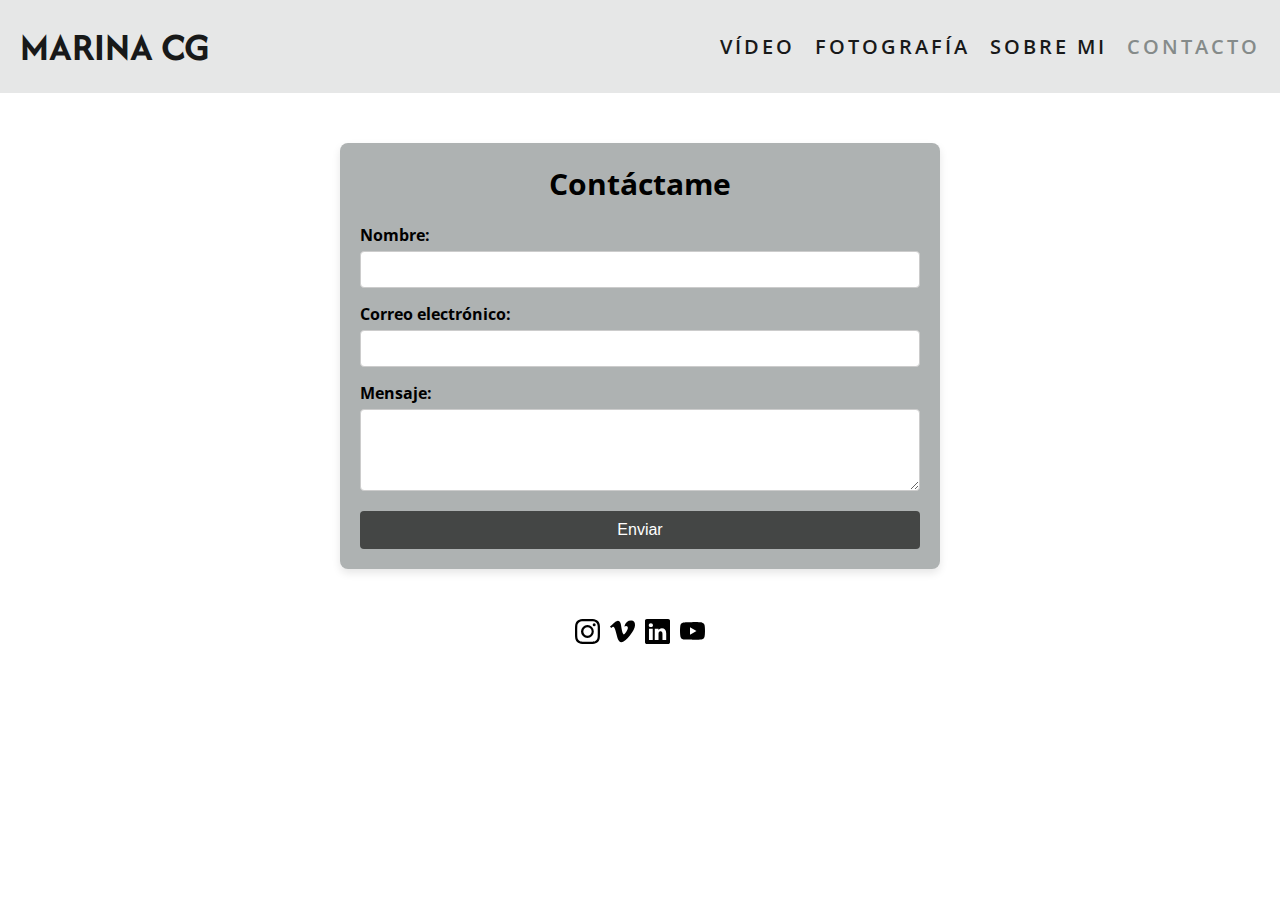
<file: contacto.html>
<!DOCTYPE html>
<html lang="en">

<head>
    <meta charset="UTF-8">
    <meta name="viewport" content="width=device-width, initial-scale=1.0">
    <title>Contacto</title>
    <link rel="stylesheet" href="css/contacto.css">
    <script src="js/contacto.js" defer></script>
    <link rel="preconnect" href="https://fonts.googleapis.com">
    <link rel="preconnect" href="https://fonts.gstatic.com" crossorigin>
    <link href="https://fonts.googleapis.com/css2?family=Open+Sans:ital,wght@0,300..800;1,300..800&display=swap"
        rel="stylesheet">
    <link rel="preconnect" href="https://fonts.googleapis.com">
    <link rel="preconnect" href="https://fonts.gstatic.com" crossorigin>
    <link href="https://fonts.googleapis.com/css2?family=Afacad+Flux:wght@100..1000&display=swap" rel="stylesheet">
</head>

<body>


    <header class="Header">
        <h1 class="Header-h1">
            <a href="index.html" title="Marina CG" class="Header-a">Marina CG</a>
        </h1>

        <button class="Header-button">
            <svg xmlns="http://www.w3.org/2000/svg" width="16" height="16" fill="currentColor" class="Header-svg"
                viewBox="0 0 16 16">
                <path fill-rule="evenodd"
                    d="M2.5 12a.5.5 0 0 1 .5-.5h10a.5.5 0 0 1 0 1H3a.5.5 0 0 1-.5-.5m0-4a.5.5 0 0 1 .5-.5h10a.5.5 0 0 1 0 1H3a.5.5 0 0 1-.5-.5m0-4a.5.5 0 0 1 .5-.5h10a.5.5 0 0 1 0 1H3a.5.5 0 0 1-.5-.5" />
            </svg>
        </button>

        <nav class="Header-nav Nav">
            <ul class="Nav-ul">
                <li class="Nav-li">
                    <a href="video.html" title="video" class="Nav-a ">Vídeo</a>
                </li>
                <li class="Nav-li">
                    <div class="Foto-div">
                        <a href="fotografia.html" title="fotografía" class="Nav-a  Foto">fotografía</a>
                        <svg xmlns="http://www.w3.org/2000/svg" width="16" height="16" fill="currentColor"
                            class="Foto-svg" viewBox="0 0 16 16">
                            <path
                                d="M7.247 11.14 2.451 5.658C1.885 5.013 2.345 4 3.204 4h9.592a1 1 0 0 1 .753 1.659l-4.796 5.48a1 1 0 0 1-1.506 0z" />
                        </svg>
                    </div>
                    <ul class="Foto-ul">
                        <li class="Foto-li">
                            <a href="gastronomia.html" title="Gastronomía" class="Foto-a">Gastronomía</a>
                        </li>
                        <li class="Foto-li">
                            <a href="espectaculos.html" title="Espectáculos" class="Foto-a">Espectáculos</a>
                        </li>
                        <li class="Foto-li">
                            <a href="urban.html" title="Urban" class="Foto-a">Urban</a>
                        </li>
                        <li class="Foto-li">
                            <a href="retrato.html" title="Retrato" class="Foto-a">Retrato</a>
                        </li>
                        <li class="Foto-li">
                            <a href="viajes.html" title="Viajes" class="Foto-a">Viajes</a>
                        </li>
                        <li class="Foto-li">
                            <a href="fotoFija.html" title="Foto fija" class="Foto-a">Foto fija</a>
                        </li>
                    </ul>
                </li>
                <li class="Nav-li">
                    <a href="sobreMi.html" title="Sobre mi" class="Nav-a">Sobre mi</a>
                </li>
                <li class="Nav-li">
                    <a href="contacto.html" title="Contacto" class="Nav-a Nav-a--color">Contacto</a>
                </li>
            </ul>
        </nav>
    </header>

    <main class="Main">

        <div class="Formulario">
            <h2 class="Formulario-h2">Contáctame</h2>
            <form action="" method="">
                <label class="Formulario-label" for="name">Nombre:</label>
                <input class="Formulario-input" type="text" id="name" name="name" required>

                <label class="Formulario-label" for="email">Correo electrónico:</label>
                <input class="Formulario-input" type="email" id="email" name="email" required>

                <label class="Formulario-label" for="message">Mensaje:</label>
                <textarea class="Formulario-textArea" id="message" name="message" rows="4" required></textarea>

                <button class="Formulario-btn" type="submit">Enviar</button>
            </form>
        </div>

    </main>

    <footer class="Footer">

        <div class="Footer-redes Redes">
            <a href="https://www.instagram.com/marinacg.visuals?utm_source=qr&igsh=ZmxsODBqcGFlZzQ=" target="_blank"
                rel="noopener noreferrer" title="Instagram" class="Redes-a">
                <svg xmlns="http://www.w3.org/2000/svg" width="16" height="16" fill="currentColor" class=""
                    viewBox="0 0 16 16">
                    <path
                        d="M8 0C5.829 0 5.556.01 4.703.048 3.85.088 3.269.222 2.76.42a3.9 3.9 0 0 0-1.417.923A3.9 3.9 0 0 0 .42 2.76C.222 3.268.087 3.85.048 4.7.01 5.555 0 5.827 0 8.001c0 2.172.01 2.444.048 3.297.04.852.174 1.433.372 1.942.205.526.478.972.923 1.417.444.445.89.719 1.416.923.51.198 1.09.333 1.942.372C5.555 15.99 5.827 16 8 16s2.444-.01 3.298-.048c.851-.04 1.434-.174 1.943-.372a3.9 3.9 0 0 0 1.416-.923c.445-.445.718-.891.923-1.417.197-.509.332-1.09.372-1.942C15.99 10.445 16 10.173 16 8s-.01-2.445-.048-3.299c-.04-.851-.175-1.433-.372-1.941a3.9 3.9 0 0 0-.923-1.417A3.9 3.9 0 0 0 13.24.42c-.51-.198-1.092-.333-1.943-.372C10.443.01 10.172 0 7.998 0zm-.717 1.442h.718c2.136 0 2.389.007 3.232.046.78.035 1.204.166 1.486.275.373.145.64.319.92.599s.453.546.598.92c.11.281.24.705.275 1.485.039.843.047 1.096.047 3.231s-.008 2.389-.047 3.232c-.035.78-.166 1.203-.275 1.485a2.5 2.5 0 0 1-.599.919c-.28.28-.546.453-.92.598-.28.11-.704.24-1.485.276-.843.038-1.096.047-3.232.047s-2.39-.009-3.233-.047c-.78-.036-1.203-.166-1.485-.276a2.5 2.5 0 0 1-.92-.598 2.5 2.5 0 0 1-.6-.92c-.109-.281-.24-.705-.275-1.485-.038-.843-.046-1.096-.046-3.233s.008-2.388.046-3.231c.036-.78.166-1.204.276-1.486.145-.373.319-.64.599-.92s.546-.453.92-.598c.282-.11.705-.24 1.485-.276.738-.034 1.024-.044 2.515-.045zm4.988 1.328a.96.96 0 1 0 0 1.92.96.96 0 0 0 0-1.92m-4.27 1.122a4.109 4.109 0 1 0 0 8.217 4.109 4.109 0 0 0 0-8.217m0 1.441a2.667 2.667 0 1 1 0 5.334 2.667 2.667 0 0 1 0-5.334" />
                </svg>
            </a>
            <a href="https://vimeo.com/user233237655" target="_blank" rel="noopener noreferrer" title="Vimeo"
                class="Redes-a">
                <svg xmlns="http://www.w3.org/2000/svg" width="16" height="16" fill="currentColor" class=""
                    viewBox="0 0 16 16">
                    <path
                        d="M15.992 4.204q-.106 2.334-3.262 6.393-3.263 4.243-5.522 4.243-1.4 0-2.367-2.583L3.55 7.523Q2.83 4.939 2.007 4.94q-.178.001-1.254.754L0 4.724a210 210 0 0 0 2.334-2.081q1.581-1.364 2.373-1.437 1.865-.185 2.298 2.553.466 2.952.646 3.666.54 2.447 1.186 2.445.5 0 1.508-1.587 1.006-1.587 1.077-2.415.144-1.37-1.077-1.37a3 3 0 0 0-1.185.261q1.183-3.86 4.508-3.756 2.466.075 2.324 3.2z" />
                </svg>
            </a>
            <a href="https://www.linkedin.com/in/marinacardonagallego/" target="_blank" rel="noopener noreferrer"
                title="Linkedin" class="Redes-a">
                <svg xmlns="http://www.w3.org/2000/svg" width="16" height="16" fill="currentColor" class=""
                    viewBox="0 0 16 16">
                    <path
                        d="M0 1.146C0 .513.526 0 1.175 0h13.65C15.474 0 16 .513 16 1.146v13.708c0 .633-.526 1.146-1.175 1.146H1.175C.526 16 0 15.487 0 14.854zm4.943 12.248V6.169H2.542v7.225zm-1.2-8.212c.837 0 1.358-.554 1.358-1.248-.015-.709-.52-1.248-1.342-1.248S2.4 3.226 2.4 3.934c0 .694.521 1.248 1.327 1.248zm4.908 8.212V9.359c0-.216.016-.432.08-.586.173-.431.568-.878 1.232-.878.869 0 1.216.662 1.216 1.634v3.865h2.401V9.25c0-2.22-1.184-3.252-2.764-3.252-1.274 0-1.845.7-2.165 1.193v.025h-.016l.016-.025V6.169h-2.4c.03.678 0 7.225 0 7.225z" />
                </svg>
            </a>
            <a href="https://www.youtube.com/@marinacardona1668" target="_blank" rel="noopener noreferrer"
                title="Youtube" class="Redes-a">
                <svg xmlns="http://www.w3.org/2000/svg" width="16" height="16" fill="currentColor" class="bi bi-youtube"
                    viewBox="0 0 16 16">
                    <path
                        d="M8.051 1.999h.089c.822.003 4.987.033 6.11.335a2.01 2.01 0 0 1 1.415 1.42c.101.38.172.883.22 1.402l.01.104.022.26.008.104c.065.914.073 1.77.074 1.957v.075c-.001.194-.01 1.108-.082 2.06l-.008.105-.009.104c-.05.572-.124 1.14-.235 1.558a2.01 2.01 0 0 1-1.415 1.42c-1.16.312-5.569.334-6.18.335h-.142c-.309 0-1.587-.006-2.927-.052l-.17-.006-.087-.004-.171-.007-.171-.007c-1.11-.049-2.167-.128-2.654-.26a2.01 2.01 0 0 1-1.415-1.419c-.111-.417-.185-.986-.235-1.558L.09 9.82l-.008-.104A31 31 0 0 1 0 7.68v-.123c.002-.215.01-.958.064-1.778l.007-.103.003-.052.008-.104.022-.26.01-.104c.048-.519.119-1.023.22-1.402a2.01 2.01 0 0 1 1.415-1.42c.487-.13 1.544-.21 2.654-.26l.17-.007.172-.006.086-.003.171-.007A100 100 0 0 1 7.858 2zM6.4 5.209v4.818l4.157-2.408z" />
                </svg>
            </a>

        </div>


    </footer>

</body>

</html>
</file>
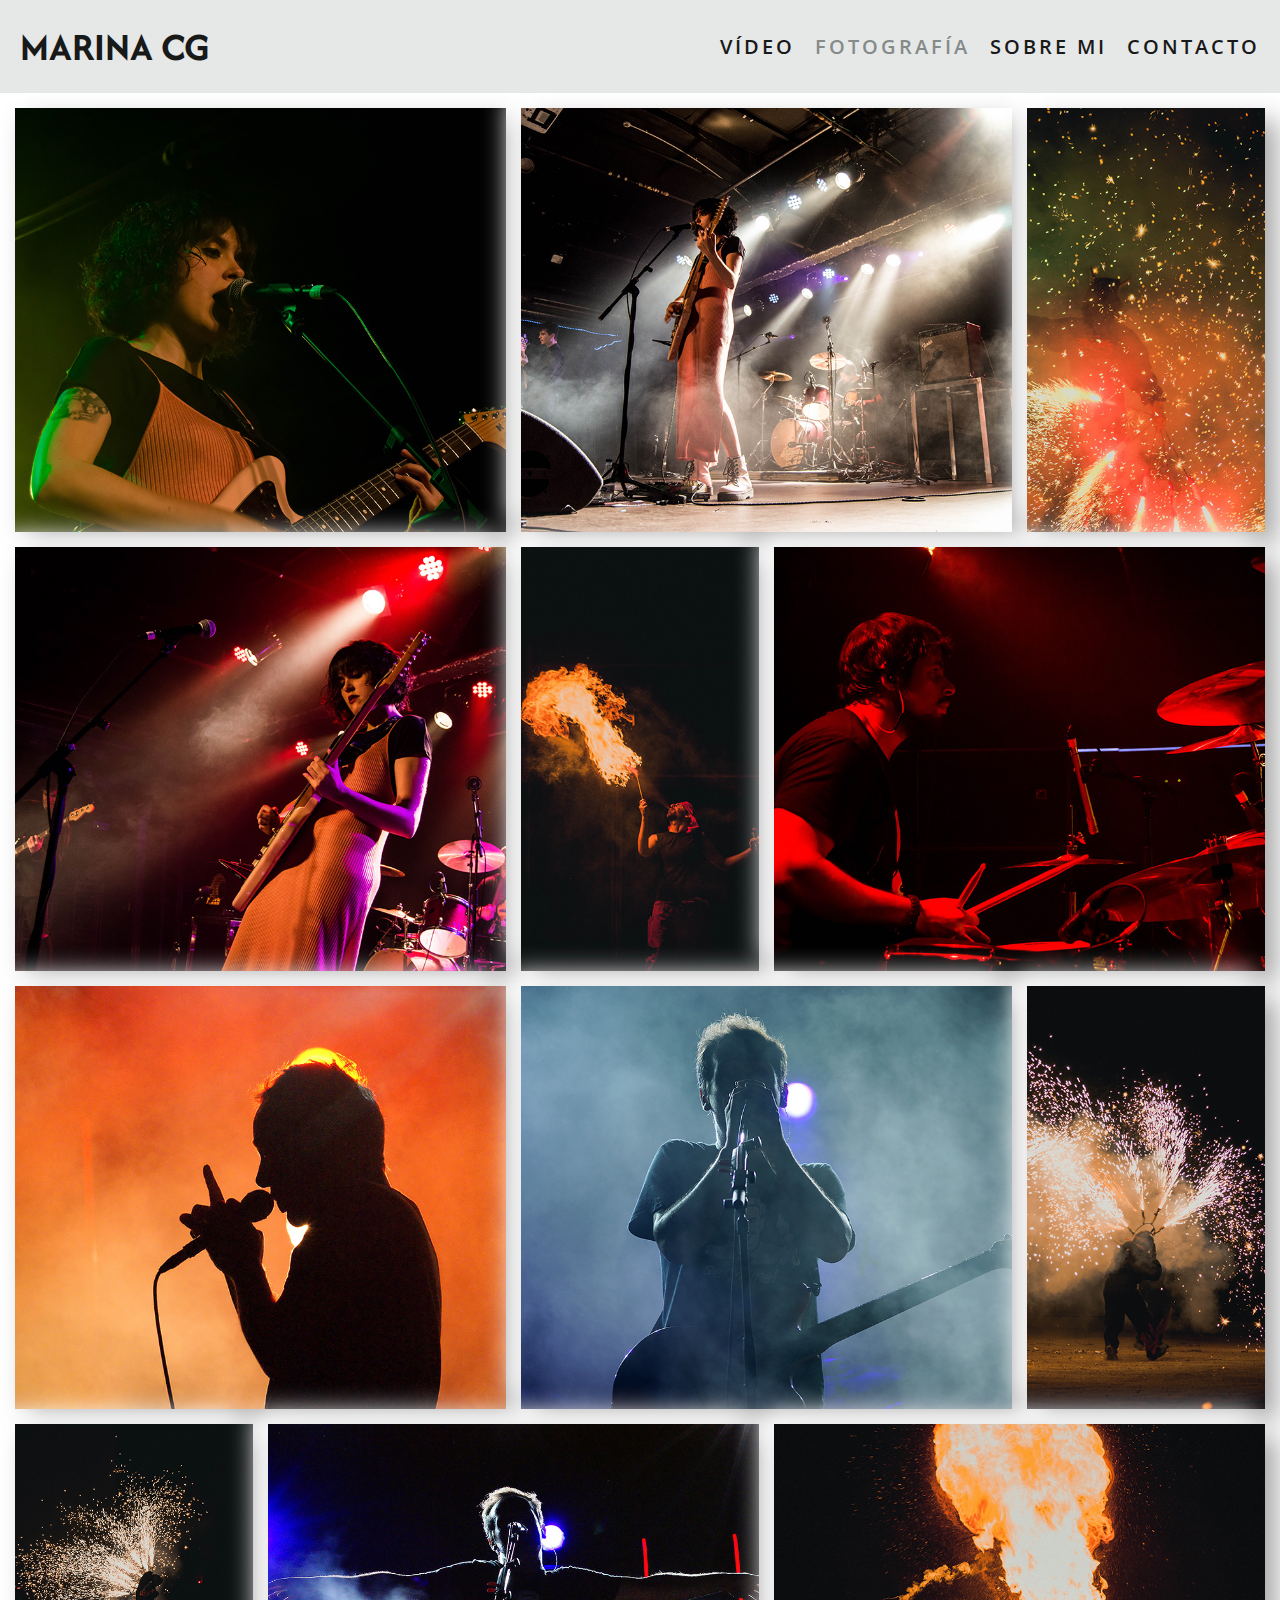
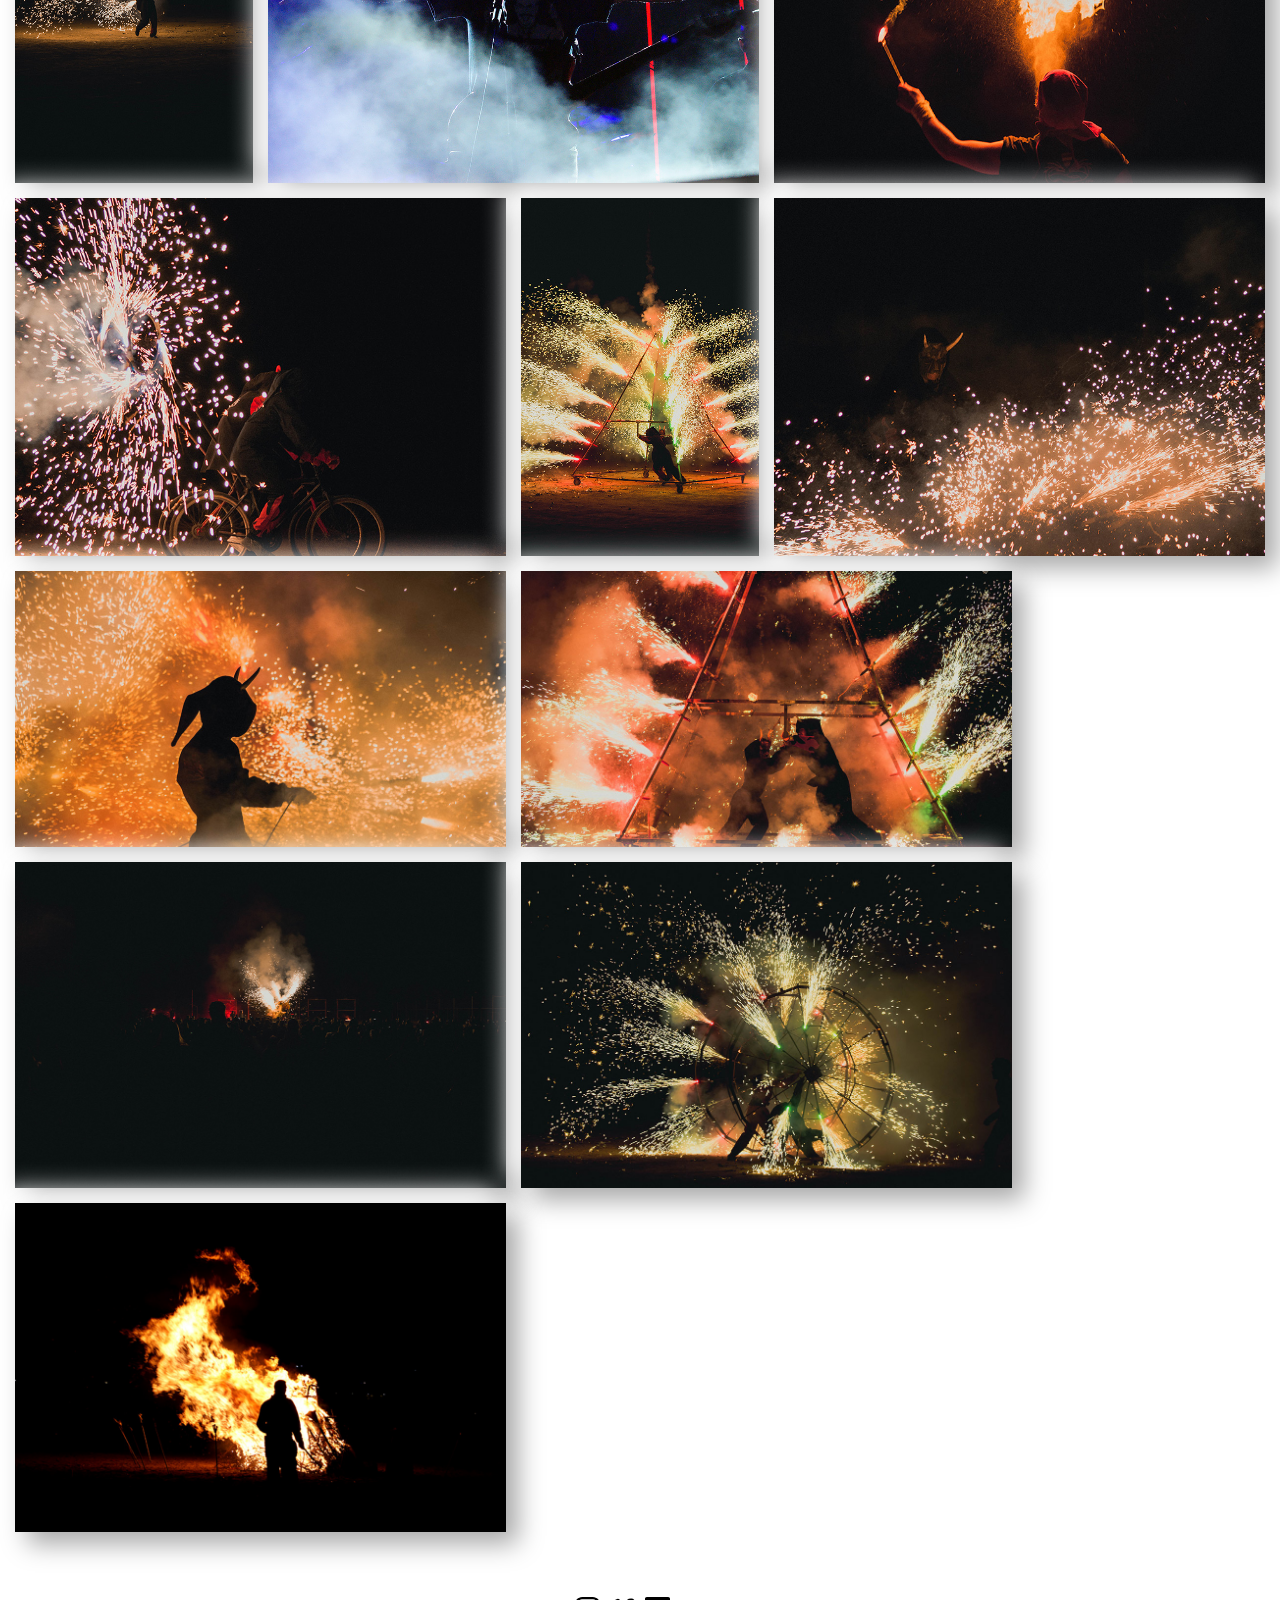
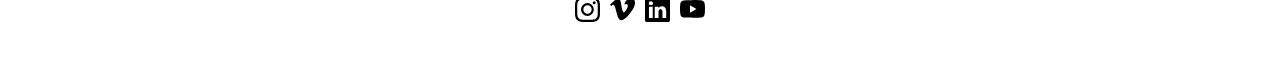
<file: espectaculos.html>
<!DOCTYPE html>
<html lang="en">

<head>
    <meta charset="UTF-8">
    <meta name="viewport" content="width=device-width, initial-scale=1.0">
    <title>Espectaculos</title>
    <link rel="stylesheet" href="css/espectaculos.css">
    <script src="js/espectaculos.js" defer></script>
    <link rel="preconnect" href="https://fonts.googleapis.com">
    <link rel="preconnect" href="https://fonts.gstatic.com" crossorigin>
    <link href="https://fonts.googleapis.com/css2?family=Open+Sans:ital,wght@0,300..800;1,300..800&display=swap"
        rel="stylesheet">
    <link rel="preconnect" href="https://fonts.googleapis.com">
    <link rel="preconnect" href="https://fonts.gstatic.com" crossorigin>
    <link href="https://fonts.googleapis.com/css2?family=Afacad+Flux:wght@100..1000&display=swap" rel="stylesheet">
</head>

<body>


    <header class="Header">
        <h1 class="Header-h1">
            <a href="index.html" title="Marina CG" class="Header-a">Marina CG</a>
        </h1>

        <button class="Header-button">
            <svg xmlns="http://www.w3.org/2000/svg" width="16" height="16" fill="currentColor" class="Header-svg"
                viewBox="0 0 16 16">
                <path fill-rule="evenodd"
                    d="M2.5 12a.5.5 0 0 1 .5-.5h10a.5.5 0 0 1 0 1H3a.5.5 0 0 1-.5-.5m0-4a.5.5 0 0 1 .5-.5h10a.5.5 0 0 1 0 1H3a.5.5 0 0 1-.5-.5m0-4a.5.5 0 0 1 .5-.5h10a.5.5 0 0 1 0 1H3a.5.5 0 0 1-.5-.5" />
            </svg>

        </button>

        <nav class="Header-nav Nav">
            <ul class="Nav-ul">
                <li class="Nav-li">
                    <a href="video.html" title="video" class="Nav-a">Vídeo</a>
                </li>
                <li class="Nav-li">
                    <div class="Foto-div">
                        <a href="fotografia.html" title="fotografía" class="Nav-a Nav-a--color Foto">fotografía</a>
                        <svg xmlns="http://www.w3.org/2000/svg" width="16" height="16" fill="currentColor"
                            class="Foto-svg" viewBox="0 0 16 16">
                            <path
                                d="M7.247 11.14 2.451 5.658C1.885 5.013 2.345 4 3.204 4h9.592a1 1 0 0 1 .753 1.659l-4.796 5.48a1 1 0 0 1-1.506 0z" />
                        </svg>
                    </div>
                    <ul class="Foto-ul">
                        <li class="Foto-li">
                            <a href="gastronomia.html" title="Gastronomía" class="Foto-a">Gastronomía</a>
                        </li>
                        <li class="Foto-li">
                            <a href="espectaculos.html" title="Espectáculos" class="Foto-a">Espectáculos</a>
                        </li>
                        <li class="Foto-li">
                            <a href="urban.html" title="Urban" class="Foto-a">Urban</a>
                        </li>
                        <li class="Foto-li">
                            <a href="retrato.html" title="Retrato" class="Foto-a">Retrato</a>
                        </li>
                        <li class="Foto-li">
                            <a href="viajes.html" title="Viajes" class="Foto-a">Viajes</a>
                        </li>
                        <li class="Foto-li">
                            <a href="fotoFija.html" title="Foto fija" class="Foto-a">Foto fija</a>
                        </li>
                    </ul>
                </li>
                <li class="Nav-li">
                    <a href="sobreMi.html" title="Sobre mi" class="Nav-a">Sobre mi</a>
                </li>
                <li class="Nav-li">
                    <a href="contacto.html" title="Contacto" class="Nav-a">Contacto</a>
                </li>
            </ul>
        </nav>
    </header>

    <main class="Main">
        <section class="Section">

            <img src="assets/espectaculos/DSC0015.jpg" alt="cantante primer plano" class="Section-imgY">
            <img src="assets/espectaculos/DSC0053.jpg" alt="cantante desde abajo" class="Section-imgY">
            <img src="assets/espectaculos/DSC02938v.jpg" alt="senyors del foc" class="Section-imgX">
            <img src="assets/espectaculos/DSC0165.jpg" alt="solo bajo" class="Section-imgY">
            <img src="assets/espectaculos/DSC02944v.jpg" alt="fuego" class="Section-imgX">
            <img src="assets/espectaculos/DSC0187.jpg" alt="bateria" class="Section-imgY">
            <img loading="lazy" src="assets/espectaculos/DSC00589copiaflickr.jpg" alt="cantante hombre"
                class="Section-imgY">
            <img loading="lazy" src="assets/espectaculos/DSC00639copia.jpg" alt="Santi" class="Section-imgY">
            <img loading="lazy" src="assets/espectaculos/DSC02969v.jpg" alt="fuego en la cabeza" class="Section-imgX">
            <img loading="lazy" src="assets/espectaculos/DSC0044v.jpg" alt="fuego en la espalda" class="Section-imgX">
            <img loading="lazy" src="assets/espectaculos/DSC00688copia.jpg" alt="santi brazos abiertos"
                class="Section-imgY">
            <img loading="lazy" src="assets/espectaculos/DSC02879.jpg" alt="escupir fuego" class="Section-imgY">
            <img loading="lazy" src="assets/espectaculos/DSC02881.jpg" alt="bicicleta en fuego" class="Section-imgY">
            <img loading="lazy" src="assets/espectaculos/DSC0057v.jpg" alt="piramide de fuego" class="Section-imgX">
            <img loading="lazy" src="assets/espectaculos/DSC02933.jpg" alt="diablo" class="Section-imgY">
            <img loading="lazy" src="assets/espectaculos/DSC02941.jpg" alt="diablo ardiendo" class="Section-imgY">
            <img loading="lazy" src="assets/espectaculos/DSC02963.jpg" alt="piramide en llamas" class="Section-imgY">
            <img loading="lazy" src="assets/espectaculos/DSC0028.jpg" alt="publico" class="Section-imgY">
            <img loading="lazy" src="assets/espectaculos/DSC0039.jpg" alt="rueda de fuego" class="Section-imgY">
            <img loading="lazy" src="assets/espectaculos/lifeburns.jpg" alt="fuego de San Juan" class="Section-imgY">

        </section>
    </main>

    <footer class="Footer">

        <div class="Footer-redes Redes">
            <a href="https://www.instagram.com/marinacg.visuals?utm_source=qr&igsh=ZmxsODBqcGFlZzQ=" target="_blank"
                rel="noopener noreferrer" title="Instagram" class="Redes-a">
                <svg xmlns="http://www.w3.org/2000/svg" width="16" height="16" fill="currentColor" class=""
                    viewBox="0 0 16 16">
                    <path
                        d="M8 0C5.829 0 5.556.01 4.703.048 3.85.088 3.269.222 2.76.42a3.9 3.9 0 0 0-1.417.923A3.9 3.9 0 0 0 .42 2.76C.222 3.268.087 3.85.048 4.7.01 5.555 0 5.827 0 8.001c0 2.172.01 2.444.048 3.297.04.852.174 1.433.372 1.942.205.526.478.972.923 1.417.444.445.89.719 1.416.923.51.198 1.09.333 1.942.372C5.555 15.99 5.827 16 8 16s2.444-.01 3.298-.048c.851-.04 1.434-.174 1.943-.372a3.9 3.9 0 0 0 1.416-.923c.445-.445.718-.891.923-1.417.197-.509.332-1.09.372-1.942C15.99 10.445 16 10.173 16 8s-.01-2.445-.048-3.299c-.04-.851-.175-1.433-.372-1.941a3.9 3.9 0 0 0-.923-1.417A3.9 3.9 0 0 0 13.24.42c-.51-.198-1.092-.333-1.943-.372C10.443.01 10.172 0 7.998 0zm-.717 1.442h.718c2.136 0 2.389.007 3.232.046.78.035 1.204.166 1.486.275.373.145.64.319.92.599s.453.546.598.92c.11.281.24.705.275 1.485.039.843.047 1.096.047 3.231s-.008 2.389-.047 3.232c-.035.78-.166 1.203-.275 1.485a2.5 2.5 0 0 1-.599.919c-.28.28-.546.453-.92.598-.28.11-.704.24-1.485.276-.843.038-1.096.047-3.232.047s-2.39-.009-3.233-.047c-.78-.036-1.203-.166-1.485-.276a2.5 2.5 0 0 1-.92-.598 2.5 2.5 0 0 1-.6-.92c-.109-.281-.24-.705-.275-1.485-.038-.843-.046-1.096-.046-3.233s.008-2.388.046-3.231c.036-.78.166-1.204.276-1.486.145-.373.319-.64.599-.92s.546-.453.92-.598c.282-.11.705-.24 1.485-.276.738-.034 1.024-.044 2.515-.045zm4.988 1.328a.96.96 0 1 0 0 1.92.96.96 0 0 0 0-1.92m-4.27 1.122a4.109 4.109 0 1 0 0 8.217 4.109 4.109 0 0 0 0-8.217m0 1.441a2.667 2.667 0 1 1 0 5.334 2.667 2.667 0 0 1 0-5.334" />
                </svg>
            </a>
            <a href="https://vimeo.com/user233237655" target="_blank" rel="noopener noreferrer" title="Vimeo"
                class="Redes-a">
                <svg xmlns="http://www.w3.org/2000/svg" width="16" height="16" fill="currentColor" class=""
                    viewBox="0 0 16 16">
                    <path
                        d="M15.992 4.204q-.106 2.334-3.262 6.393-3.263 4.243-5.522 4.243-1.4 0-2.367-2.583L3.55 7.523Q2.83 4.939 2.007 4.94q-.178.001-1.254.754L0 4.724a210 210 0 0 0 2.334-2.081q1.581-1.364 2.373-1.437 1.865-.185 2.298 2.553.466 2.952.646 3.666.54 2.447 1.186 2.445.5 0 1.508-1.587 1.006-1.587 1.077-2.415.144-1.37-1.077-1.37a3 3 0 0 0-1.185.261q1.183-3.86 4.508-3.756 2.466.075 2.324 3.2z" />
                </svg>
            </a>
            <a href="https://www.linkedin.com/in/marinacardonagallego/" target="_blank" rel="noopener noreferrer"
                title="Linkedin" class="Redes-a">
                <svg xmlns="http://www.w3.org/2000/svg" width="16" height="16" fill="currentColor" class=""
                    viewBox="0 0 16 16">
                    <path
                        d="M0 1.146C0 .513.526 0 1.175 0h13.65C15.474 0 16 .513 16 1.146v13.708c0 .633-.526 1.146-1.175 1.146H1.175C.526 16 0 15.487 0 14.854zm4.943 12.248V6.169H2.542v7.225zm-1.2-8.212c.837 0 1.358-.554 1.358-1.248-.015-.709-.52-1.248-1.342-1.248S2.4 3.226 2.4 3.934c0 .694.521 1.248 1.327 1.248zm4.908 8.212V9.359c0-.216.016-.432.08-.586.173-.431.568-.878 1.232-.878.869 0 1.216.662 1.216 1.634v3.865h2.401V9.25c0-2.22-1.184-3.252-2.764-3.252-1.274 0-1.845.7-2.165 1.193v.025h-.016l.016-.025V6.169h-2.4c.03.678 0 7.225 0 7.225z" />
                </svg>
            </a>
            <a href="https://www.youtube.com/@marinacardona1668" target="_blank" rel="noopener noreferrer"
                title="Youtube" class="Redes-a">
                <svg xmlns="http://www.w3.org/2000/svg" width="16" height="16" fill="currentColor" class="bi bi-youtube"
                    viewBox="0 0 16 16">
                    <path
                        d="M8.051 1.999h.089c.822.003 4.987.033 6.11.335a2.01 2.01 0 0 1 1.415 1.42c.101.38.172.883.22 1.402l.01.104.022.26.008.104c.065.914.073 1.77.074 1.957v.075c-.001.194-.01 1.108-.082 2.06l-.008.105-.009.104c-.05.572-.124 1.14-.235 1.558a2.01 2.01 0 0 1-1.415 1.42c-1.16.312-5.569.334-6.18.335h-.142c-.309 0-1.587-.006-2.927-.052l-.17-.006-.087-.004-.171-.007-.171-.007c-1.11-.049-2.167-.128-2.654-.26a2.01 2.01 0 0 1-1.415-1.419c-.111-.417-.185-.986-.235-1.558L.09 9.82l-.008-.104A31 31 0 0 1 0 7.68v-.123c.002-.215.01-.958.064-1.778l.007-.103.003-.052.008-.104.022-.26.01-.104c.048-.519.119-1.023.22-1.402a2.01 2.01 0 0 1 1.415-1.42c.487-.13 1.544-.21 2.654-.26l.17-.007.172-.006.086-.003.171-.007A100 100 0 0 1 7.858 2zM6.4 5.209v4.818l4.157-2.408z" />
                </svg>
            </a>

        </div>


    </footer>

    <div class="Lightbox-X">
        <button class="Lightbox-X-button">
            <svg xmlns="http://www.w3.org/2000/svg" fill="currentColor" class="Lightbox-X-svg" viewBox="0 0 16 16">
                <path
                    d="M2.146 2.854a.5.5 0 1 1 .708-.708L8 7.293l5.146-5.147a.5.5 0 0 1 .708.708L8.707 8l5.147 5.146a.5.5 0 0 1-.708.708L8 8.707l-5.146 5.147a.5.5 0 0 1-.708-.708L7.293 8z" />
            </svg>
        </button>
        <div class="Lightbox-X-div">
            <img class="Lightbox-X-img" alt="imagen lightbox">
        </div>

    </div>

    <div class="Lightbox-Y">
        <button class="Lightbox-Y-button">
            <svg xmlns="http://www.w3.org/2000/svg" fill="currentColor" class="Lightbox-Y-svg" viewBox="0 0 16 16">
                <path
                    d="M2.146 2.854a.5.5 0 1 1 .708-.708L8 7.293l5.146-5.147a.5.5 0 0 1 .708.708L8.707 8l5.147 5.146a.5.5 0 0 1-.708.708L8 8.707l-5.146 5.147a.5.5 0 0 1-.708-.708L7.293 8z" />
            </svg>
        </button>
        <div class="Lightbox-Y-div">
            <img class="Lightbox-Y-img" alt="imagen lightbox">
        </div>

    </div>





</body>

</html>
</file>
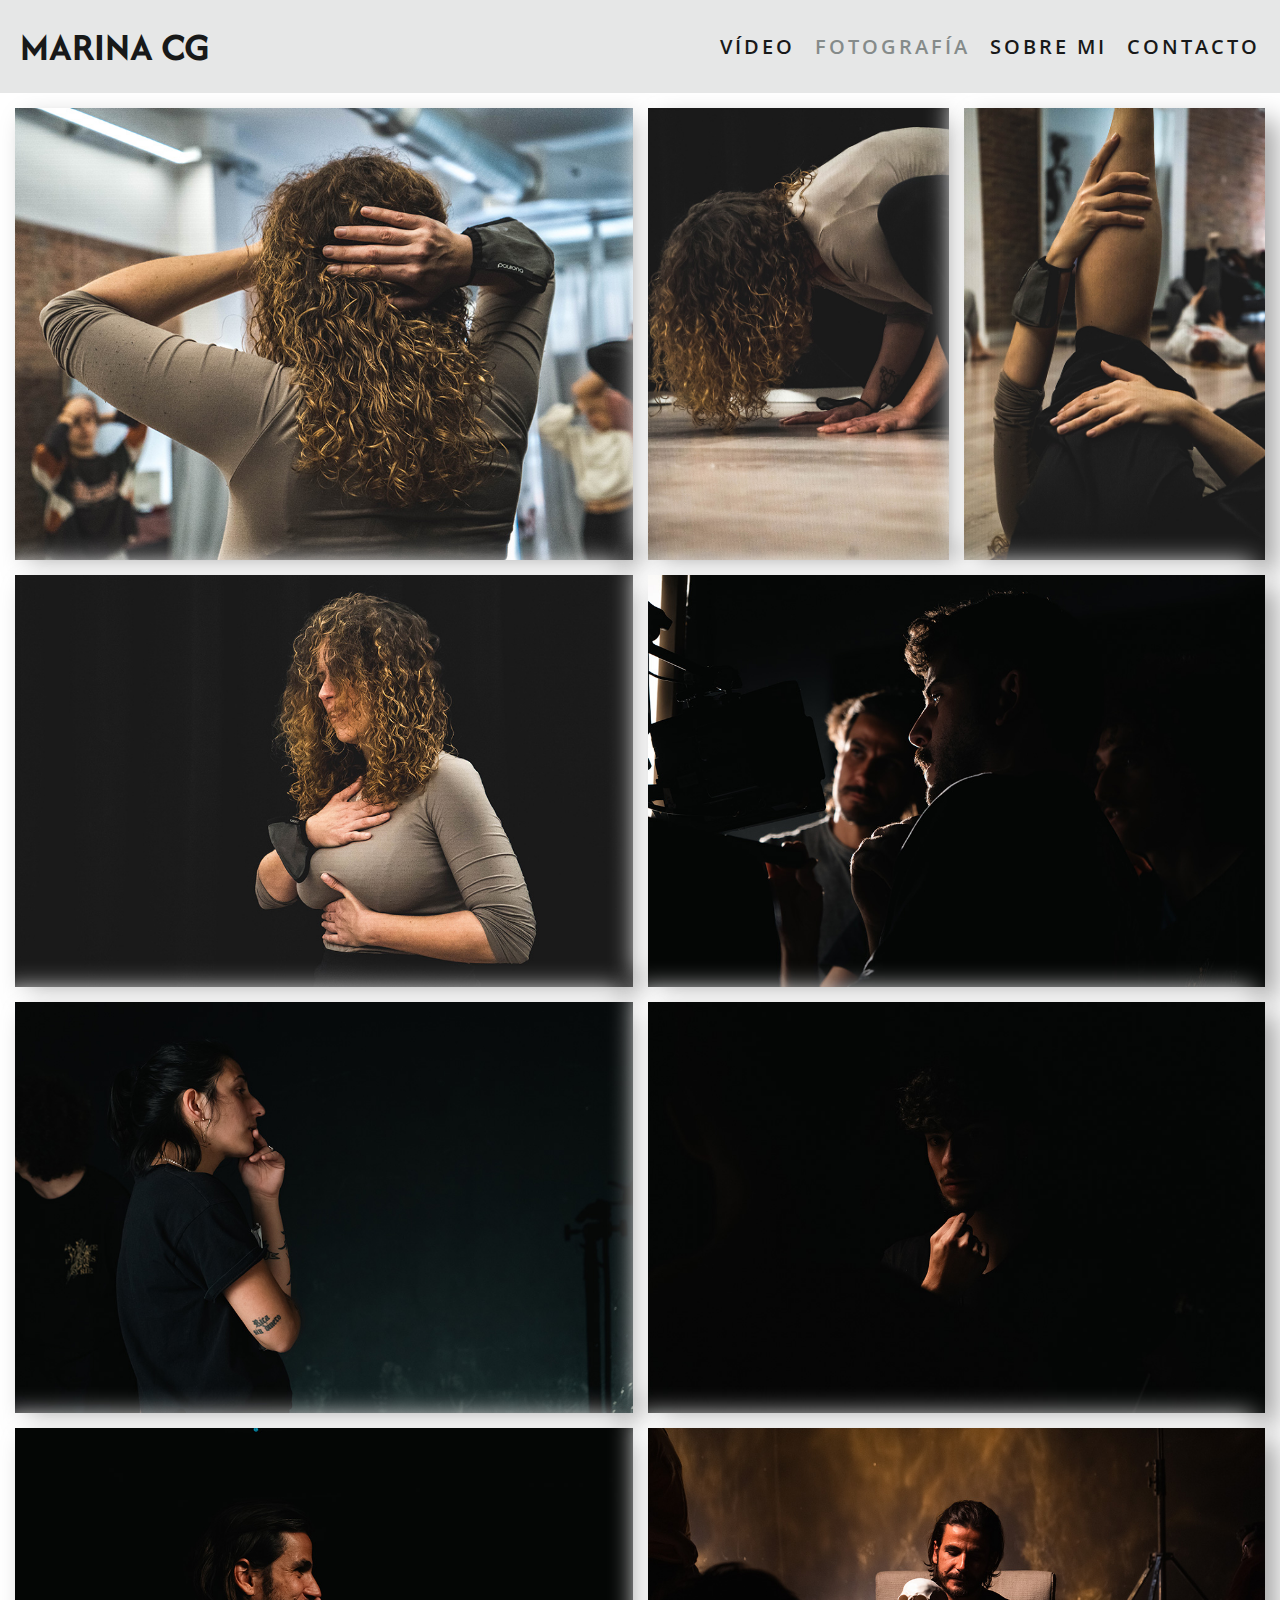
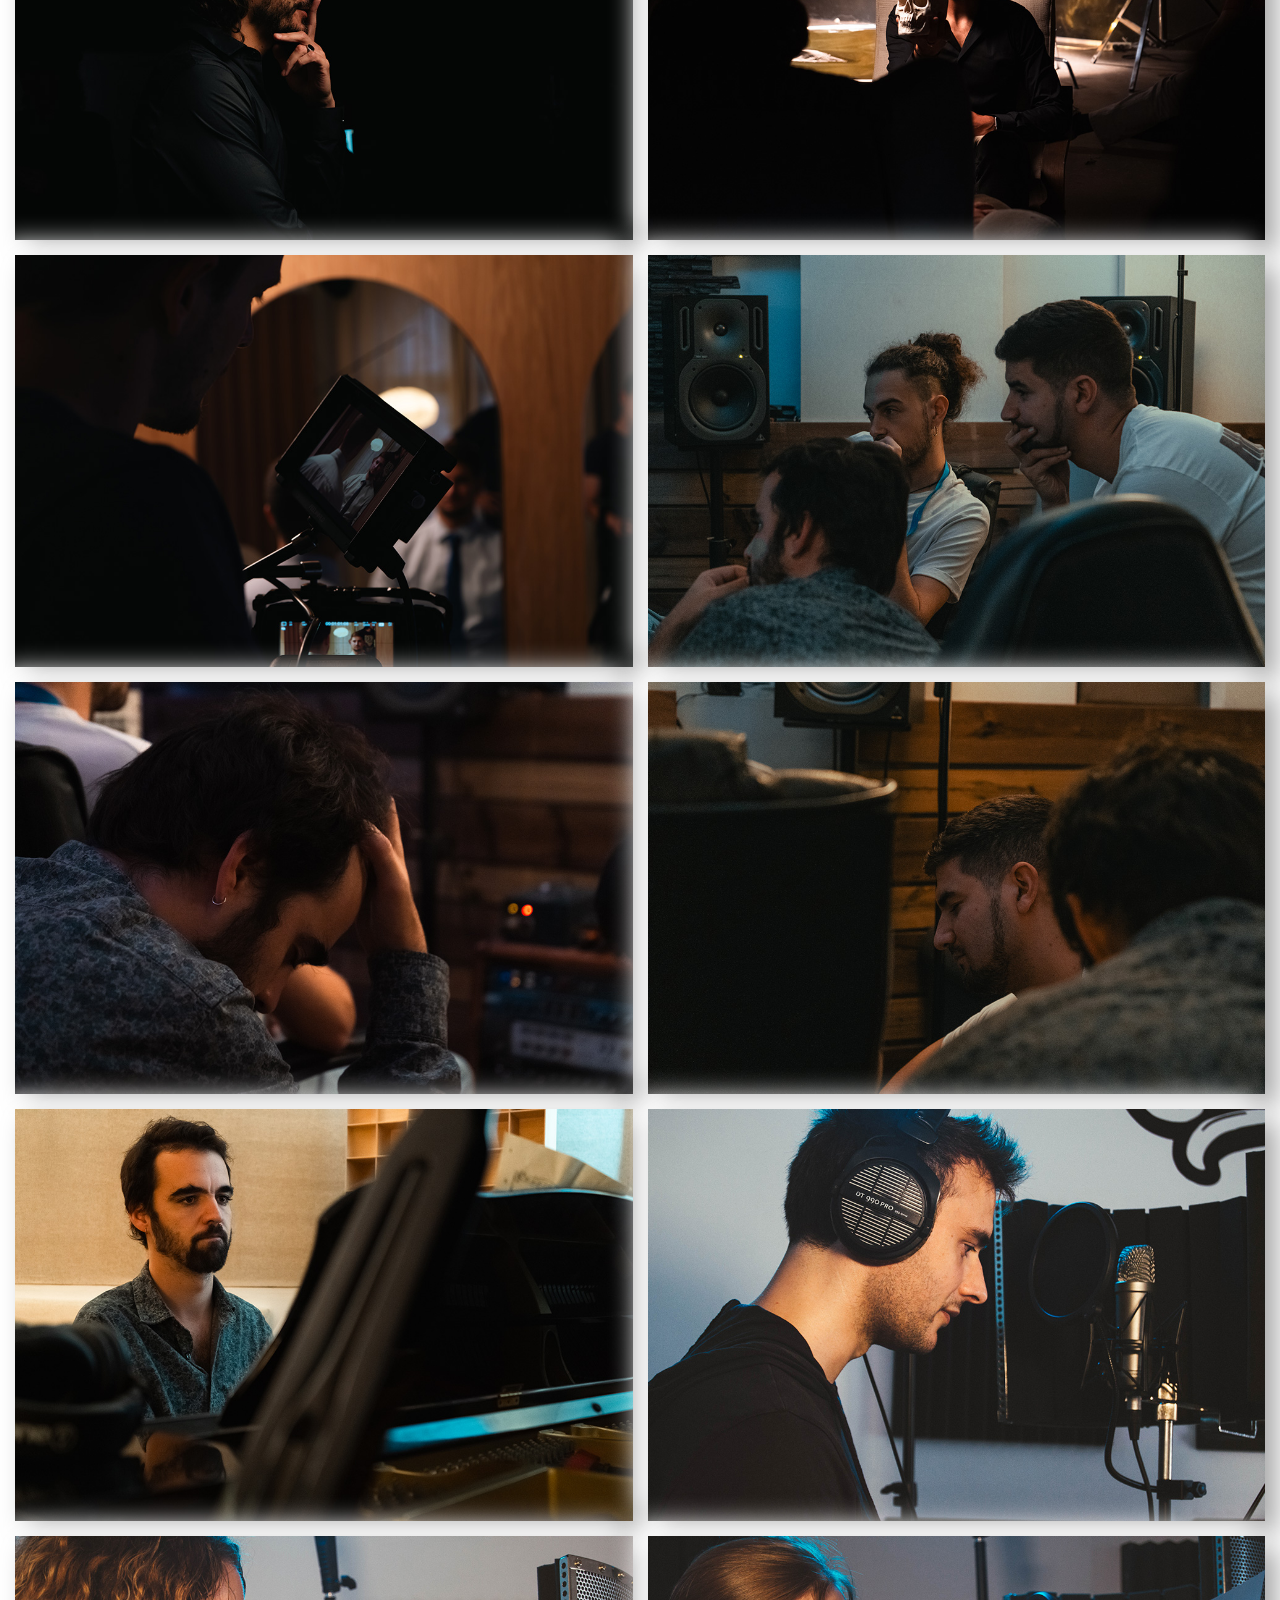
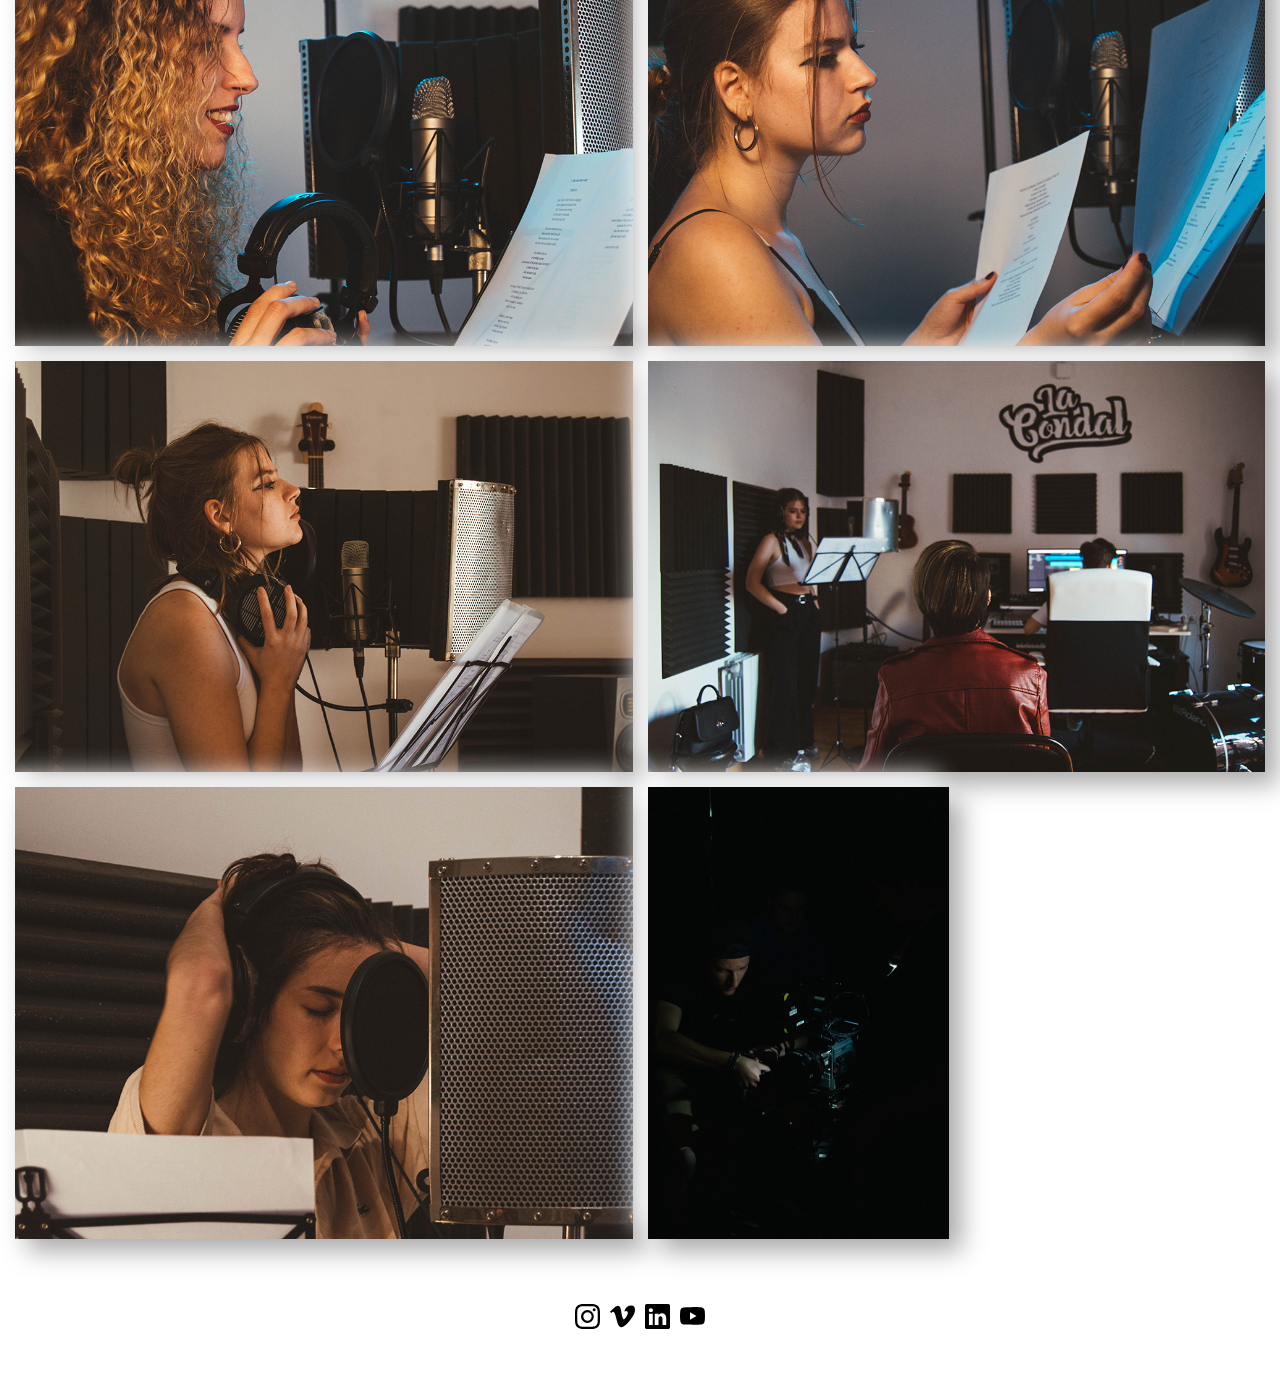
<file: fotoFija.html>
<!DOCTYPE html>
<html lang="en">

<head>
    <meta charset="UTF-8">
    <meta name="viewport" content="width=device-width, initial-scale=1.0">
    <title>Foto fija</title>
    <link rel="stylesheet" href="css/fotoFija.css">
    <script src="js/fotoFija.js" defer></script>
    <link rel="preconnect" href="https://fonts.googleapis.com">
    <link rel="preconnect" href="https://fonts.gstatic.com" crossorigin>
    <link href="https://fonts.googleapis.com/css2?family=Open+Sans:ital,wght@0,300..800;1,300..800&display=swap"
        rel="stylesheet">
    <link rel="preconnect" href="https://fonts.googleapis.com">
    <link rel="preconnect" href="https://fonts.gstatic.com" crossorigin>
    <link href="https://fonts.googleapis.com/css2?family=Afacad+Flux:wght@100..1000&display=swap" rel="stylesheet">
</head>

<body>


    <header class="Header">
        <h1 class="Header-h1">
            <a href="index.html" title="Marina CG" class="Header-a">Marina CG</a>
        </h1>

        <button class="Header-button">
            <svg xmlns="http://www.w3.org/2000/svg" width="16" height="16" fill="currentColor" class="Header-svg"
                viewBox="0 0 16 16">
                <path fill-rule="evenodd"
                    d="M2.5 12a.5.5 0 0 1 .5-.5h10a.5.5 0 0 1 0 1H3a.5.5 0 0 1-.5-.5m0-4a.5.5 0 0 1 .5-.5h10a.5.5 0 0 1 0 1H3a.5.5 0 0 1-.5-.5m0-4a.5.5 0 0 1 .5-.5h10a.5.5 0 0 1 0 1H3a.5.5 0 0 1-.5-.5" />
            </svg>

        </button>

        <nav class="Header-nav Nav">
            <ul class="Nav-ul">
                <li class="Nav-li">
                    <a href="video.html" title="video" class="Nav-a">Vídeo</a>
                </li>
                <li class="Nav-li">
                    <div class="Foto-div">
                        <a href="fotografia.html" title="fotografía" class="Nav-a Nav-a--color Foto">fotografía</a>
                        <svg xmlns="http://www.w3.org/2000/svg" width="16" height="16" fill="currentColor"
                            class="Foto-svg" viewBox="0 0 16 16">
                            <path
                                d="M7.247 11.14 2.451 5.658C1.885 5.013 2.345 4 3.204 4h9.592a1 1 0 0 1 .753 1.659l-4.796 5.48a1 1 0 0 1-1.506 0z" />
                        </svg>
                    </div>
                    <ul class="Foto-ul">
                        <li class="Foto-li">
                            <a href="gastronomia.html" title="Gastronomía" class="Foto-a">Gastronomía</a>
                        </li>
                        <li class="Foto-li">
                            <a href="espectaculos.html" title="Espectáculos" class="Foto-a">Espectáculos</a>
                        </li>
                        <li class="Foto-li">
                            <a href="urban.html" title="Urban" class="Foto-a">Urban</a>
                        </li>
                        <li class="Foto-li">
                            <a href="retrato.html" title="Retrato" class="Foto-a">Retrato</a>
                        </li>
                        <li class="Foto-li">
                            <a href="viajes.html" title="Viajes" class="Foto-a">Viajes</a>
                        </li>
                        <li class="Foto-li">
                            <a href="fotoFija.html" title="Foto fija" class="Foto-a">Foto fija</a>
                        </li>
                    </ul>
                </li>
                <li class="Nav-li">
                    <a href="sobreMi.html" title="Sobre mi" class="Nav-a">Sobre mi</a>
                </li>
                <li class="Nav-li">
                    <a href="contacto.html" title="Contacto" class="Nav-a">Contacto</a>
                </li>
            </ul>
        </nav>
    </header>

    <main class="Main">
        <section class="Section">

            <img src="assets/fotofija/DSC3226.jpg" alt="estiramiento" class="Section-imgY">
            <img src="assets/fotofija/DSC3237v.jpg" alt="yoga" class="Section-imgX">
            <img src="assets/fotofija/DSC3252v.jpg" alt="pierna estirada" class="Section-imgX">
            <img src="assets/fotofija/DSC3240.jpg" alt="palpitaciones" class="Section-imgY">
            <img loading="lazy" src="assets/fotofija/DSC5310.jpg" alt="atentos en clase" class="Section-imgY">
            <img loading="lazy" src="assets/fotofija/DSC5398.jpg" alt="chica pensando" class="Section-imgY">
            <img loading="lazy" src="assets/fotofija/DSC5550.jpg" alt="chico mirandose en el espejo"
                class="Section-imgY">
            <img loading="lazy" src="assets/fotofija/DSC5592.jpg" alt="profe atento" class="Section-imgY">
            <img loading="lazy" src="assets/fotofija/DSC5632.jpg" alt="actor preparado" class="Section-imgY">
            <img loading="lazy" src="assets/fotofija/DSC5852.jpg" alt="camara de video" class="Section-imgY">
            <img loading="lazy" src="assets/fotofija/DSC06597.jpg" alt="alumnos atentos" class="Section-imgY">
            <img loading="lazy" src="assets/fotofija/DSC06646.jpg" alt="alumno preocupado" class="Section-imgY">
            <img loading="lazy" src="assets/fotofija/DSC06650.jpg" alt="alumno dormido" class="Section-imgY">
            <img loading="lazy" src="assets/fotofija/DSC06665.jpg" alt="tocando el piano" class="Section-imgY">
            <img loading="lazy" src="assets/fotofija/DSC0107.jpg" alt="cantante" class="Section-imgY">
            <img loading="lazy" src="assets/fotofija/DSC0175.jpg" alt="cantante" class="Section-imgY">
            <img loading="lazy" src="assets/fotofija/DSC0249.jpg" alt="chica cantando" class="Section-imgY">
            <img loading="lazy" src="assets/fotofija/DSC0351.jpg" alt="aprendiendo la letra de la cancion"
                class="Section-imgY">
            <img loading="lazy" src="assets/fotofija/DSC0423.jpg" alt="ensayo" class="Section-imgY">
            <img loading="lazy" src="assets/fotofija/DSC0494.jpg" alt="chica apretando el moño" class="Section-imgY">
            <img loading="lazy" src="assets/fotofija/DSC5480v.jpg" alt="calibrando la camara" class="Section-imgX">

        </section>
    </main>

    <footer class="Footer">

        <div class="Footer-redes Redes">
            <a href="https://www.instagram.com/marinacg.visuals?utm_source=qr&igsh=ZmxsODBqcGFlZzQ=" target="_blank"
                rel="noopener noreferrer" title="Instagram" class="Redes-a">
                <svg xmlns="http://www.w3.org/2000/svg" width="16" height="16" fill="currentColor" class=""
                    viewBox="0 0 16 16">
                    <path
                        d="M8 0C5.829 0 5.556.01 4.703.048 3.85.088 3.269.222 2.76.42a3.9 3.9 0 0 0-1.417.923A3.9 3.9 0 0 0 .42 2.76C.222 3.268.087 3.85.048 4.7.01 5.555 0 5.827 0 8.001c0 2.172.01 2.444.048 3.297.04.852.174 1.433.372 1.942.205.526.478.972.923 1.417.444.445.89.719 1.416.923.51.198 1.09.333 1.942.372C5.555 15.99 5.827 16 8 16s2.444-.01 3.298-.048c.851-.04 1.434-.174 1.943-.372a3.9 3.9 0 0 0 1.416-.923c.445-.445.718-.891.923-1.417.197-.509.332-1.09.372-1.942C15.99 10.445 16 10.173 16 8s-.01-2.445-.048-3.299c-.04-.851-.175-1.433-.372-1.941a3.9 3.9 0 0 0-.923-1.417A3.9 3.9 0 0 0 13.24.42c-.51-.198-1.092-.333-1.943-.372C10.443.01 10.172 0 7.998 0zm-.717 1.442h.718c2.136 0 2.389.007 3.232.046.78.035 1.204.166 1.486.275.373.145.64.319.92.599s.453.546.598.92c.11.281.24.705.275 1.485.039.843.047 1.096.047 3.231s-.008 2.389-.047 3.232c-.035.78-.166 1.203-.275 1.485a2.5 2.5 0 0 1-.599.919c-.28.28-.546.453-.92.598-.28.11-.704.24-1.485.276-.843.038-1.096.047-3.232.047s-2.39-.009-3.233-.047c-.78-.036-1.203-.166-1.485-.276a2.5 2.5 0 0 1-.92-.598 2.5 2.5 0 0 1-.6-.92c-.109-.281-.24-.705-.275-1.485-.038-.843-.046-1.096-.046-3.233s.008-2.388.046-3.231c.036-.78.166-1.204.276-1.486.145-.373.319-.64.599-.92s.546-.453.92-.598c.282-.11.705-.24 1.485-.276.738-.034 1.024-.044 2.515-.045zm4.988 1.328a.96.96 0 1 0 0 1.92.96.96 0 0 0 0-1.92m-4.27 1.122a4.109 4.109 0 1 0 0 8.217 4.109 4.109 0 0 0 0-8.217m0 1.441a2.667 2.667 0 1 1 0 5.334 2.667 2.667 0 0 1 0-5.334" />
                </svg>
            </a>
            <a href="https://vimeo.com/user233237655" target="_blank" rel="noopener noreferrer" title="Vimeo"
                class="Redes-a">
                <svg xmlns="http://www.w3.org/2000/svg" width="16" height="16" fill="currentColor" class=""
                    viewBox="0 0 16 16">
                    <path
                        d="M15.992 4.204q-.106 2.334-3.262 6.393-3.263 4.243-5.522 4.243-1.4 0-2.367-2.583L3.55 7.523Q2.83 4.939 2.007 4.94q-.178.001-1.254.754L0 4.724a210 210 0 0 0 2.334-2.081q1.581-1.364 2.373-1.437 1.865-.185 2.298 2.553.466 2.952.646 3.666.54 2.447 1.186 2.445.5 0 1.508-1.587 1.006-1.587 1.077-2.415.144-1.37-1.077-1.37a3 3 0 0 0-1.185.261q1.183-3.86 4.508-3.756 2.466.075 2.324 3.2z" />
                </svg>
            </a>
            <a href="https://www.linkedin.com/in/marinacardonagallego/" target="_blank" rel="noopener noreferrer"
                title="Linkedin" class="Redes-a">
                <svg xmlns="http://www.w3.org/2000/svg" width="16" height="16" fill="currentColor" class=""
                    viewBox="0 0 16 16">
                    <path
                        d="M0 1.146C0 .513.526 0 1.175 0h13.65C15.474 0 16 .513 16 1.146v13.708c0 .633-.526 1.146-1.175 1.146H1.175C.526 16 0 15.487 0 14.854zm4.943 12.248V6.169H2.542v7.225zm-1.2-8.212c.837 0 1.358-.554 1.358-1.248-.015-.709-.52-1.248-1.342-1.248S2.4 3.226 2.4 3.934c0 .694.521 1.248 1.327 1.248zm4.908 8.212V9.359c0-.216.016-.432.08-.586.173-.431.568-.878 1.232-.878.869 0 1.216.662 1.216 1.634v3.865h2.401V9.25c0-2.22-1.184-3.252-2.764-3.252-1.274 0-1.845.7-2.165 1.193v.025h-.016l.016-.025V6.169h-2.4c.03.678 0 7.225 0 7.225z" />
                </svg>
            </a>
            <a href="https://www.youtube.com/@marinacardona1668" target="_blank" rel="noopener noreferrer"
                title="Youtube" class="Redes-a">
                <svg xmlns="http://www.w3.org/2000/svg" width="16" height="16" fill="currentColor" class="bi bi-youtube"
                    viewBox="0 0 16 16">
                    <path
                        d="M8.051 1.999h.089c.822.003 4.987.033 6.11.335a2.01 2.01 0 0 1 1.415 1.42c.101.38.172.883.22 1.402l.01.104.022.26.008.104c.065.914.073 1.77.074 1.957v.075c-.001.194-.01 1.108-.082 2.06l-.008.105-.009.104c-.05.572-.124 1.14-.235 1.558a2.01 2.01 0 0 1-1.415 1.42c-1.16.312-5.569.334-6.18.335h-.142c-.309 0-1.587-.006-2.927-.052l-.17-.006-.087-.004-.171-.007-.171-.007c-1.11-.049-2.167-.128-2.654-.26a2.01 2.01 0 0 1-1.415-1.419c-.111-.417-.185-.986-.235-1.558L.09 9.82l-.008-.104A31 31 0 0 1 0 7.68v-.123c.002-.215.01-.958.064-1.778l.007-.103.003-.052.008-.104.022-.26.01-.104c.048-.519.119-1.023.22-1.402a2.01 2.01 0 0 1 1.415-1.42c.487-.13 1.544-.21 2.654-.26l.17-.007.172-.006.086-.003.171-.007A100 100 0 0 1 7.858 2zM6.4 5.209v4.818l4.157-2.408z" />
                </svg>
            </a>

        </div>


    </footer>

    <div class="Lightbox-X">
        <button class="Lightbox-X-button">
            <svg xmlns="http://www.w3.org/2000/svg" fill="currentColor" class="Lightbox-X-svg" viewBox="0 0 16 16">
                <path
                    d="M2.146 2.854a.5.5 0 1 1 .708-.708L8 7.293l5.146-5.147a.5.5 0 0 1 .708.708L8.707 8l5.147 5.146a.5.5 0 0 1-.708.708L8 8.707l-5.146 5.147a.5.5 0 0 1-.708-.708L7.293 8z" />
            </svg>
        </button>
        <div class="Lightbox-X-div">
            <img class="Lightbox-X-img" alt="imagen lightbox">
        </div>

    </div>

    <div class="Lightbox-Y">
        <button class="Lightbox-Y-button">
            <svg xmlns="http://www.w3.org/2000/svg" fill="currentColor" class="Lightbox-Y-svg" viewBox="0 0 16 16">
                <path
                    d="M2.146 2.854a.5.5 0 1 1 .708-.708L8 7.293l5.146-5.147a.5.5 0 0 1 .708.708L8.707 8l5.147 5.146a.5.5 0 0 1-.708.708L8 8.707l-5.146 5.147a.5.5 0 0 1-.708-.708L7.293 8z" />
            </svg>
        </button>
        <div class="Lightbox-Y-div">
            <img class="Lightbox-Y-img" alt="imagen lightbox">
        </div>

    </div>





</body>

</html>
</file>
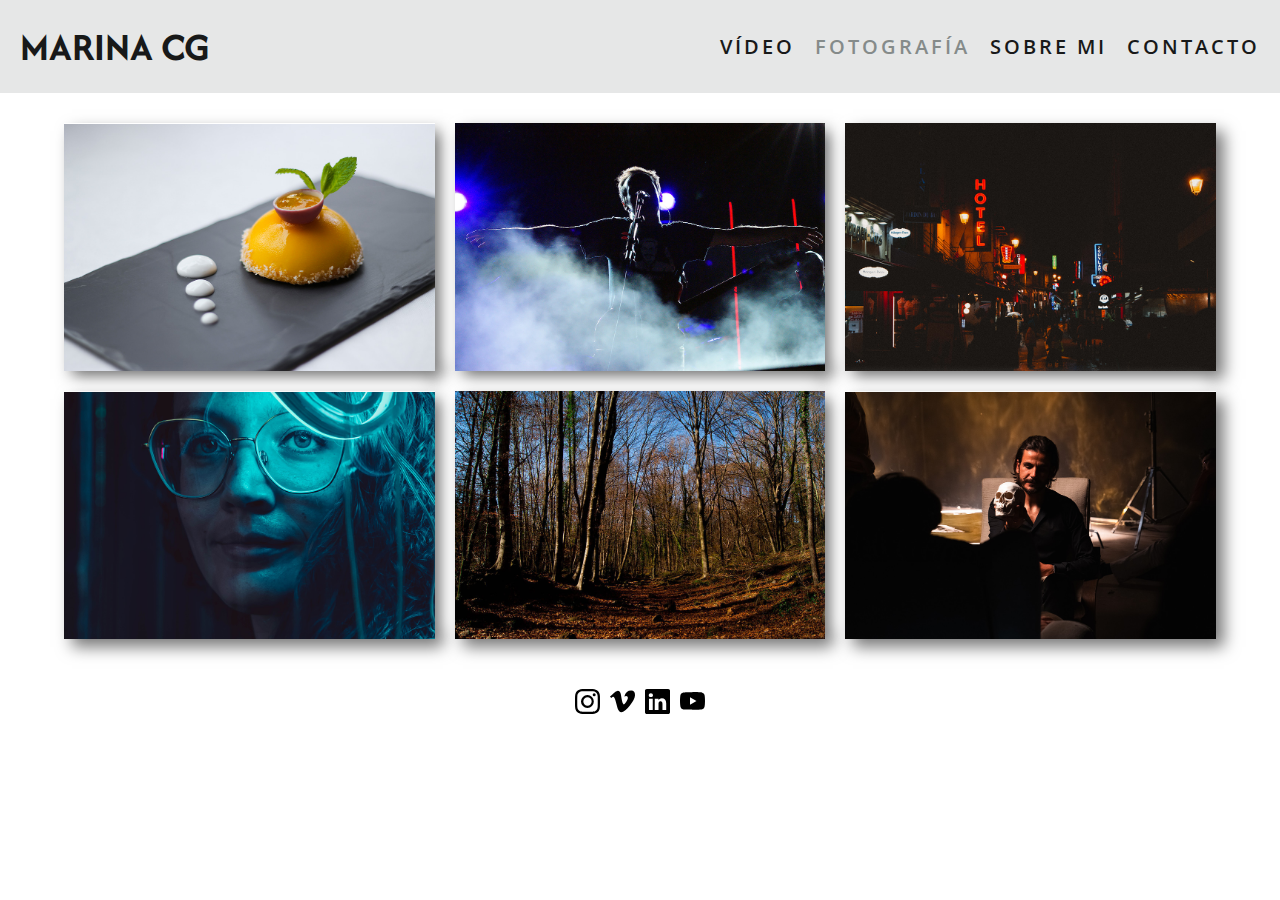
<file: fotografia.html>
<!DOCTYPE html>
<html lang="en">

<head>
    <meta charset="UTF-8">
    <meta name="viewport" content="width=device-width, initial-scale=1.0">
    <title>Fotografia</title>
    <link rel="stylesheet" href="css/fotografia.css">
    <script src="js/fotografia.js" defer></script>
    <link rel="preconnect" href="https://fonts.googleapis.com">
    <link rel="preconnect" href="https://fonts.gstatic.com" crossorigin>
    <link href="https://fonts.googleapis.com/css2?family=Open+Sans:ital,wght@0,300..800;1,300..800&display=swap"
        rel="stylesheet">
    <link rel="preconnect" href="https://fonts.googleapis.com">
    <link rel="preconnect" href="https://fonts.gstatic.com" crossorigin>
    <link href="https://fonts.googleapis.com/css2?family=Afacad+Flux:wght@100..1000&display=swap" rel="stylesheet">
</head>

<body>

    <header class="Header">
        <h1 class="Header-h1">
            <a href="index.html" title="Marina CG" class="Header-a">Marina CG</a>
        </h1>

        <button class="Header-button">
            <svg xmlns="http://www.w3.org/2000/svg" width="16" height="16" fill="currentColor" class="Header-svg"
                viewBox="0 0 16 16">
                <path fill-rule="evenodd"
                    d="M2.5 12a.5.5 0 0 1 .5-.5h10a.5.5 0 0 1 0 1H3a.5.5 0 0 1-.5-.5m0-4a.5.5 0 0 1 .5-.5h10a.5.5 0 0 1 0 1H3a.5.5 0 0 1-.5-.5m0-4a.5.5 0 0 1 .5-.5h10a.5.5 0 0 1 0 1H3a.5.5 0 0 1-.5-.5" />
            </svg>

        </button>

        <nav class="Header-nav Nav">
            <ul class="Nav-ul">
                <li class="Nav-li">
                    <a href="video.html" title="Vídeo" class="Nav-a ">Vídeo</a>
                </li>
                <li class="Nav-li">
                    <div class="Foto-div">
                        <a href="fotografia.html" title="fotografía" class="Nav-a Nav-a--color Foto">fotografía</a>
                        <svg xmlns="http://www.w3.org/2000/svg" width="16" height="16" fill="currentColor"
                            class="Foto-svg" viewBox="0 0 16 16">
                            <path
                                d="M7.247 11.14 2.451 5.658C1.885 5.013 2.345 4 3.204 4h9.592a1 1 0 0 1 .753 1.659l-4.796 5.48a1 1 0 0 1-1.506 0z" />
                        </svg>
                    </div>
                    <ul class="Foto-ul">
                        <li class="Foto-li">
                            <a href="gastronomia.html" title="Gastronomía" class="Foto-a">Gastronomía</a>
                        </li>
                        <li class="Foto-li">
                            <a href="espectaculos.html" title="Espectáculos" class="Foto-a">Espectáculos</a>
                        </li>
                        <li class="Foto-li">
                            <a href="urban.html" title="Urban" class="Foto-a">Urban</a>
                        </li>
                        <li class="Foto-li">
                            <a href="retrato.html" title="Retrato" class="Foto-a">Retrato</a>
                        </li>
                        <li class="Foto-li">
                            <a href="viajes.html" title="Viajes" class="Foto-a">Viajes</a>
                        </li>
                        <li class="Foto-li">
                            <a href="fotoFija.html" title="Foto fija" class="Foto-a">Foto fija</a>
                        </li>
                    </ul>
                </li>
                <li class="Nav-li">
                    <a href="sobreMi.html" title="Sobre mi" class="Nav-a">Sobre mi</a>
                </li>
                <li class="Nav-li">
                    <a href="contacto.html" title="Contacto" class="Nav-a">Contacto</a>
                </li>
            </ul>
        </nav>
    </header>
    <main class="Main">

        <section class="Section">
            <h2 class="Section-h2">Fotografía</h2>
            <div class="Section-div">
                <a href="gastronomia.html" title="Gastronomía" class="Section-a">
                    <img class="Section-img" src="assets/gastronomia/IMG0112.jpg" alt="gastronomia">
                    <h3 class="Section-h3">Gastronomía</h3>
                </a>
                <a href="espectaculos.html" title="Espectáculos" class="Section-a">
                    <img class="Section-img" src="assets/espectaculos/DSC00688copia.jpg" alt="espectaculos">
                    <h3 class="Section-h3">Espectáculos</h3>
                </a>
                <a href="urban.html" title="Urban" class="Section-a">
                    <img class="Section-img" src="assets/urban/DSC09614.jpg" alt="urban">
                    <h3 class="Section-h3">Urban</h3>
                </a>
                <a href="retrato.html" title="Retrato" class="Section-a">
                    <img class="Section-img" src="assets/martaportada.jpg" alt="retrato">
                    <h3 class="Section-h3 ">Retrato</h3>
                </a>
                <a href="viajes.html" title="Viajes" class="Section-a">
                    <img class="Section-img" src="assets/viajes/1V.jpg" alt="viajes">
                    <h3 class="Section-h3">Viajes</h3>
                </a>
                <a href="fotoFija.html" title="Foto Fija" class="Section-a">
                    <img class="Section-img" src="assets/fotofija/DSC5632.jpg" alt="foto fija">
                    <h3 class="Section-h3">Foto fija</h3>
                </a>
            </div>

        </section>

    </main>

    <footer class="Footer">

        <div class="Footer-redes Redes">
            <a href="https://www.instagram.com/marinacg.visuals?utm_source=qr&igsh=ZmxsODBqcGFlZzQ=" target="_blank"
                rel="noopener noreferrer" title="Instagram" class="Redes-a">
                <svg xmlns="http://www.w3.org/2000/svg" width="16" height="16" fill="currentColor" class=""
                    viewBox="0 0 16 16">
                    <path
                        d="M8 0C5.829 0 5.556.01 4.703.048 3.85.088 3.269.222 2.76.42a3.9 3.9 0 0 0-1.417.923A3.9 3.9 0 0 0 .42 2.76C.222 3.268.087 3.85.048 4.7.01 5.555 0 5.827 0 8.001c0 2.172.01 2.444.048 3.297.04.852.174 1.433.372 1.942.205.526.478.972.923 1.417.444.445.89.719 1.416.923.51.198 1.09.333 1.942.372C5.555 15.99 5.827 16 8 16s2.444-.01 3.298-.048c.851-.04 1.434-.174 1.943-.372a3.9 3.9 0 0 0 1.416-.923c.445-.445.718-.891.923-1.417.197-.509.332-1.09.372-1.942C15.99 10.445 16 10.173 16 8s-.01-2.445-.048-3.299c-.04-.851-.175-1.433-.372-1.941a3.9 3.9 0 0 0-.923-1.417A3.9 3.9 0 0 0 13.24.42c-.51-.198-1.092-.333-1.943-.372C10.443.01 10.172 0 7.998 0zm-.717 1.442h.718c2.136 0 2.389.007 3.232.046.78.035 1.204.166 1.486.275.373.145.64.319.92.599s.453.546.598.92c.11.281.24.705.275 1.485.039.843.047 1.096.047 3.231s-.008 2.389-.047 3.232c-.035.78-.166 1.203-.275 1.485a2.5 2.5 0 0 1-.599.919c-.28.28-.546.453-.92.598-.28.11-.704.24-1.485.276-.843.038-1.096.047-3.232.047s-2.39-.009-3.233-.047c-.78-.036-1.203-.166-1.485-.276a2.5 2.5 0 0 1-.92-.598 2.5 2.5 0 0 1-.6-.92c-.109-.281-.24-.705-.275-1.485-.038-.843-.046-1.096-.046-3.233s.008-2.388.046-3.231c.036-.78.166-1.204.276-1.486.145-.373.319-.64.599-.92s.546-.453.92-.598c.282-.11.705-.24 1.485-.276.738-.034 1.024-.044 2.515-.045zm4.988 1.328a.96.96 0 1 0 0 1.92.96.96 0 0 0 0-1.92m-4.27 1.122a4.109 4.109 0 1 0 0 8.217 4.109 4.109 0 0 0 0-8.217m0 1.441a2.667 2.667 0 1 1 0 5.334 2.667 2.667 0 0 1 0-5.334" />
                </svg>
            </a>
            <a href="https://vimeo.com/user233237655" target="_blank" rel="noopener noreferrer" title="Vimeo"
                class="Redes-a">
                <svg xmlns="http://www.w3.org/2000/svg" width="16" height="16" fill="currentColor" class=""
                    viewBox="0 0 16 16">
                    <path
                        d="M15.992 4.204q-.106 2.334-3.262 6.393-3.263 4.243-5.522 4.243-1.4 0-2.367-2.583L3.55 7.523Q2.83 4.939 2.007 4.94q-.178.001-1.254.754L0 4.724a210 210 0 0 0 2.334-2.081q1.581-1.364 2.373-1.437 1.865-.185 2.298 2.553.466 2.952.646 3.666.54 2.447 1.186 2.445.5 0 1.508-1.587 1.006-1.587 1.077-2.415.144-1.37-1.077-1.37a3 3 0 0 0-1.185.261q1.183-3.86 4.508-3.756 2.466.075 2.324 3.2z" />
                </svg>
            </a>
            <a href="https://www.linkedin.com/in/marinacardonagallego/" target="_blank" rel="noopener noreferrer"
                title="Linkedin" class="Redes-a">
                <svg xmlns="http://www.w3.org/2000/svg" width="16" height="16" fill="currentColor" class=""
                    viewBox="0 0 16 16">
                    <path
                        d="M0 1.146C0 .513.526 0 1.175 0h13.65C15.474 0 16 .513 16 1.146v13.708c0 .633-.526 1.146-1.175 1.146H1.175C.526 16 0 15.487 0 14.854zm4.943 12.248V6.169H2.542v7.225zm-1.2-8.212c.837 0 1.358-.554 1.358-1.248-.015-.709-.52-1.248-1.342-1.248S2.4 3.226 2.4 3.934c0 .694.521 1.248 1.327 1.248zm4.908 8.212V9.359c0-.216.016-.432.08-.586.173-.431.568-.878 1.232-.878.869 0 1.216.662 1.216 1.634v3.865h2.401V9.25c0-2.22-1.184-3.252-2.764-3.252-1.274 0-1.845.7-2.165 1.193v.025h-.016l.016-.025V6.169h-2.4c.03.678 0 7.225 0 7.225z" />
                </svg>
            </a>
            <a href="https://www.youtube.com/@marinacardona1668" target="_blank" rel="noopener noreferrer"
                title="Youtube" class="Redes-a">
                <svg xmlns="http://www.w3.org/2000/svg" width="16" height="16" fill="currentColor" class="bi bi-youtube"
                    viewBox="0 0 16 16">
                    <path
                        d="M8.051 1.999h.089c.822.003 4.987.033 6.11.335a2.01 2.01 0 0 1 1.415 1.42c.101.38.172.883.22 1.402l.01.104.022.26.008.104c.065.914.073 1.77.074 1.957v.075c-.001.194-.01 1.108-.082 2.06l-.008.105-.009.104c-.05.572-.124 1.14-.235 1.558a2.01 2.01 0 0 1-1.415 1.42c-1.16.312-5.569.334-6.18.335h-.142c-.309 0-1.587-.006-2.927-.052l-.17-.006-.087-.004-.171-.007-.171-.007c-1.11-.049-2.167-.128-2.654-.26a2.01 2.01 0 0 1-1.415-1.419c-.111-.417-.185-.986-.235-1.558L.09 9.82l-.008-.104A31 31 0 0 1 0 7.68v-.123c.002-.215.01-.958.064-1.778l.007-.103.003-.052.008-.104.022-.26.01-.104c.048-.519.119-1.023.22-1.402a2.01 2.01 0 0 1 1.415-1.42c.487-.13 1.544-.21 2.654-.26l.17-.007.172-.006.086-.003.171-.007A100 100 0 0 1 7.858 2zM6.4 5.209v4.818l4.157-2.408z" />
                </svg>
            </a>

        </div>


    </footer>


</body>

</html>
</file>
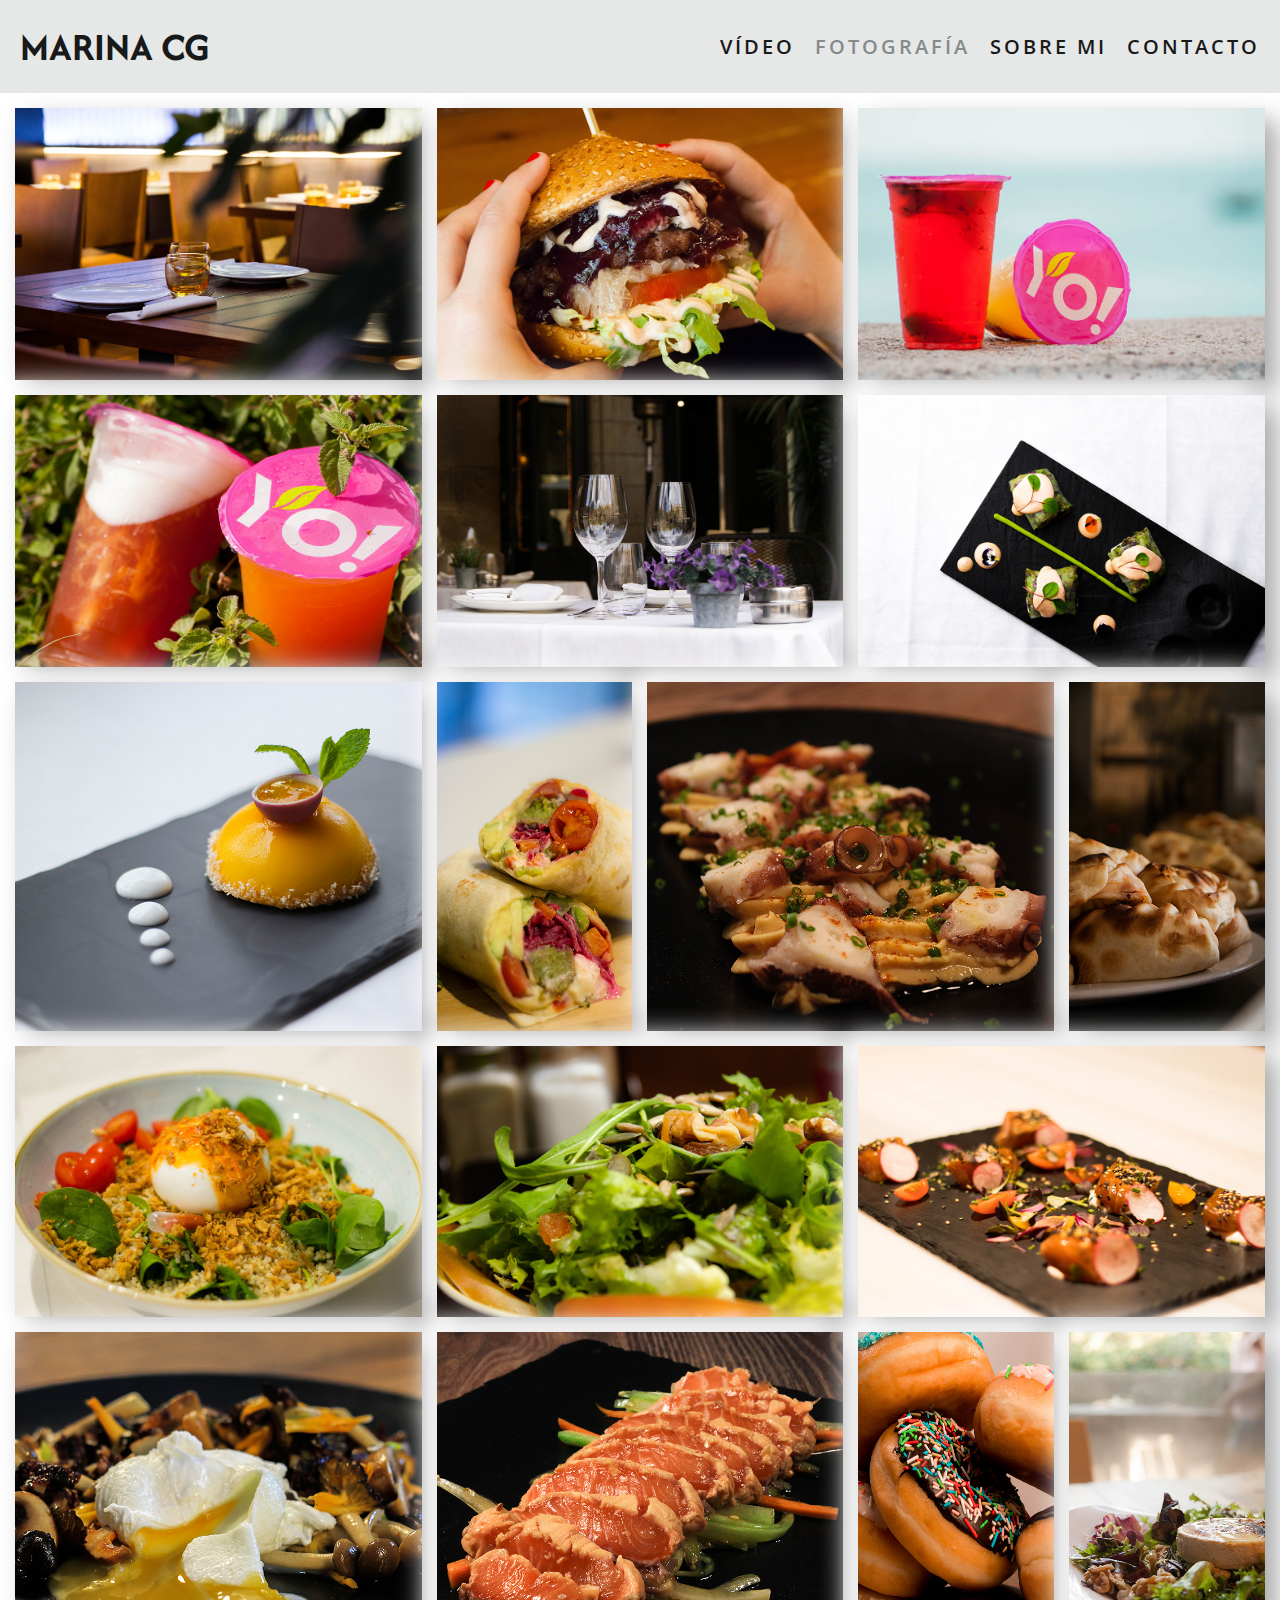
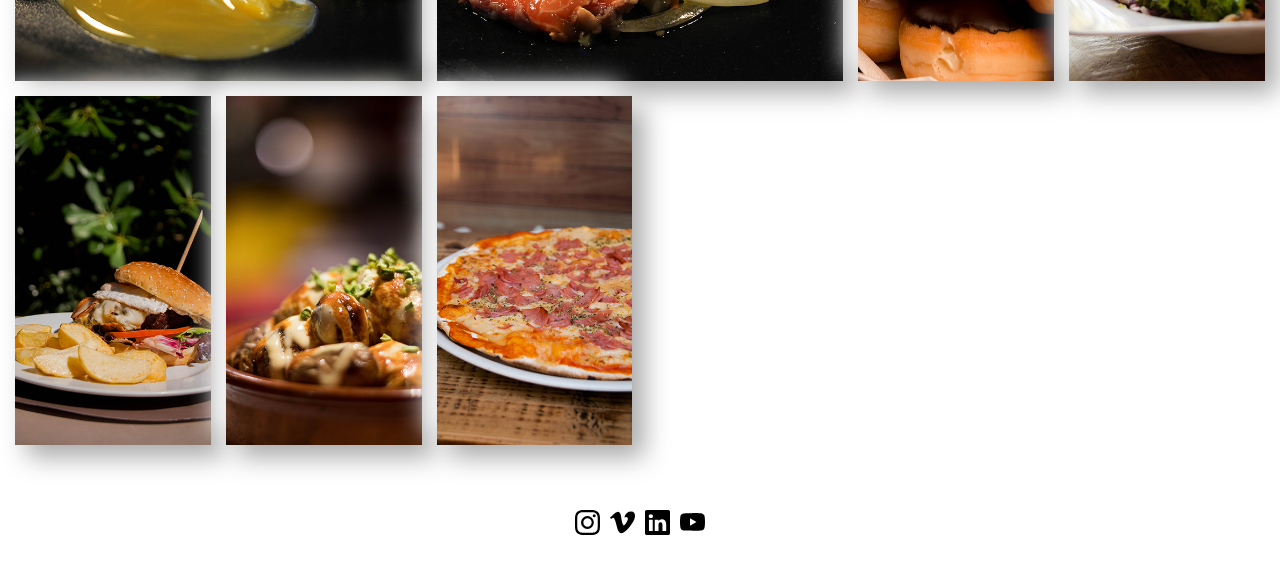
<file: gastronomia.html>
<!DOCTYPE html>
<html lang="en">

<head>
    <meta charset="UTF-8">
    <meta name="viewport" content="width=device-width, initial-scale=1.0">
    <title>Gastronomia</title>
    <link rel="stylesheet" href="css/gastronomia.css">
    <script src="js/gastronomia.js" defer></script>
    <link rel="preconnect" href="https://fonts.googleapis.com">
    <link rel="preconnect" href="https://fonts.gstatic.com" crossorigin>
    <link href="https://fonts.googleapis.com/css2?family=Open+Sans:ital,wght@0,300..800;1,300..800&display=swap"
        rel="stylesheet">
    <link rel="preconnect" href="https://fonts.googleapis.com">
    <link rel="preconnect" href="https://fonts.gstatic.com" crossorigin>
    <link href="https://fonts.googleapis.com/css2?family=Afacad+Flux:wght@100..1000&display=swap" rel="stylesheet">
</head>

<body>


    <header class="Header">
        <h1 class="Header-h1">
            <a href="index.html" title="Marina CG" class="Header-a">Marina CG</a>
        </h1>

        <button class="Header-button">
            <svg xmlns="http://www.w3.org/2000/svg" width="16" height="16" fill="currentColor" class="Header-svg"
                viewBox="0 0 16 16">
                <path fill-rule="evenodd"
                    d="M2.5 12a.5.5 0 0 1 .5-.5h10a.5.5 0 0 1 0 1H3a.5.5 0 0 1-.5-.5m0-4a.5.5 0 0 1 .5-.5h10a.5.5 0 0 1 0 1H3a.5.5 0 0 1-.5-.5m0-4a.5.5 0 0 1 .5-.5h10a.5.5 0 0 1 0 1H3a.5.5 0 0 1-.5-.5" />
            </svg>

        </button>

        <nav class="Header-nav Nav">
            <ul class="Nav-ul">
                <li class="Nav-li">
                    <a href="video.html" title="video" class="Nav-a">Vídeo</a>
                </li>
                <li class="Nav-li">
                    <div class="Foto-div">
                        <a href="fotografia.html" title="fotografía" class="Nav-a Nav-a--color Foto">fotografía</a>
                        <svg xmlns="http://www.w3.org/2000/svg" width="16" height="16" fill="currentColor"
                            class="Foto-svg" viewBox="0 0 16 16">
                            <path
                                d="M7.247 11.14 2.451 5.658C1.885 5.013 2.345 4 3.204 4h9.592a1 1 0 0 1 .753 1.659l-4.796 5.48a1 1 0 0 1-1.506 0z" />
                        </svg>
                    </div>
                    <ul class="Foto-ul">
                        <li class="Foto-li">
                            <a href="gastronomia.html" title="Gastronomía" class="Foto-a">Gastronomía</a>
                        </li>
                        <li class="Foto-li">
                            <a href="espectaculos.html" title="Espectáculos" class="Foto-a">Espectáculos</a>
                        </li>
                        <li class="Foto-li">
                            <a href="urban.html" title="Urban" class="Foto-a">Urban</a>
                        </li>
                        <li class="Foto-li">
                            <a href="retrato.html" title="Retrato" class="Foto-a">Retrato</a>
                        </li>
                        <li class="Foto-li">
                            <a href="viajes.html" title="Viajes" class="Foto-a">Viajes</a>
                        </li>
                        <li class="Foto-li">
                            <a href="fotoFija.html" title="Foto fija" class="Foto-a">Foto fija</a>
                        </li>
                    </ul>
                </li>
                <li class="Nav-li">
                    <a href="sobreMi.html" title="Sobre mi" class="Nav-a">Sobre mi</a>
                </li>
                <li class="Nav-li">
                    <a href="contacto.html" title="Contacto" class="Nav-a">Contacto</a>
                </li>
            </ul>
        </nav>
    </header>

    <main class="Main">
        <section class="Section">

            <img src="assets/gastronomia/MG9912.jpg" alt="mesa" class="Section-imgY">
            <img src="assets/gastronomia/DSC01643.jpg" alt="hamburguesa" class="Section-imgY">
            <img src="assets/gastronomia/DSC02241.jpg" alt="yo" class="Section-imgY">
            <img src="assets/gastronomia/DSC02447.jpg" alt="yo" class="Section-imgY">
            <img src="assets/gastronomia/DSC09772.jpg" alt="mesa con copas" class="Section-imgY">
            <img src="assets/gastronomia/DSC09859.jpg" alt="plato gastronomico" class="Section-imgY">
            <img loading="lazy" src="assets/gastronomia/IMG0112.jpg" alt="plato gastronomico" class="Section-imgY">
            <img loading="lazy" src="assets/gastronomia/IMG1987v.jpg" alt="burrito" class="Section-imgX">
            <img loading="lazy" src="assets/gastronomia/IMG0128.jpg" alt="plato gastronomico" class="Section-imgY">
            <img loading="lazy" src="assets/gastronomia/DSC02686v.jpg" alt="empanadas" class="Section-imgX">
            <img loading="lazy" src="assets/gastronomia/IMG1931.jpg" alt="cuscus" class="Section-imgY">
            <img loading="lazy" src="assets/gastronomia/IMG7413.jpg" alt="ensalada de pollo" class="Section-imgY">
            <img loading="lazy" src="assets/gastronomia/IMG4847.jpg" alt="plato gastronomico" class="Section-imgY">
            <img loading="lazy" src="assets/gastronomia/IMG5599.jpg" alt="plato gastronomico" class="Section-imgY">
            <img loading="lazy" src="assets/gastronomia/IMG6510.jpg" alt="salmon" class="Section-imgY">
            <img loading="lazy" src="assets/gastronomia/DSC0257v.jpg" alt="donuts" class="Section-imgX">
            <img loading="lazy" src="assets/gastronomia/DSC02592v.jpg" alt="plato gastronomico" class="Section-imgX">
            <img loading="lazy" src="assets/gastronomia/DSC02630v.jpg" alt="hamburguesa con patatas"
                class="Section-imgX">
            <img loading="lazy" src="assets/gastronomia/IMG4905v.jpg" alt="plato gastronomico" class="Section-imgX">
            <img loading="lazy" src="assets/gastronomia/DSC02667v.jpg" alt="plato gastronomico" class="Section-imgX">


        </section>
    </main>

    <footer class="Footer">

        <div class="Footer-redes Redes">
            <a href="https://www.instagram.com/marinacg.visuals?utm_source=qr&igsh=ZmxsODBqcGFlZzQ=" target="_blank"
                rel="noopener noreferrer" title="Instagram" class="Redes-a">
                <svg xmlns="http://www.w3.org/2000/svg" width="16" height="16" fill="currentColor" class=""
                    viewBox="0 0 16 16">
                    <path
                        d="M8 0C5.829 0 5.556.01 4.703.048 3.85.088 3.269.222 2.76.42a3.9 3.9 0 0 0-1.417.923A3.9 3.9 0 0 0 .42 2.76C.222 3.268.087 3.85.048 4.7.01 5.555 0 5.827 0 8.001c0 2.172.01 2.444.048 3.297.04.852.174 1.433.372 1.942.205.526.478.972.923 1.417.444.445.89.719 1.416.923.51.198 1.09.333 1.942.372C5.555 15.99 5.827 16 8 16s2.444-.01 3.298-.048c.851-.04 1.434-.174 1.943-.372a3.9 3.9 0 0 0 1.416-.923c.445-.445.718-.891.923-1.417.197-.509.332-1.09.372-1.942C15.99 10.445 16 10.173 16 8s-.01-2.445-.048-3.299c-.04-.851-.175-1.433-.372-1.941a3.9 3.9 0 0 0-.923-1.417A3.9 3.9 0 0 0 13.24.42c-.51-.198-1.092-.333-1.943-.372C10.443.01 10.172 0 7.998 0zm-.717 1.442h.718c2.136 0 2.389.007 3.232.046.78.035 1.204.166 1.486.275.373.145.64.319.92.599s.453.546.598.92c.11.281.24.705.275 1.485.039.843.047 1.096.047 3.231s-.008 2.389-.047 3.232c-.035.78-.166 1.203-.275 1.485a2.5 2.5 0 0 1-.599.919c-.28.28-.546.453-.92.598-.28.11-.704.24-1.485.276-.843.038-1.096.047-3.232.047s-2.39-.009-3.233-.047c-.78-.036-1.203-.166-1.485-.276a2.5 2.5 0 0 1-.92-.598 2.5 2.5 0 0 1-.6-.92c-.109-.281-.24-.705-.275-1.485-.038-.843-.046-1.096-.046-3.233s.008-2.388.046-3.231c.036-.78.166-1.204.276-1.486.145-.373.319-.64.599-.92s.546-.453.92-.598c.282-.11.705-.24 1.485-.276.738-.034 1.024-.044 2.515-.045zm4.988 1.328a.96.96 0 1 0 0 1.92.96.96 0 0 0 0-1.92m-4.27 1.122a4.109 4.109 0 1 0 0 8.217 4.109 4.109 0 0 0 0-8.217m0 1.441a2.667 2.667 0 1 1 0 5.334 2.667 2.667 0 0 1 0-5.334" />
                </svg>
            </a>
            <a href="https://vimeo.com/user233237655" target="_blank" rel="noopener noreferrer" title="Vimeo"
                class="Redes-a">
                <svg xmlns="http://www.w3.org/2000/svg" width="16" height="16" fill="currentColor" class=""
                    viewBox="0 0 16 16">
                    <path
                        d="M15.992 4.204q-.106 2.334-3.262 6.393-3.263 4.243-5.522 4.243-1.4 0-2.367-2.583L3.55 7.523Q2.83 4.939 2.007 4.94q-.178.001-1.254.754L0 4.724a210 210 0 0 0 2.334-2.081q1.581-1.364 2.373-1.437 1.865-.185 2.298 2.553.466 2.952.646 3.666.54 2.447 1.186 2.445.5 0 1.508-1.587 1.006-1.587 1.077-2.415.144-1.37-1.077-1.37a3 3 0 0 0-1.185.261q1.183-3.86 4.508-3.756 2.466.075 2.324 3.2z" />
                </svg>
            </a>
            <a href="https://www.linkedin.com/in/marinacardonagallego/" target="_blank" rel="noopener noreferrer"
                title="Linkedin" class="Redes-a">
                <svg xmlns="http://www.w3.org/2000/svg" width="16" height="16" fill="currentColor" class=""
                    viewBox="0 0 16 16">
                    <path
                        d="M0 1.146C0 .513.526 0 1.175 0h13.65C15.474 0 16 .513 16 1.146v13.708c0 .633-.526 1.146-1.175 1.146H1.175C.526 16 0 15.487 0 14.854zm4.943 12.248V6.169H2.542v7.225zm-1.2-8.212c.837 0 1.358-.554 1.358-1.248-.015-.709-.52-1.248-1.342-1.248S2.4 3.226 2.4 3.934c0 .694.521 1.248 1.327 1.248zm4.908 8.212V9.359c0-.216.016-.432.08-.586.173-.431.568-.878 1.232-.878.869 0 1.216.662 1.216 1.634v3.865h2.401V9.25c0-2.22-1.184-3.252-2.764-3.252-1.274 0-1.845.7-2.165 1.193v.025h-.016l.016-.025V6.169h-2.4c.03.678 0 7.225 0 7.225z" />
                </svg>
            </a>
            <a href="https://www.youtube.com/@marinacardona1668" target="_blank" rel="noopener noreferrer"
                title="Youtube" class="Redes-a">
                <svg xmlns="http://www.w3.org/2000/svg" width="16" height="16" fill="currentColor" class="bi bi-youtube"
                    viewBox="0 0 16 16">
                    <path
                        d="M8.051 1.999h.089c.822.003 4.987.033 6.11.335a2.01 2.01 0 0 1 1.415 1.42c.101.38.172.883.22 1.402l.01.104.022.26.008.104c.065.914.073 1.77.074 1.957v.075c-.001.194-.01 1.108-.082 2.06l-.008.105-.009.104c-.05.572-.124 1.14-.235 1.558a2.01 2.01 0 0 1-1.415 1.42c-1.16.312-5.569.334-6.18.335h-.142c-.309 0-1.587-.006-2.927-.052l-.17-.006-.087-.004-.171-.007-.171-.007c-1.11-.049-2.167-.128-2.654-.26a2.01 2.01 0 0 1-1.415-1.419c-.111-.417-.185-.986-.235-1.558L.09 9.82l-.008-.104A31 31 0 0 1 0 7.68v-.123c.002-.215.01-.958.064-1.778l.007-.103.003-.052.008-.104.022-.26.01-.104c.048-.519.119-1.023.22-1.402a2.01 2.01 0 0 1 1.415-1.42c.487-.13 1.544-.21 2.654-.26l.17-.007.172-.006.086-.003.171-.007A100 100 0 0 1 7.858 2zM6.4 5.209v4.818l4.157-2.408z" />
                </svg>
            </a>

        </div>


    </footer>

    <div class="Lightbox-X">
        <button class="Lightbox-X-button">
            <svg xmlns="http://www.w3.org/2000/svg" fill="currentColor" class="Lightbox-X-svg" viewBox="0 0 16 16">
                <path
                    d="M2.146 2.854a.5.5 0 1 1 .708-.708L8 7.293l5.146-5.147a.5.5 0 0 1 .708.708L8.707 8l5.147 5.146a.5.5 0 0 1-.708.708L8 8.707l-5.146 5.147a.5.5 0 0 1-.708-.708L7.293 8z" />
            </svg>
        </button>
        <div class="Lightbox-X-div">
            <img class="Lightbox-X-img" alt="imagen lightbox">
        </div>

    </div>

    <div class="Lightbox-Y">
        <button class="Lightbox-Y-button">
            <svg xmlns="http://www.w3.org/2000/svg" fill="currentColor" class="Lightbox-Y-svg" viewBox="0 0 16 16">
                <path
                    d="M2.146 2.854a.5.5 0 1 1 .708-.708L8 7.293l5.146-5.147a.5.5 0 0 1 .708.708L8.707 8l5.147 5.146a.5.5 0 0 1-.708.708L8 8.707l-5.146 5.147a.5.5 0 0 1-.708-.708L7.293 8z" />
            </svg>
        </button>
        <div class="Lightbox-Y-div">
            <img class="Lightbox-Y-img" alt="imagen lightbox">
        </div>

    </div>





</body>

</html>
</file>
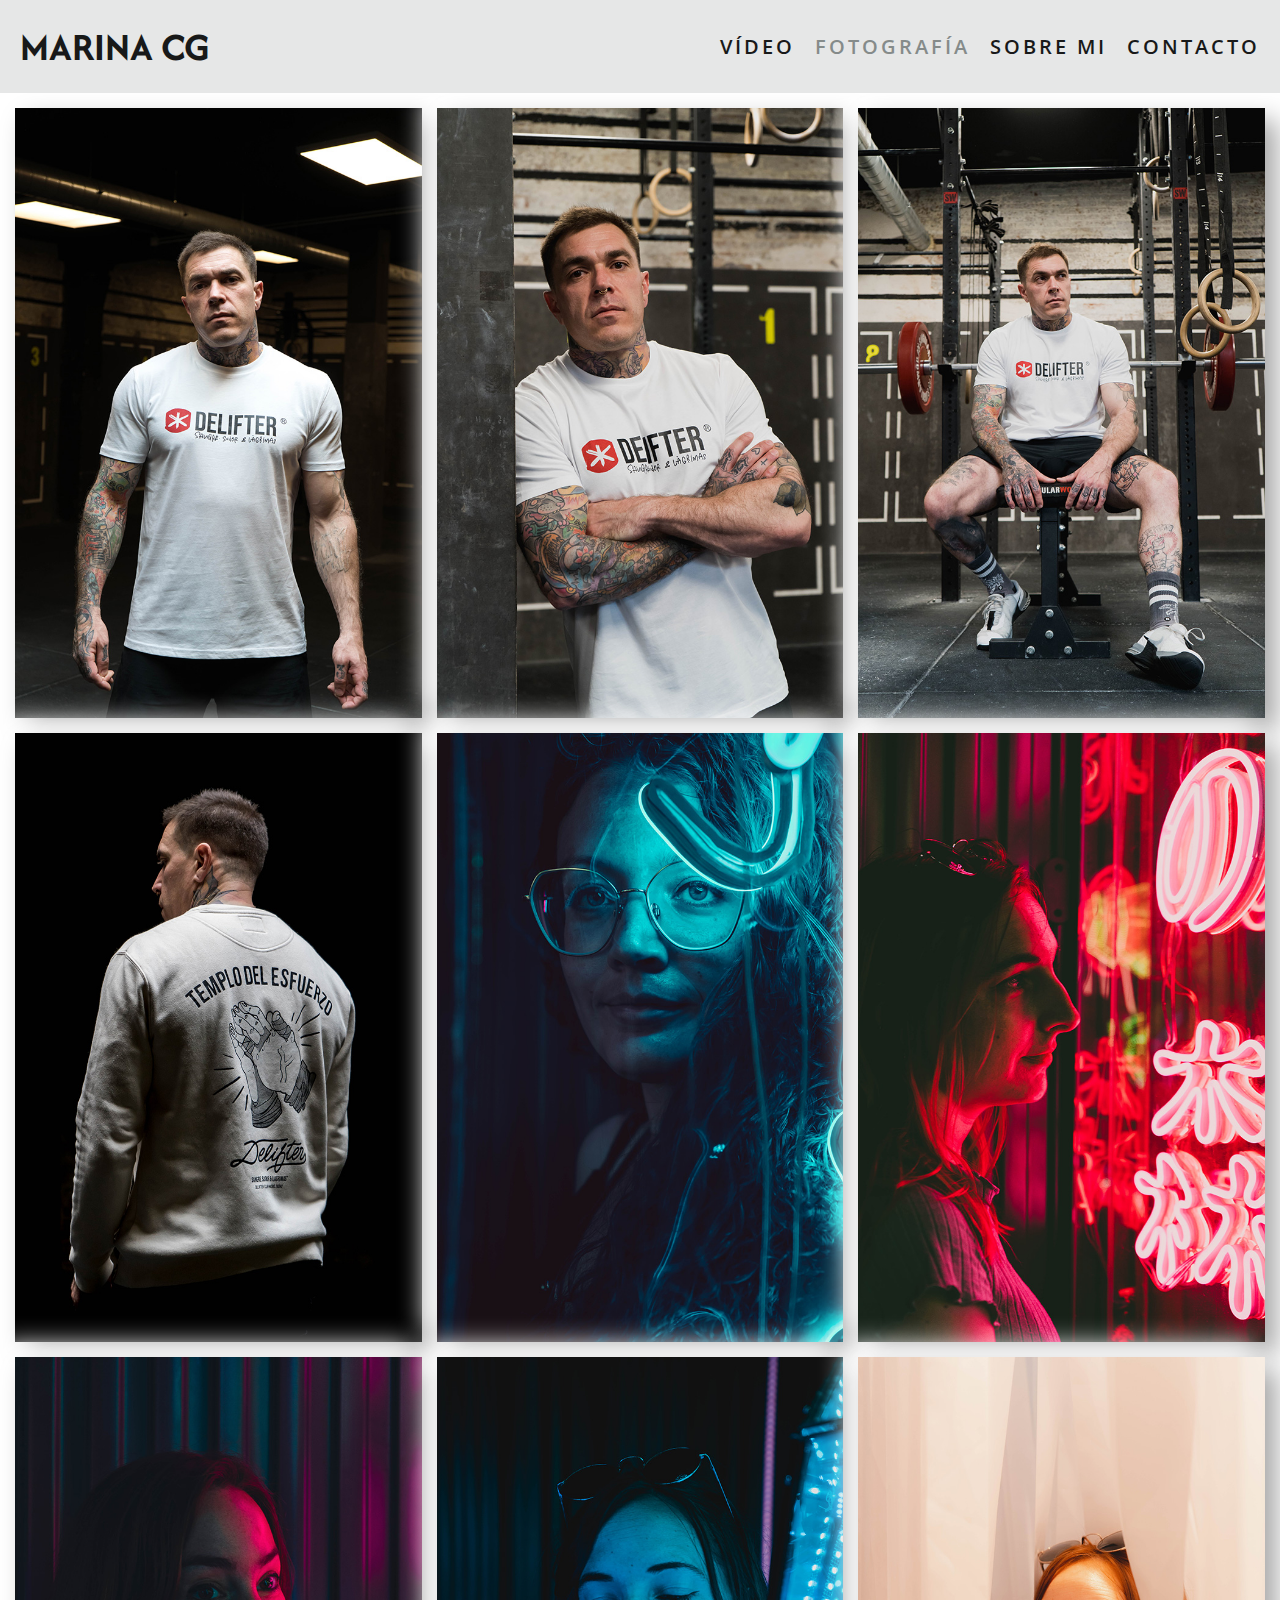
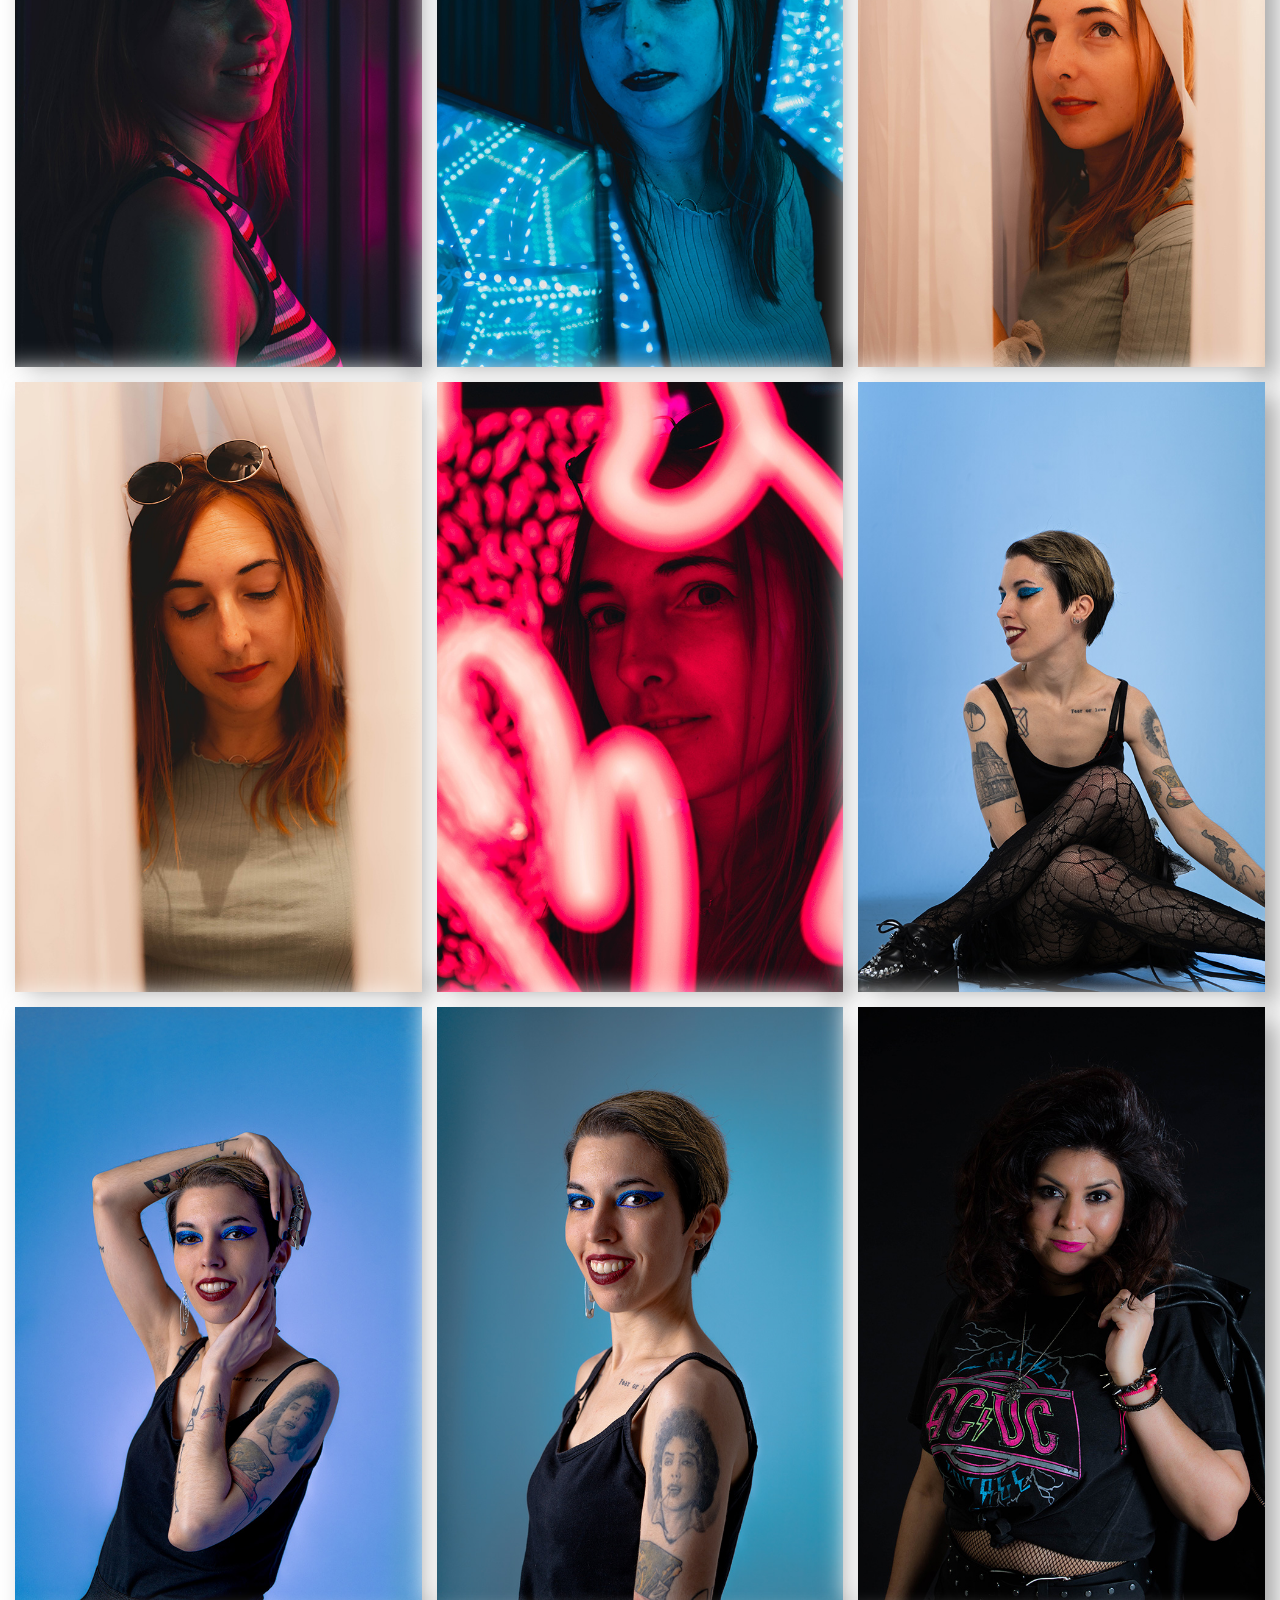
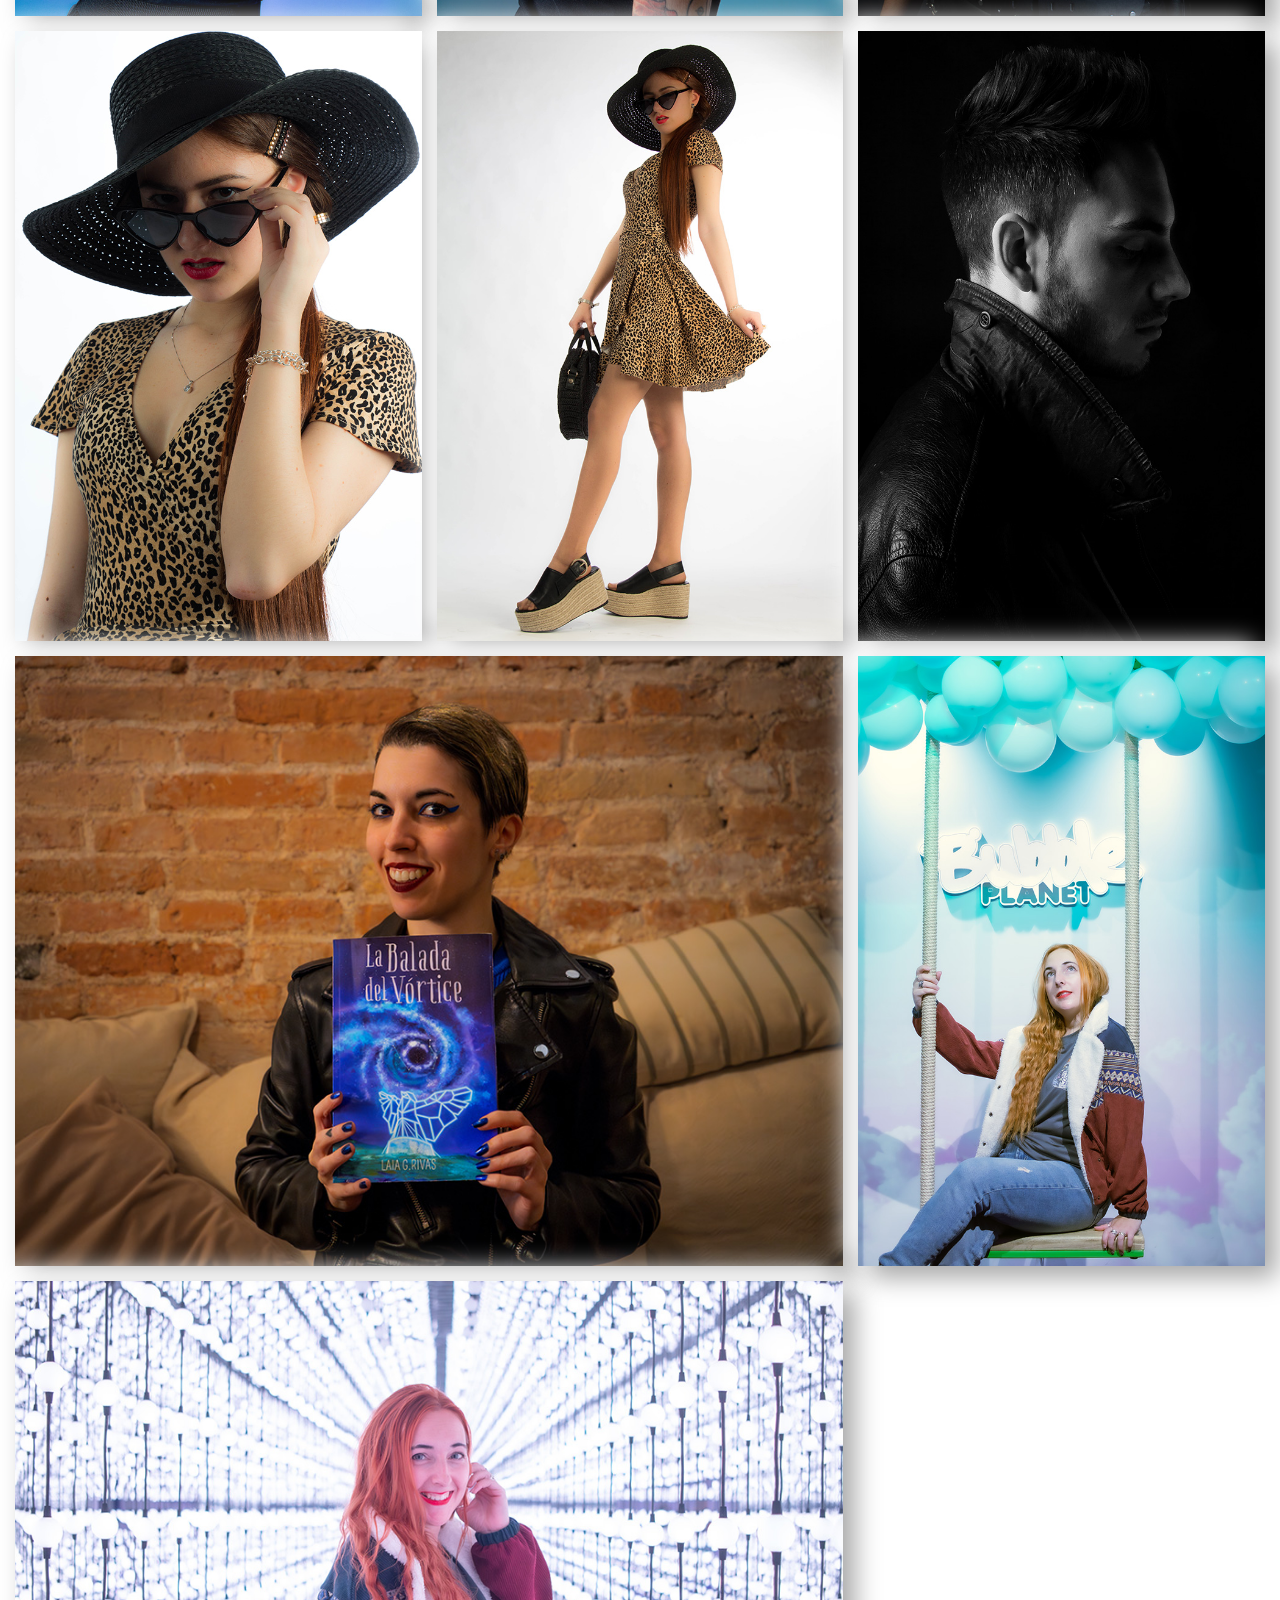
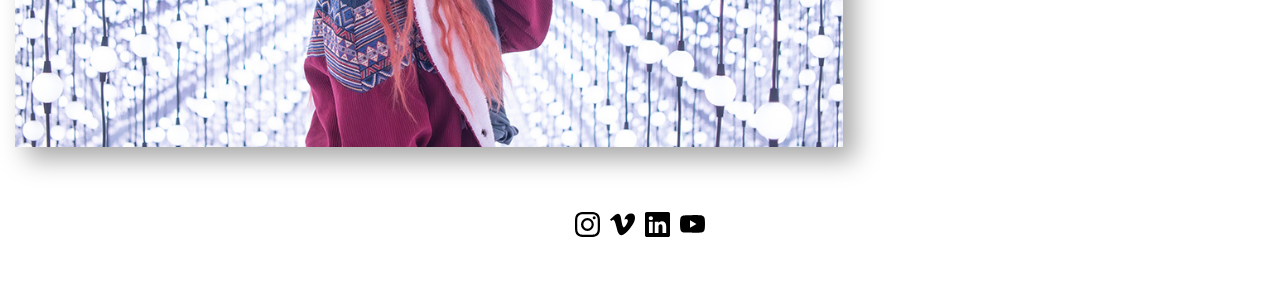
<file: retrato.html>
<!DOCTYPE html>
<html lang="en">

<head>
    <meta charset="UTF-8">
    <meta name="viewport" content="width=device-width, initial-scale=1.0">
    <title>Retrato</title>
    <link rel="stylesheet" href="css/retrato.css">
    <script src="js/retrato.js" defer></script>
    <link rel="preconnect" href="https://fonts.googleapis.com">
    <link rel="preconnect" href="https://fonts.gstatic.com" crossorigin>
    <link href="https://fonts.googleapis.com/css2?family=Open+Sans:ital,wght@0,300..800;1,300..800&display=swap"
        rel="stylesheet">
    <link rel="preconnect" href="https://fonts.googleapis.com">
    <link rel="preconnect" href="https://fonts.gstatic.com" crossorigin>
    <link href="https://fonts.googleapis.com/css2?family=Afacad+Flux:wght@100..1000&display=swap" rel="stylesheet">
</head>

<body>


    <header class="Header">
        <h1 class="Header-h1">
            <a href="index.html" title="Marina CG" class="Header-a">Marina CG</a>
        </h1>

        <button class="Header-button">
            <svg xmlns="http://www.w3.org/2000/svg" width="16" height="16" fill="currentColor" class="Header-svg"
                viewBox="0 0 16 16">
                <path fill-rule="evenodd"
                    d="M2.5 12a.5.5 0 0 1 .5-.5h10a.5.5 0 0 1 0 1H3a.5.5 0 0 1-.5-.5m0-4a.5.5 0 0 1 .5-.5h10a.5.5 0 0 1 0 1H3a.5.5 0 0 1-.5-.5m0-4a.5.5 0 0 1 .5-.5h10a.5.5 0 0 1 0 1H3a.5.5 0 0 1-.5-.5" />
            </svg>

        </button>

        <nav class="Header-nav Nav">
            <ul class="Nav-ul">
                <li class="Nav-li">
                    <a href="video.html" title="video" class="Nav-a">Vídeo</a>
                </li>
                <li class="Nav-li">
                    <div class="Foto-div">
                        <a href="fotografia.html" title="fotografía" class="Nav-a Nav-a--color Foto">fotografía</a>
                        <svg xmlns="http://www.w3.org/2000/svg" width="16" height="16" fill="currentColor"
                            class="Foto-svg" viewBox="0 0 16 16">
                            <path
                                d="M7.247 11.14 2.451 5.658C1.885 5.013 2.345 4 3.204 4h9.592a1 1 0 0 1 .753 1.659l-4.796 5.48a1 1 0 0 1-1.506 0z" />
                        </svg>
                    </div>
                    <ul class="Foto-ul">
                        <li class="Foto-li">
                            <a href="gastronomia.html" title="Gastronomía" class="Foto-a">Gastronomía</a>
                        </li>
                        <li class="Foto-li">
                            <a href="espectaculos.html" title="Espectáculos" class="Foto-a">Espectáculos</a>
                        </li>
                        <li class="Foto-li">
                            <a href="urban.html" title="Urban" class="Foto-a">Urban</a>
                        </li>
                        <li class="Foto-li">
                            <a href="retrato.html" title="Retrato" class="Foto-a">Retrato</a>
                        </li>
                        <li class="Foto-li">
                            <a href="viajes.html" title="Viajes" class="Foto-a">Viajes</a>
                        </li>
                        <li class="Foto-li">
                            <a href="fotoFija.html" title="Foto fija" class="Foto-a">Foto fija</a>
                        </li>
                    </ul>
                </li>
                <li class="Nav-li">
                    <a href="sobreMi.html" title="Sobre mi" class="Nav-a">Sobre mi</a>
                </li>
                <li class="Nav-li">
                    <a href="contacto.html" title="Contacto" class="Nav-a">Contacto</a>
                </li>
            </ul>
        </nav>
    </header>

    <main class="Main">
        <section class="Section">

            <img src="assets/retrato/DSC3325.jpg" alt="chico posando" class="Section-imgX">
            <img src="assets/retrato/DSC3338.jpg" alt="chico posando" class="Section-imgX">
            <img src="assets/retrato/DSC3379.jpg" alt="chico posando" class="Section-imgX">
            <img loading="lazy" src="assets/retrato/DSC3707.jpg" alt="chico posando de espaldas" class="Section-imgX">
            <img loading="lazy" src="assets/retrato/DSC4596.jpg" alt="chica luz azul" class="Section-imgX">
            <img loading="lazy" src="assets/retrato/DSC4620.jpg" alt="chica luz roja" class="Section-imgX">
            <img loading="lazy" src="assets/retrato/DSC4631.jpg" alt="chica sonriendo en luz roja" class="Section-imgX">
            <img loading="lazy" src="assets/retrato/DSC4705.jpg" alt="chica sonriendo en luz azul" class="Section-imgX">
            <img loading="lazy" src="assets/retrato/DSC4772.jpg" alt="chica entre cortinas" class="Section-imgX">
            <img loading="lazy" src="assets/retrato/DSC4778.jpg" alt="chica entre cortinas" class="Section-imgX">
            <img loading="lazy" src="assets/retrato/DSC4816.jpg" alt="chica luz roja" class="Section-imgX">
            <img loading="lazy" src="assets/retrato/DSC5688.jpg" alt="chica posando en fondo azul" class="Section-imgX">
            <img loading="lazy" src="assets/retrato/DSC5734.jpg" alt="chica posando en fondo azul" class="Section-imgX">
            <img loading="lazy" src="assets/retrato/DSC5804.jpg" alt="chica posando en fondo azul" class="Section-imgX">
            <img loading="lazy" src="assets/retrato/MG1503.jpg" alt="chica posando en fondo negro" class="Section-imgX">
            <img loading="lazy" src="assets/retrato/MG5616v.jpg" alt="chica posando en fondo blanco"
                class="Section-imgX">
            <img loading="lazy" src="assets/retrato/MG5621.jpg" alt="chica posando en fondo blanco"
                class="Section-imgX">
            <img loading="lazy" src="assets/retrato/FOTO3Copia.jpg" alt="chico de perfil en blanco y negro"
                class="Section-imgX">
            <img loading="lazy" src="assets/retrato/DSC06722MejoradoNRv.jpg" alt="chica enseñando un libro"
                class="Section-imgY">

            <img loading="lazy" src="assets/retrato/IMG7248MejoradoNR.jpg" alt="chica en un columpio"
                class="Section-imgX">
            <img loading="lazy" src="assets/retrato/IMG7318MejoradoNRv.jpg" alt="chica sonriendo" class="Section-imgY">

        </section>
    </main>

    <footer class="Footer">

        <div class="Footer-redes Redes">
            <a href="https://www.instagram.com/marinacg.visuals?utm_source=qr&igsh=ZmxsODBqcGFlZzQ=" target="_blank"
                rel="noopener noreferrer" title="Instagram" class="Redes-a">
                <svg xmlns="http://www.w3.org/2000/svg" width="16" height="16" fill="currentColor" class=""
                    viewBox="0 0 16 16">
                    <path
                        d="M8 0C5.829 0 5.556.01 4.703.048 3.85.088 3.269.222 2.76.42a3.9 3.9 0 0 0-1.417.923A3.9 3.9 0 0 0 .42 2.76C.222 3.268.087 3.85.048 4.7.01 5.555 0 5.827 0 8.001c0 2.172.01 2.444.048 3.297.04.852.174 1.433.372 1.942.205.526.478.972.923 1.417.444.445.89.719 1.416.923.51.198 1.09.333 1.942.372C5.555 15.99 5.827 16 8 16s2.444-.01 3.298-.048c.851-.04 1.434-.174 1.943-.372a3.9 3.9 0 0 0 1.416-.923c.445-.445.718-.891.923-1.417.197-.509.332-1.09.372-1.942C15.99 10.445 16 10.173 16 8s-.01-2.445-.048-3.299c-.04-.851-.175-1.433-.372-1.941a3.9 3.9 0 0 0-.923-1.417A3.9 3.9 0 0 0 13.24.42c-.51-.198-1.092-.333-1.943-.372C10.443.01 10.172 0 7.998 0zm-.717 1.442h.718c2.136 0 2.389.007 3.232.046.78.035 1.204.166 1.486.275.373.145.64.319.92.599s.453.546.598.92c.11.281.24.705.275 1.485.039.843.047 1.096.047 3.231s-.008 2.389-.047 3.232c-.035.78-.166 1.203-.275 1.485a2.5 2.5 0 0 1-.599.919c-.28.28-.546.453-.92.598-.28.11-.704.24-1.485.276-.843.038-1.096.047-3.232.047s-2.39-.009-3.233-.047c-.78-.036-1.203-.166-1.485-.276a2.5 2.5 0 0 1-.92-.598 2.5 2.5 0 0 1-.6-.92c-.109-.281-.24-.705-.275-1.485-.038-.843-.046-1.096-.046-3.233s.008-2.388.046-3.231c.036-.78.166-1.204.276-1.486.145-.373.319-.64.599-.92s.546-.453.92-.598c.282-.11.705-.24 1.485-.276.738-.034 1.024-.044 2.515-.045zm4.988 1.328a.96.96 0 1 0 0 1.92.96.96 0 0 0 0-1.92m-4.27 1.122a4.109 4.109 0 1 0 0 8.217 4.109 4.109 0 0 0 0-8.217m0 1.441a2.667 2.667 0 1 1 0 5.334 2.667 2.667 0 0 1 0-5.334" />
                </svg>
            </a>
            <a href="https://vimeo.com/user233237655" target="_blank" rel="noopener noreferrer" title="Vimeo"
                class="Redes-a">
                <svg xmlns="http://www.w3.org/2000/svg" width="16" height="16" fill="currentColor" class=""
                    viewBox="0 0 16 16">
                    <path
                        d="M15.992 4.204q-.106 2.334-3.262 6.393-3.263 4.243-5.522 4.243-1.4 0-2.367-2.583L3.55 7.523Q2.83 4.939 2.007 4.94q-.178.001-1.254.754L0 4.724a210 210 0 0 0 2.334-2.081q1.581-1.364 2.373-1.437 1.865-.185 2.298 2.553.466 2.952.646 3.666.54 2.447 1.186 2.445.5 0 1.508-1.587 1.006-1.587 1.077-2.415.144-1.37-1.077-1.37a3 3 0 0 0-1.185.261q1.183-3.86 4.508-3.756 2.466.075 2.324 3.2z" />
                </svg>
            </a>
            <a href="https://www.linkedin.com/in/marinacardonagallego/" target="_blank" rel="noopener noreferrer"
                title="Linkedin" class="Redes-a">
                <svg xmlns="http://www.w3.org/2000/svg" width="16" height="16" fill="currentColor" class=""
                    viewBox="0 0 16 16">
                    <path
                        d="M0 1.146C0 .513.526 0 1.175 0h13.65C15.474 0 16 .513 16 1.146v13.708c0 .633-.526 1.146-1.175 1.146H1.175C.526 16 0 15.487 0 14.854zm4.943 12.248V6.169H2.542v7.225zm-1.2-8.212c.837 0 1.358-.554 1.358-1.248-.015-.709-.52-1.248-1.342-1.248S2.4 3.226 2.4 3.934c0 .694.521 1.248 1.327 1.248zm4.908 8.212V9.359c0-.216.016-.432.08-.586.173-.431.568-.878 1.232-.878.869 0 1.216.662 1.216 1.634v3.865h2.401V9.25c0-2.22-1.184-3.252-2.764-3.252-1.274 0-1.845.7-2.165 1.193v.025h-.016l.016-.025V6.169h-2.4c.03.678 0 7.225 0 7.225z" />
                </svg>
            </a>
            <a href="https://www.youtube.com/@marinacardona1668" target="_blank" rel="noopener noreferrer"
                title="Youtube" class="Redes-a">
                <svg xmlns="http://www.w3.org/2000/svg" width="16" height="16" fill="currentColor" class="bi bi-youtube"
                    viewBox="0 0 16 16">
                    <path
                        d="M8.051 1.999h.089c.822.003 4.987.033 6.11.335a2.01 2.01 0 0 1 1.415 1.42c.101.38.172.883.22 1.402l.01.104.022.26.008.104c.065.914.073 1.77.074 1.957v.075c-.001.194-.01 1.108-.082 2.06l-.008.105-.009.104c-.05.572-.124 1.14-.235 1.558a2.01 2.01 0 0 1-1.415 1.42c-1.16.312-5.569.334-6.18.335h-.142c-.309 0-1.587-.006-2.927-.052l-.17-.006-.087-.004-.171-.007-.171-.007c-1.11-.049-2.167-.128-2.654-.26a2.01 2.01 0 0 1-1.415-1.419c-.111-.417-.185-.986-.235-1.558L.09 9.82l-.008-.104A31 31 0 0 1 0 7.68v-.123c.002-.215.01-.958.064-1.778l.007-.103.003-.052.008-.104.022-.26.01-.104c.048-.519.119-1.023.22-1.402a2.01 2.01 0 0 1 1.415-1.42c.487-.13 1.544-.21 2.654-.26l.17-.007.172-.006.086-.003.171-.007A100 100 0 0 1 7.858 2zM6.4 5.209v4.818l4.157-2.408z" />
                </svg>
            </a>

        </div>


    </footer>

    <div class="Lightbox-X">
        <button class="Lightbox-X-button">
            <svg xmlns="http://www.w3.org/2000/svg" fill="currentColor" class="Lightbox-X-svg" viewBox="0 0 16 16">
                <path
                    d="M2.146 2.854a.5.5 0 1 1 .708-.708L8 7.293l5.146-5.147a.5.5 0 0 1 .708.708L8.707 8l5.147 5.146a.5.5 0 0 1-.708.708L8 8.707l-5.146 5.147a.5.5 0 0 1-.708-.708L7.293 8z" />
            </svg>
        </button>
        <div class="Lightbox-X-div">
            <img class="Lightbox-X-img" alt="imagen lightbox">
        </div>

    </div>

    <div class="Lightbox-Y">
        <button class="Lightbox-Y-button">
            <svg xmlns="http://www.w3.org/2000/svg" fill="currentColor" class="Lightbox-Y-svg" viewBox="0 0 16 16">
                <path
                    d="M2.146 2.854a.5.5 0 1 1 .708-.708L8 7.293l5.146-5.147a.5.5 0 0 1 .708.708L8.707 8l5.147 5.146a.5.5 0 0 1-.708.708L8 8.707l-5.146 5.147a.5.5 0 0 1-.708-.708L7.293 8z" />
            </svg>
        </button>
        <div class="Lightbox-Y-div">
            <img class="Lightbox-Y-img" alt="imagen lightbox">
        </div>

    </div>





</body>

</html>
</file>
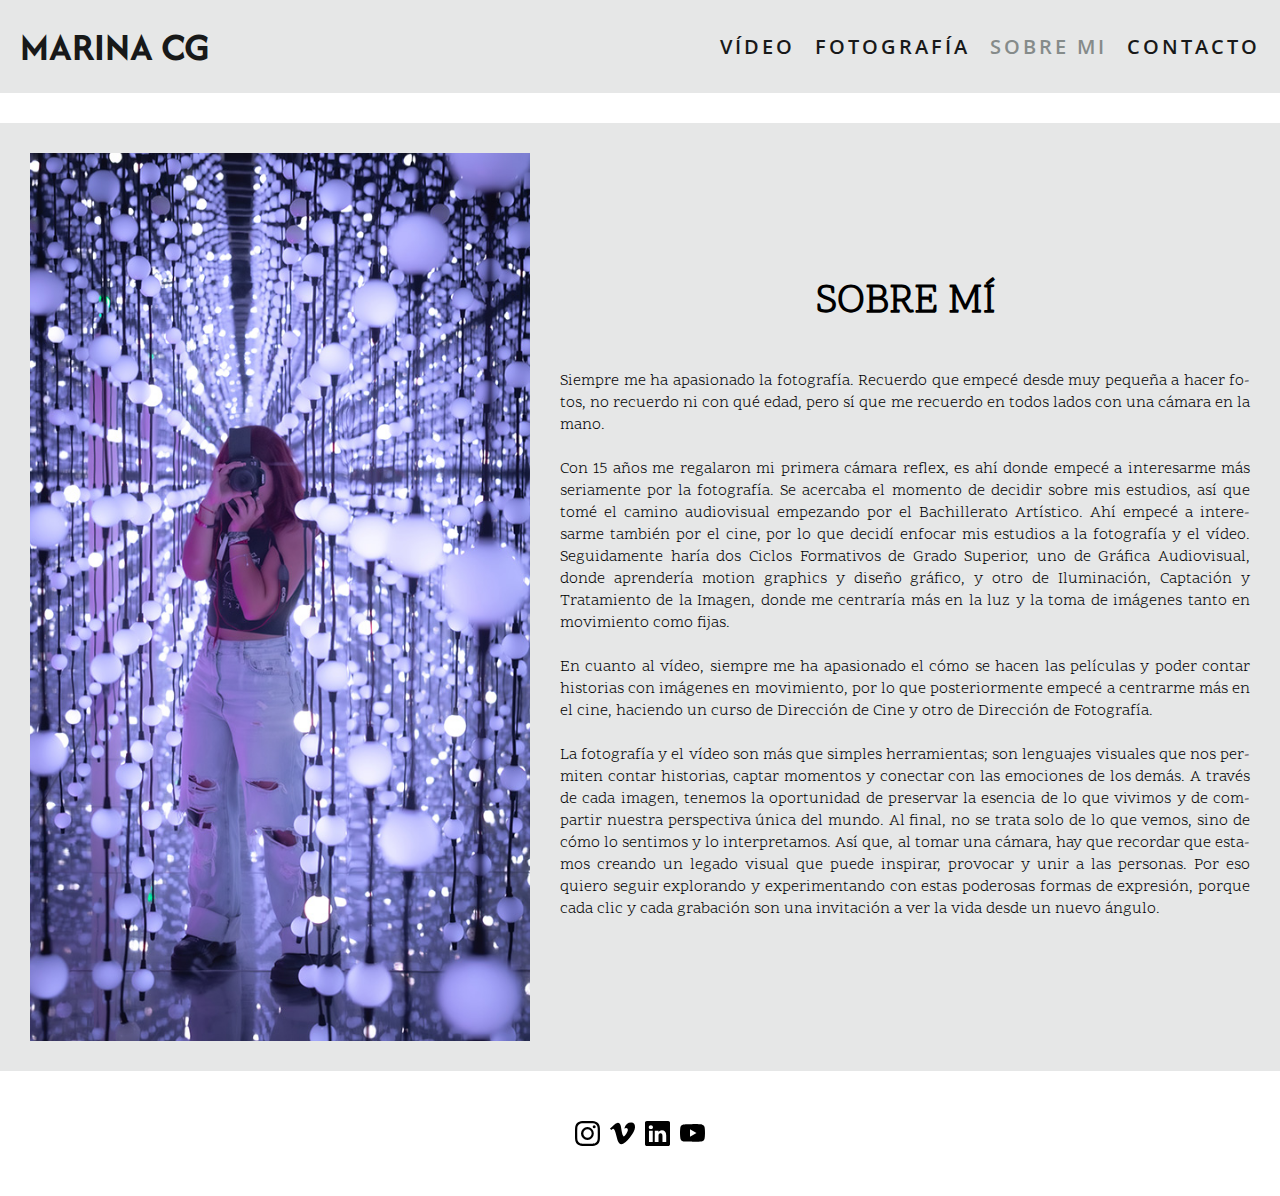
<file: sobreMi.html>
<!DOCTYPE html>
<html lang="en">

<head>
    <meta charset="UTF-8">
    <meta name="viewport" content="width=device-width, initial-scale=1.0">
    <title>Sobre mi</title>
    <link rel="stylesheet" href="css/sobreMi.css">
    <script src="js/sobreMi.js" defer></script>
    <link rel="preconnect" href="https://fonts.googleapis.com">
    <link rel="preconnect" href="https://fonts.gstatic.com" crossorigin>
    <link href="https://fonts.googleapis.com/css2?family=Open+Sans:ital,wght@0,300..800;1,300..800&display=swap"
        rel="stylesheet">
    <link rel="preconnect" href="https://fonts.googleapis.com">
    <link rel="preconnect" href="https://fonts.gstatic.com" crossorigin>
    <link href="https://fonts.googleapis.com/css2?family=Afacad+Flux:wght@100..1000&display=swap" rel="stylesheet">
    <link rel="preconnect" href="https://fonts.googleapis.com">
    <link rel="preconnect" href="https://fonts.gstatic.com" crossorigin>
    <link href="https://fonts.googleapis.com/css2?family=Scope+One&display=swap" rel="stylesheet">
</head>

<body>


    <header class="Header">
        <h1 class="Header-h1">
            <a href="index.html" title="Marina CG" class="Header-a">Marina CG</a>
        </h1>

        <button class="Header-button">
            <svg xmlns="http://www.w3.org/2000/svg" width="16" height="16" fill="currentColor" class="Header-svg"
                viewBox="0 0 16 16">
                <path fill-rule="evenodd"
                    d="M2.5 12a.5.5 0 0 1 .5-.5h10a.5.5 0 0 1 0 1H3a.5.5 0 0 1-.5-.5m0-4a.5.5 0 0 1 .5-.5h10a.5.5 0 0 1 0 1H3a.5.5 0 0 1-.5-.5m0-4a.5.5 0 0 1 .5-.5h10a.5.5 0 0 1 0 1H3a.5.5 0 0 1-.5-.5" />
            </svg>

        </button>

        <nav class="Header-nav Nav">
            <ul class="Nav-ul">
                <li class="Nav-li">
                    <a href="video.html" title="video" class="Nav-a ">Vídeo</a>
                </li>
                <li class="Nav-li">
                    <div class="Foto-div">
                        <a href="fotografia.html" title="fotografía" class="Nav-a  Foto">fotografía</a>
                        <svg xmlns="http://www.w3.org/2000/svg" width="16" height="16" fill="currentColor"
                            class="Foto-svg" viewBox="0 0 16 16">
                            <path
                                d="M7.247 11.14 2.451 5.658C1.885 5.013 2.345 4 3.204 4h9.592a1 1 0 0 1 .753 1.659l-4.796 5.48a1 1 0 0 1-1.506 0z" />
                        </svg>
                    </div>
                    <ul class="Foto-ul">
                        <li class="Foto-li">
                            <a href="gastronomia.html" title="Gastronomía" class="Foto-a">Gastronomía</a>
                        </li>
                        <li class="Foto-li">
                            <a href="espectaculos.html" title="Espectáculos" class="Foto-a">Espectáculos</a>
                        </li>
                        <li class="Foto-li">
                            <a href="urban.html" title="Urban" class="Foto-a">Urban</a>
                        </li>
                        <li class="Foto-li">
                            <a href="retrato.html" title="Retrato" class="Foto-a">Retrato</a>
                        </li>
                        <li class="Foto-li">
                            <a href="viajes.html" title="Viajes" class="Foto-a">Viajes</a>
                        </li>
                        <li class="Foto-li">
                            <a href="fotoFija.html" title="Foto fija" class="Foto-a">Foto fija</a>
                        </li>
                    </ul>
                </li>
                <li class="Nav-li">
                    <a href="sobreMi.html" title="Sobre mi" class="Nav-a Nav-a--color">Sobre mi</a>
                </li>
                <li class="Nav-li">
                    <a href="contacto.html" title="Contacto" class="Nav-a">Contacto</a>
                </li>
            </ul>
        </nav>
    </header>

    <main class="Main">
        <section class="Section">

            <picture class="Section-picture">
                <source srcset="assets/sobreMiX.jpg" media="(max-width:1000px)">
                <img class="Section-img" src="assets/sobreMiY.jpg" alt="">

            </picture>



            <div class="Section-div">
                <h2 class="Section-h2">Sobre mí</h2>
                <p class="Section-p">
                    Siempre me ha apasionado la fotografía. Recuerdo que empecé desde muy pequeña a hacer fotos, no
                    recuerdo ni con qué edad, pero sí que me recuerdo en todos lados con una cámara en la mano.
                </p>
                <br>
                <p class="Section-p">
                    Con 15 años me regalaron mi primera cámara reflex, es ahí donde empecé a interesarme más seriamente
                    por la fotografía. Se acercaba el momento de decidir sobre mis estudios, así que tomé el camino
                    audiovisual empezando por el Bachillerato Artístico. Ahí empecé a interesarme también por el cine,
                    por lo que decidí enfocar mis estudios a la fotografía y el vídeo. Seguidamente haría dos Ciclos
                    Formativos de Grado Superior, uno de Gráfica Audiovisual, donde aprendería motion graphics y diseño
                    gráfico, y otro de Iluminación, Captación y Tratamiento de la Imagen, donde me centraría más en la
                    luz y la toma de imágenes tanto en movimiento como fijas.
                </p>
                <br>
                <p class="Section-p">
                    En cuanto al vídeo, siempre me ha apasionado el cómo se hacen las películas y poder contar historias
                    con imágenes en movimiento, por lo que posteriormente empecé a centrarme más en el cine, haciendo un
                    curso de Dirección de Cine y otro de Dirección de Fotografía.
                </p>
                <br>
                <p class="Section-p">
                    La fotografía y el vídeo son más que simples herramientas; son lenguajes visuales que nos permiten
                    contar historias, captar momentos y conectar con las emociones de los demás. A través de cada
                    imagen, tenemos la oportunidad de preservar la esencia de lo que vivimos y de compartir nuestra
                    perspectiva única del mundo. Al final, no se trata solo de lo que vemos, sino de cómo lo sentimos y
                    lo interpretamos. Así que, al tomar una cámara, hay que recordar que estamos creando un legado
                    visual que puede inspirar, provocar y unir a las personas. Por eso quiero seguir explorando y
                    experimentando con estas poderosas formas de expresión, porque cada clic y cada grabación son una
                    invitación a ver la vida desde un nuevo ángulo.
                </p>
            </div>

        </section>
    </main>
    <footer class="Footer">

        <div class="Footer-redes Redes">
            <a href="https://www.instagram.com/marinacg.visuals?utm_source=qr&igsh=ZmxsODBqcGFlZzQ=" target="_blank"
                rel="noopener noreferrer" title="Instagram" class="Redes-a">
                <svg xmlns="http://www.w3.org/2000/svg" width="16" height="16" fill="currentColor" class=""
                    viewBox="0 0 16 16">
                    <path
                        d="M8 0C5.829 0 5.556.01 4.703.048 3.85.088 3.269.222 2.76.42a3.9 3.9 0 0 0-1.417.923A3.9 3.9 0 0 0 .42 2.76C.222 3.268.087 3.85.048 4.7.01 5.555 0 5.827 0 8.001c0 2.172.01 2.444.048 3.297.04.852.174 1.433.372 1.942.205.526.478.972.923 1.417.444.445.89.719 1.416.923.51.198 1.09.333 1.942.372C5.555 15.99 5.827 16 8 16s2.444-.01 3.298-.048c.851-.04 1.434-.174 1.943-.372a3.9 3.9 0 0 0 1.416-.923c.445-.445.718-.891.923-1.417.197-.509.332-1.09.372-1.942C15.99 10.445 16 10.173 16 8s-.01-2.445-.048-3.299c-.04-.851-.175-1.433-.372-1.941a3.9 3.9 0 0 0-.923-1.417A3.9 3.9 0 0 0 13.24.42c-.51-.198-1.092-.333-1.943-.372C10.443.01 10.172 0 7.998 0zm-.717 1.442h.718c2.136 0 2.389.007 3.232.046.78.035 1.204.166 1.486.275.373.145.64.319.92.599s.453.546.598.92c.11.281.24.705.275 1.485.039.843.047 1.096.047 3.231s-.008 2.389-.047 3.232c-.035.78-.166 1.203-.275 1.485a2.5 2.5 0 0 1-.599.919c-.28.28-.546.453-.92.598-.28.11-.704.24-1.485.276-.843.038-1.096.047-3.232.047s-2.39-.009-3.233-.047c-.78-.036-1.203-.166-1.485-.276a2.5 2.5 0 0 1-.92-.598 2.5 2.5 0 0 1-.6-.92c-.109-.281-.24-.705-.275-1.485-.038-.843-.046-1.096-.046-3.233s.008-2.388.046-3.231c.036-.78.166-1.204.276-1.486.145-.373.319-.64.599-.92s.546-.453.92-.598c.282-.11.705-.24 1.485-.276.738-.034 1.024-.044 2.515-.045zm4.988 1.328a.96.96 0 1 0 0 1.92.96.96 0 0 0 0-1.92m-4.27 1.122a4.109 4.109 0 1 0 0 8.217 4.109 4.109 0 0 0 0-8.217m0 1.441a2.667 2.667 0 1 1 0 5.334 2.667 2.667 0 0 1 0-5.334" />
                </svg>
            </a>
            <a href="https://vimeo.com/user233237655" target="_blank" rel="noopener noreferrer" title="Vimeo"
                class="Redes-a">
                <svg xmlns="http://www.w3.org/2000/svg" width="16" height="16" fill="currentColor" class=""
                    viewBox="0 0 16 16">
                    <path
                        d="M15.992 4.204q-.106 2.334-3.262 6.393-3.263 4.243-5.522 4.243-1.4 0-2.367-2.583L3.55 7.523Q2.83 4.939 2.007 4.94q-.178.001-1.254.754L0 4.724a210 210 0 0 0 2.334-2.081q1.581-1.364 2.373-1.437 1.865-.185 2.298 2.553.466 2.952.646 3.666.54 2.447 1.186 2.445.5 0 1.508-1.587 1.006-1.587 1.077-2.415.144-1.37-1.077-1.37a3 3 0 0 0-1.185.261q1.183-3.86 4.508-3.756 2.466.075 2.324 3.2z" />
                </svg>
            </a>
            <a href="https://www.linkedin.com/in/marinacardonagallego/" target="_blank" rel="noopener noreferrer"
                title="Linkedin" class="Redes-a">
                <svg xmlns="http://www.w3.org/2000/svg" width="16" height="16" fill="currentColor" class=""
                    viewBox="0 0 16 16">
                    <path
                        d="M0 1.146C0 .513.526 0 1.175 0h13.65C15.474 0 16 .513 16 1.146v13.708c0 .633-.526 1.146-1.175 1.146H1.175C.526 16 0 15.487 0 14.854zm4.943 12.248V6.169H2.542v7.225zm-1.2-8.212c.837 0 1.358-.554 1.358-1.248-.015-.709-.52-1.248-1.342-1.248S2.4 3.226 2.4 3.934c0 .694.521 1.248 1.327 1.248zm4.908 8.212V9.359c0-.216.016-.432.08-.586.173-.431.568-.878 1.232-.878.869 0 1.216.662 1.216 1.634v3.865h2.401V9.25c0-2.22-1.184-3.252-2.764-3.252-1.274 0-1.845.7-2.165 1.193v.025h-.016l.016-.025V6.169h-2.4c.03.678 0 7.225 0 7.225z" />
                </svg>
            </a>
            <a href="https://www.youtube.com/@marinacardona1668" target="_blank" rel="noopener noreferrer"
                title="Youtube" class="Redes-a">
                <svg xmlns="http://www.w3.org/2000/svg" width="16" height="16" fill="currentColor" class="bi bi-youtube"
                    viewBox="0 0 16 16">
                    <path
                        d="M8.051 1.999h.089c.822.003 4.987.033 6.11.335a2.01 2.01 0 0 1 1.415 1.42c.101.38.172.883.22 1.402l.01.104.022.26.008.104c.065.914.073 1.77.074 1.957v.075c-.001.194-.01 1.108-.082 2.06l-.008.105-.009.104c-.05.572-.124 1.14-.235 1.558a2.01 2.01 0 0 1-1.415 1.42c-1.16.312-5.569.334-6.18.335h-.142c-.309 0-1.587-.006-2.927-.052l-.17-.006-.087-.004-.171-.007-.171-.007c-1.11-.049-2.167-.128-2.654-.26a2.01 2.01 0 0 1-1.415-1.419c-.111-.417-.185-.986-.235-1.558L.09 9.82l-.008-.104A31 31 0 0 1 0 7.68v-.123c.002-.215.01-.958.064-1.778l.007-.103.003-.052.008-.104.022-.26.01-.104c.048-.519.119-1.023.22-1.402a2.01 2.01 0 0 1 1.415-1.42c.487-.13 1.544-.21 2.654-.26l.17-.007.172-.006.086-.003.171-.007A100 100 0 0 1 7.858 2zM6.4 5.209v4.818l4.157-2.408z" />
                </svg>
            </a>

        </div>


    </footer>




</body>

</html>
</file>
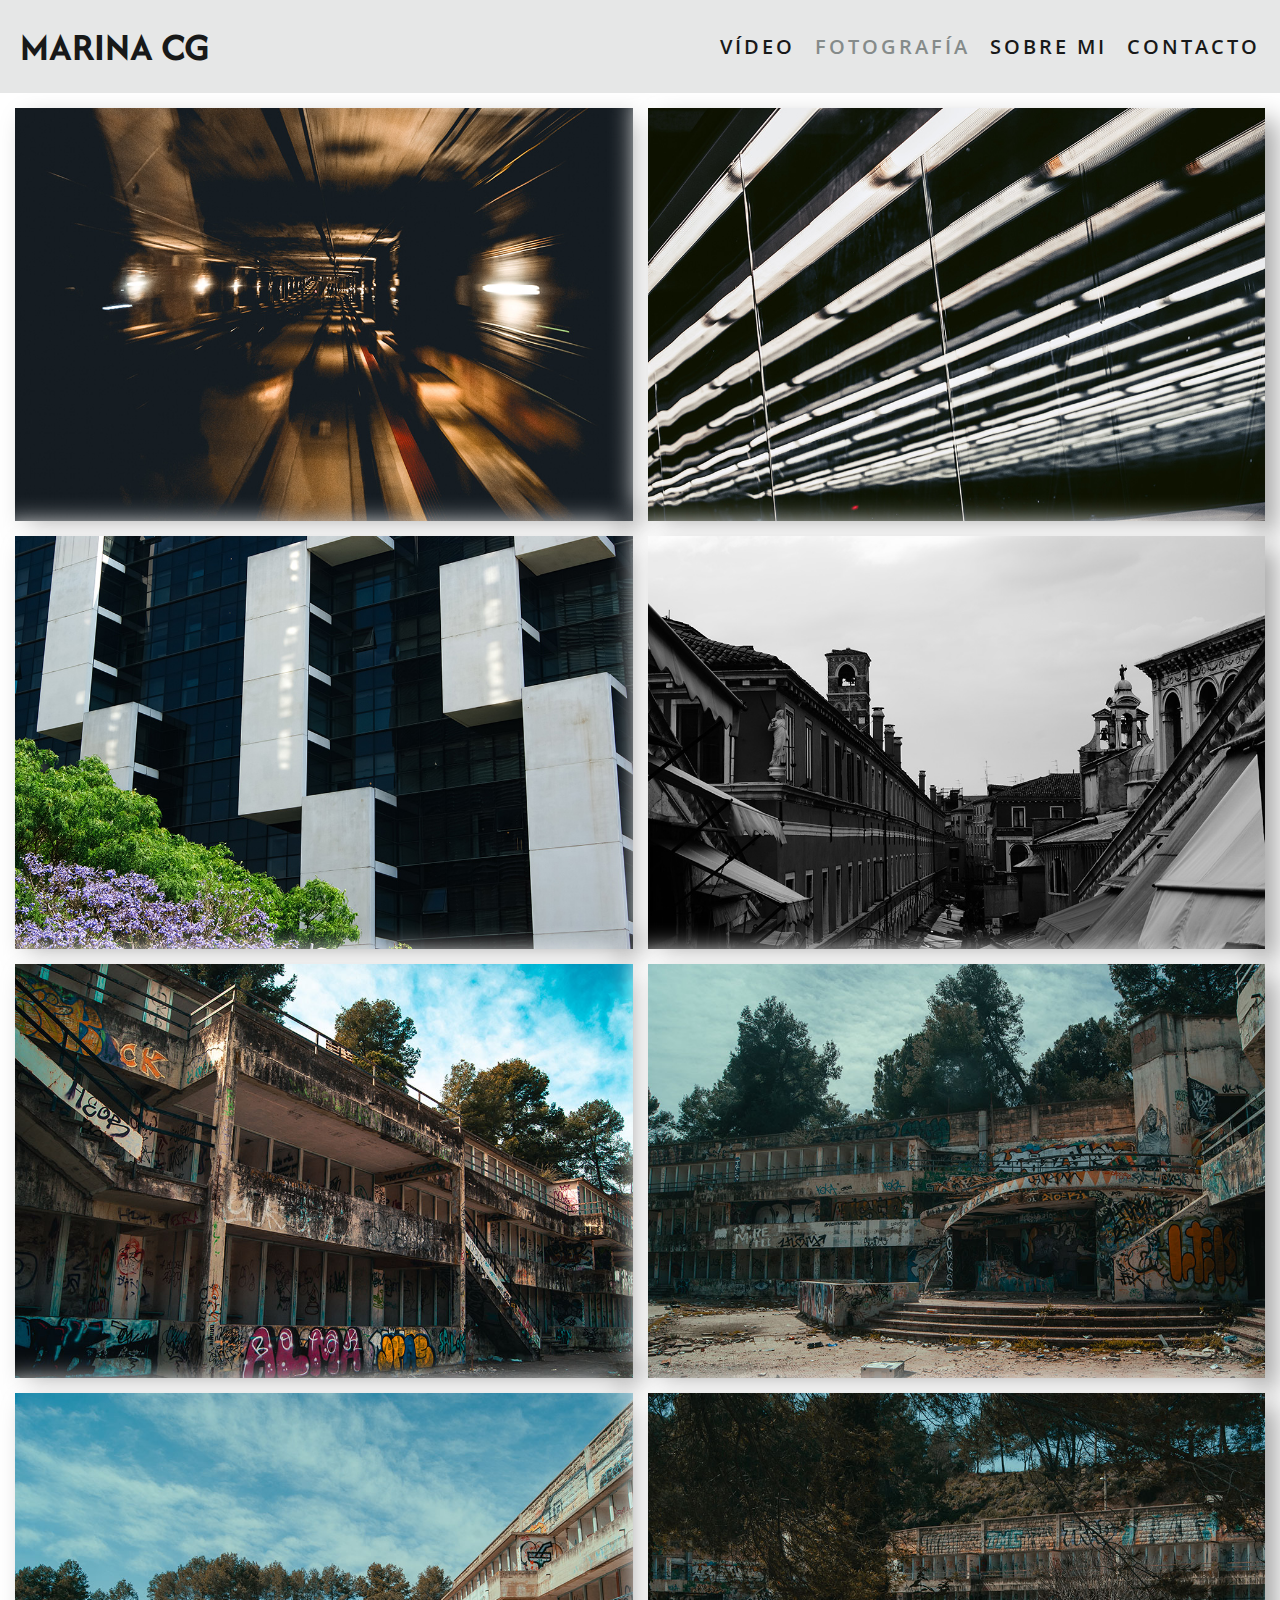
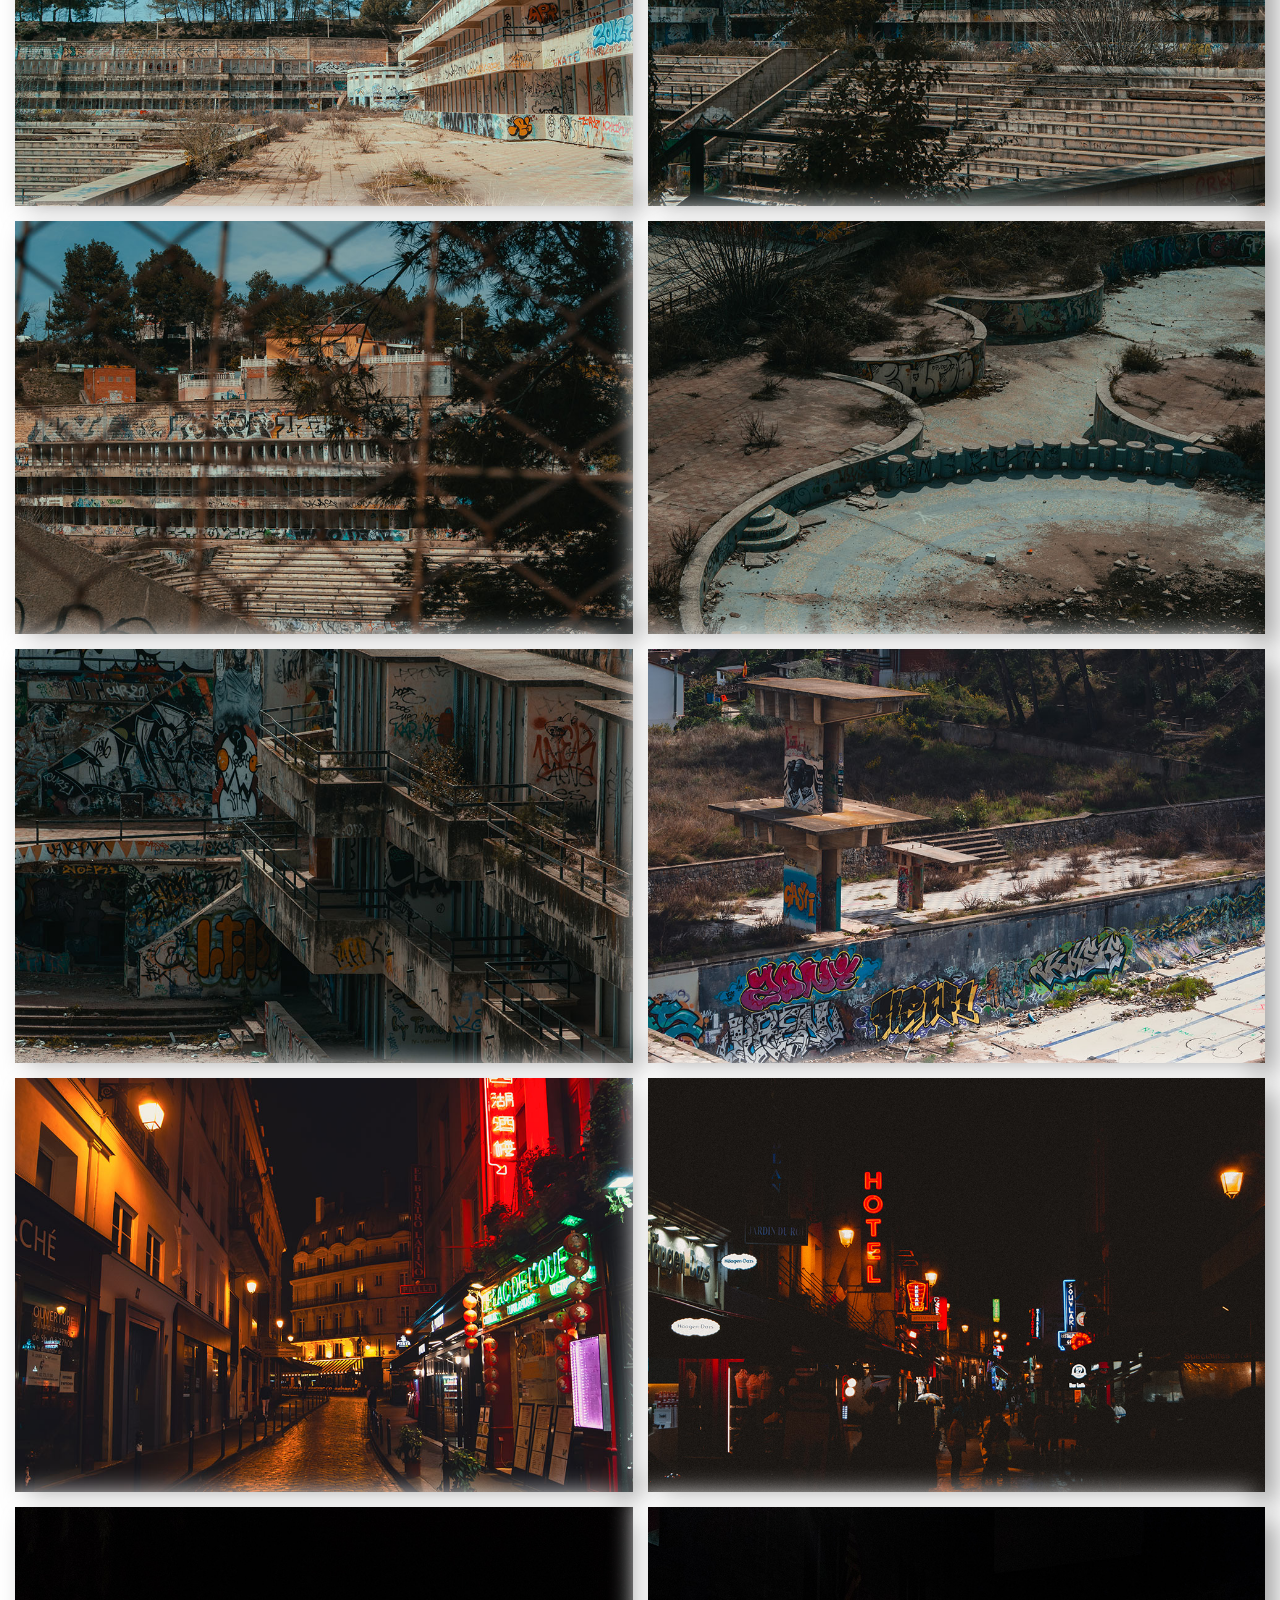
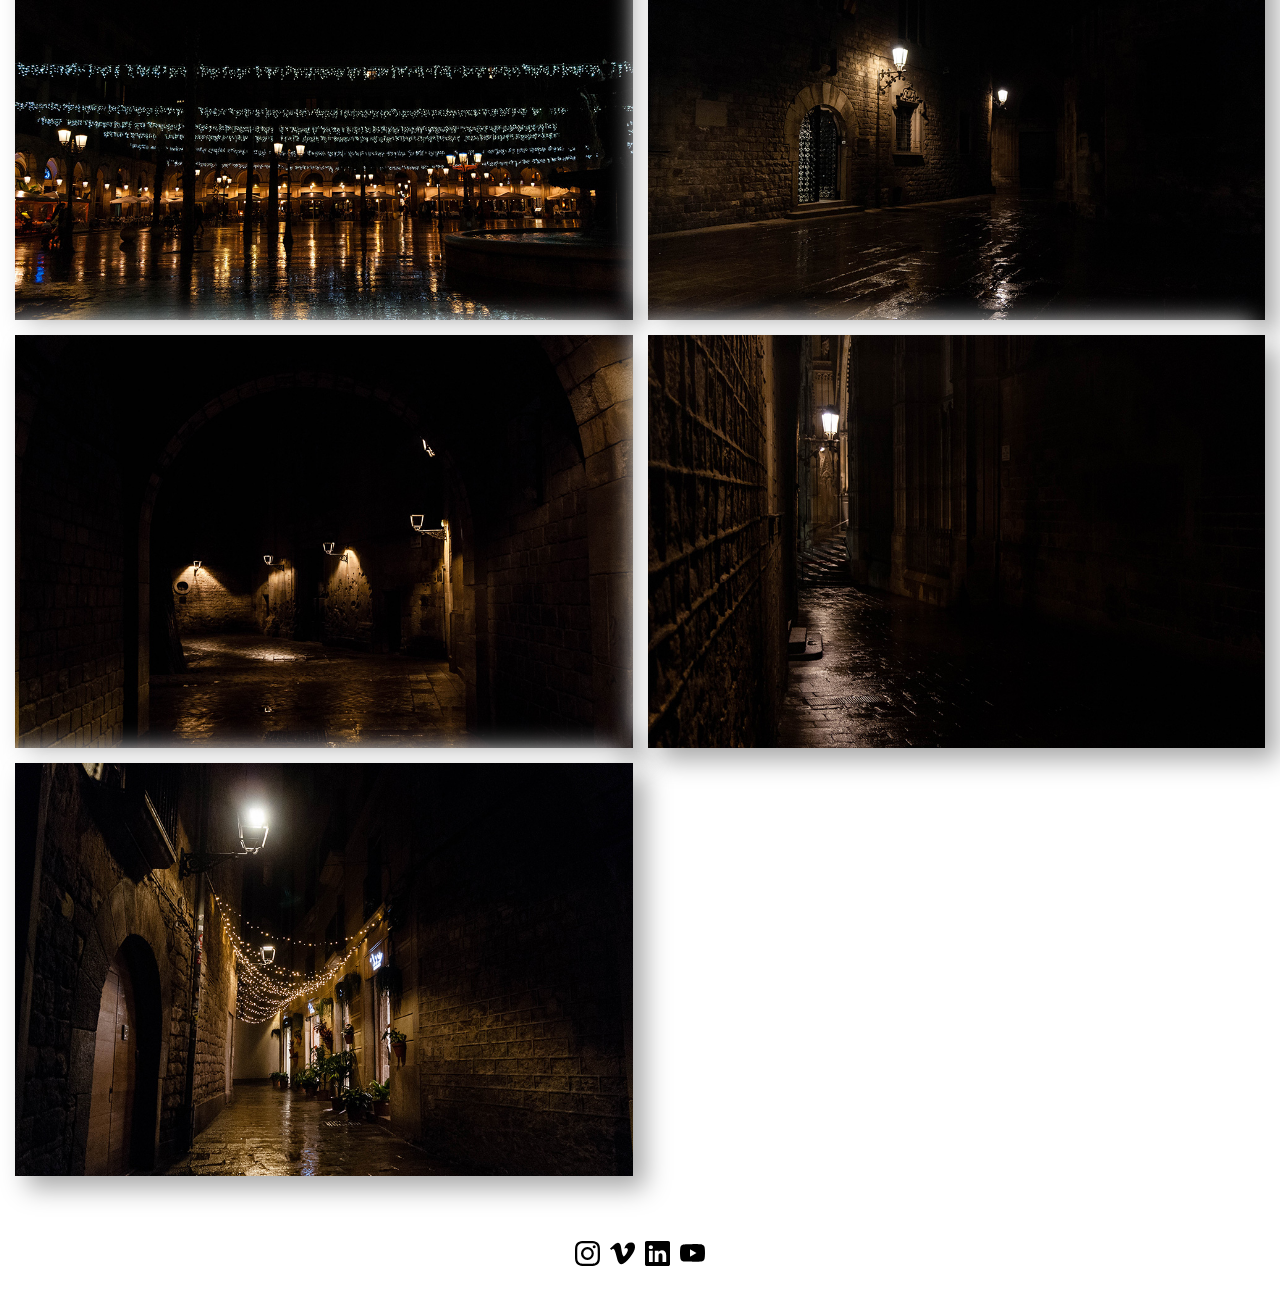
<file: urban.html>
<!DOCTYPE html>
<html lang="en">

<head>
    <meta charset="UTF-8">
    <meta name="viewport" content="width=device-width, initial-scale=1.0">
    <title>Urban</title>
    <link rel="stylesheet" href="css/urban.css">
    <script src="js/urban.js" defer></script>
    <link rel="preconnect" href="https://fonts.googleapis.com">
    <link rel="preconnect" href="https://fonts.gstatic.com" crossorigin>
    <link href="https://fonts.googleapis.com/css2?family=Open+Sans:ital,wght@0,300..800;1,300..800&display=swap"
        rel="stylesheet">
    <link rel="preconnect" href="https://fonts.googleapis.com">
    <link rel="preconnect" href="https://fonts.gstatic.com" crossorigin>
    <link href="https://fonts.googleapis.com/css2?family=Afacad+Flux:wght@100..1000&display=swap" rel="stylesheet">
</head>

<body>


    <header class="Header">
        <h1 class="Header-h1">
            <a href="index.html" title="Marina CG" class="Header-a">Marina CG</a>
        </h1>

        <button class="Header-button">
            <svg xmlns="http://www.w3.org/2000/svg" width="16" height="16" fill="currentColor" class="Header-svg"
                viewBox="0 0 16 16">
                <path fill-rule="evenodd"
                    d="M2.5 12a.5.5 0 0 1 .5-.5h10a.5.5 0 0 1 0 1H3a.5.5 0 0 1-.5-.5m0-4a.5.5 0 0 1 .5-.5h10a.5.5 0 0 1 0 1H3a.5.5 0 0 1-.5-.5m0-4a.5.5 0 0 1 .5-.5h10a.5.5 0 0 1 0 1H3a.5.5 0 0 1-.5-.5" />
            </svg>

        </button>

        <nav class="Header-nav Nav">
            <ul class="Nav-ul">
                <li class="Nav-li">
                    <a href="video.html" title="video" class="Nav-a">Vídeo</a>
                </li>
                <li class="Nav-li">
                    <div class="Foto-div">
                        <a href="fotografia.html" title="fotografía" class="Nav-a Nav-a--color Foto">fotografía</a>
                        <svg xmlns="http://www.w3.org/2000/svg" width="16" height="16" fill="currentColor"
                            class="Foto-svg" viewBox="0 0 16 16">
                            <path
                                d="M7.247 11.14 2.451 5.658C1.885 5.013 2.345 4 3.204 4h9.592a1 1 0 0 1 .753 1.659l-4.796 5.48a1 1 0 0 1-1.506 0z" />
                        </svg>
                    </div>
                    <ul class="Foto-ul">
                        <li class="Foto-li">
                            <a href="gastronomia.html" title="Gastronomía" class="Foto-a">Gastronomía</a>
                        </li>
                        <li class="Foto-li">
                            <a href="espectaculos.html" title="Espectáculos" class="Foto-a">Espectáculos</a>
                        </li>
                        <li class="Foto-li">
                            <a href="urban.html" title="Urban" class="Foto-a">Urban</a>
                        </li>
                        <li class="Foto-li">
                            <a href="retrato.html" title="Retrato" class="Foto-a">Retrato</a>
                        </li>
                        <li class="Foto-li">
                            <a href="viajes.html" title="Viajes" class="Foto-a">Viajes</a>
                        </li>
                        <li class="Foto-li">
                            <a href="fotoFija.html" title="Foto fija" class="Foto-a">Foto fija</a>
                        </li>
                    </ul>
                </li>
                <li class="Nav-li">
                    <a href="sobreMi.html" title="Sobre mi" class="Nav-a">Sobre mi</a>
                </li>
                <li class="Nav-li">
                    <a href="contacto.html" title="Contacto" class="Nav-a">Contacto</a>
                </li>
            </ul>
        </nav>
    </header>

    <main class="Main">
        <section class="Section">

            <img src="assets/urban/1736547679041.jpg" alt="metro" class="Section-imgY">
            <img src="assets/urban/1736547679073.jpg" alt="luces" class="Section-imgY">
            <img src="assets/urban/1736547679097.jpg" alt="edificio" class="Section-imgY">
            <img src="assets/urban/DSC03140.jpg" alt="edifico en blanco y negro" class="Section-imgY">
            <img loading="lazy" src="assets/urban/DSC08873.jpg" alt="edificio abandonado" class="Section-imgY">
            <img loading="lazy" src="assets/urban/DSC08895.jpg" alt="edificio abandonado" class="Section-imgY">
            <img loading="lazy" src="assets/urban/DSC08955.jpg" alt="edificio abandonado" class="Section-imgY">
            <img loading="lazy" src="assets/urban/DSC08963.jpg" alt="edificio abandonado" class="Section-imgY">
            <img loading="lazy" src="assets/urban/DSC09010.jpg" alt="edificio abandonado" class="Section-imgY">
            <img loading="lazy" src="assets/urban/DSC09058.jpg" alt="edificio abandonado" class="Section-imgY">
            <img loading="lazy" src="assets/urban/DSC09068.jpg" alt="edificio abandonado" class="Section-imgY">
            <img loading="lazy" src="assets/urban/DSC09071.jpg" alt="edificio abandonado" class="Section-imgY">
            <img loading="lazy" src="assets/urban/DSC09611.jpg" alt="luz de neon" class="Section-imgY">
            <img loading="lazy" src="assets/urban/DSC09614.jpg" alt="luz de neon de hotel" class="Section-imgY">
            <img loading="lazy" src="assets/urban/I.jpg" alt="reflejo de luz en el agua" class="Section-imgY">
            <img loading="lazy" src="assets/urban/III.jpg" alt="ciudad mojada por la lluvia" class="Section-imgY">
            <img loading="lazy" src="assets/urban/IX.jpg" alt="ciudad mojada por la lluvia" class="Section-imgY">
            <img loading="lazy" src="assets/urban/VI.jpg" alt="ciudad mojada por la lluvia" class="Section-imgY">
            <img loading="lazy" src="assets/urban/VIII.jpg" alt="ciudad mojada por la lluvia" class="Section-imgY">


        </section>
    </main>

    <footer class="Footer">

        <div class="Footer-redes Redes">
            <a href="https://www.instagram.com/marinacg.visuals?utm_source=qr&igsh=ZmxsODBqcGFlZzQ=" target="_blank"
                rel="noopener noreferrer" title="Instagram" class="Redes-a">
                <svg xmlns="http://www.w3.org/2000/svg" width="16" height="16" fill="currentColor" class=""
                    viewBox="0 0 16 16">
                    <path
                        d="M8 0C5.829 0 5.556.01 4.703.048 3.85.088 3.269.222 2.76.42a3.9 3.9 0 0 0-1.417.923A3.9 3.9 0 0 0 .42 2.76C.222 3.268.087 3.85.048 4.7.01 5.555 0 5.827 0 8.001c0 2.172.01 2.444.048 3.297.04.852.174 1.433.372 1.942.205.526.478.972.923 1.417.444.445.89.719 1.416.923.51.198 1.09.333 1.942.372C5.555 15.99 5.827 16 8 16s2.444-.01 3.298-.048c.851-.04 1.434-.174 1.943-.372a3.9 3.9 0 0 0 1.416-.923c.445-.445.718-.891.923-1.417.197-.509.332-1.09.372-1.942C15.99 10.445 16 10.173 16 8s-.01-2.445-.048-3.299c-.04-.851-.175-1.433-.372-1.941a3.9 3.9 0 0 0-.923-1.417A3.9 3.9 0 0 0 13.24.42c-.51-.198-1.092-.333-1.943-.372C10.443.01 10.172 0 7.998 0zm-.717 1.442h.718c2.136 0 2.389.007 3.232.046.78.035 1.204.166 1.486.275.373.145.64.319.92.599s.453.546.598.92c.11.281.24.705.275 1.485.039.843.047 1.096.047 3.231s-.008 2.389-.047 3.232c-.035.78-.166 1.203-.275 1.485a2.5 2.5 0 0 1-.599.919c-.28.28-.546.453-.92.598-.28.11-.704.24-1.485.276-.843.038-1.096.047-3.232.047s-2.39-.009-3.233-.047c-.78-.036-1.203-.166-1.485-.276a2.5 2.5 0 0 1-.92-.598 2.5 2.5 0 0 1-.6-.92c-.109-.281-.24-.705-.275-1.485-.038-.843-.046-1.096-.046-3.233s.008-2.388.046-3.231c.036-.78.166-1.204.276-1.486.145-.373.319-.64.599-.92s.546-.453.92-.598c.282-.11.705-.24 1.485-.276.738-.034 1.024-.044 2.515-.045zm4.988 1.328a.96.96 0 1 0 0 1.92.96.96 0 0 0 0-1.92m-4.27 1.122a4.109 4.109 0 1 0 0 8.217 4.109 4.109 0 0 0 0-8.217m0 1.441a2.667 2.667 0 1 1 0 5.334 2.667 2.667 0 0 1 0-5.334" />
                </svg>
            </a>
            <a href="https://vimeo.com/user233237655" target="_blank" rel="noopener noreferrer" title="Vimeo"
                class="Redes-a">
                <svg xmlns="http://www.w3.org/2000/svg" width="16" height="16" fill="currentColor" class=""
                    viewBox="0 0 16 16">
                    <path
                        d="M15.992 4.204q-.106 2.334-3.262 6.393-3.263 4.243-5.522 4.243-1.4 0-2.367-2.583L3.55 7.523Q2.83 4.939 2.007 4.94q-.178.001-1.254.754L0 4.724a210 210 0 0 0 2.334-2.081q1.581-1.364 2.373-1.437 1.865-.185 2.298 2.553.466 2.952.646 3.666.54 2.447 1.186 2.445.5 0 1.508-1.587 1.006-1.587 1.077-2.415.144-1.37-1.077-1.37a3 3 0 0 0-1.185.261q1.183-3.86 4.508-3.756 2.466.075 2.324 3.2z" />
                </svg>
            </a>
            <a href="https://www.linkedin.com/in/marinacardonagallego/" target="_blank" rel="noopener noreferrer"
                title="Linkedin" class="Redes-a">
                <svg xmlns="http://www.w3.org/2000/svg" width="16" height="16" fill="currentColor" class=""
                    viewBox="0 0 16 16">
                    <path
                        d="M0 1.146C0 .513.526 0 1.175 0h13.65C15.474 0 16 .513 16 1.146v13.708c0 .633-.526 1.146-1.175 1.146H1.175C.526 16 0 15.487 0 14.854zm4.943 12.248V6.169H2.542v7.225zm-1.2-8.212c.837 0 1.358-.554 1.358-1.248-.015-.709-.52-1.248-1.342-1.248S2.4 3.226 2.4 3.934c0 .694.521 1.248 1.327 1.248zm4.908 8.212V9.359c0-.216.016-.432.08-.586.173-.431.568-.878 1.232-.878.869 0 1.216.662 1.216 1.634v3.865h2.401V9.25c0-2.22-1.184-3.252-2.764-3.252-1.274 0-1.845.7-2.165 1.193v.025h-.016l.016-.025V6.169h-2.4c.03.678 0 7.225 0 7.225z" />
                </svg>
            </a>
            <a href="https://www.youtube.com/@marinacardona1668" target="_blank" rel="noopener noreferrer"
                title="Youtube" class="Redes-a">
                <svg xmlns="http://www.w3.org/2000/svg" width="16" height="16" fill="currentColor" class="bi bi-youtube"
                    viewBox="0 0 16 16">
                    <path
                        d="M8.051 1.999h.089c.822.003 4.987.033 6.11.335a2.01 2.01 0 0 1 1.415 1.42c.101.38.172.883.22 1.402l.01.104.022.26.008.104c.065.914.073 1.77.074 1.957v.075c-.001.194-.01 1.108-.082 2.06l-.008.105-.009.104c-.05.572-.124 1.14-.235 1.558a2.01 2.01 0 0 1-1.415 1.42c-1.16.312-5.569.334-6.18.335h-.142c-.309 0-1.587-.006-2.927-.052l-.17-.006-.087-.004-.171-.007-.171-.007c-1.11-.049-2.167-.128-2.654-.26a2.01 2.01 0 0 1-1.415-1.419c-.111-.417-.185-.986-.235-1.558L.09 9.82l-.008-.104A31 31 0 0 1 0 7.68v-.123c.002-.215.01-.958.064-1.778l.007-.103.003-.052.008-.104.022-.26.01-.104c.048-.519.119-1.023.22-1.402a2.01 2.01 0 0 1 1.415-1.42c.487-.13 1.544-.21 2.654-.26l.17-.007.172-.006.086-.003.171-.007A100 100 0 0 1 7.858 2zM6.4 5.209v4.818l4.157-2.408z" />
                </svg>
            </a>

        </div>


    </footer>

    <div class="Lightbox-X">
        <button class="Lightbox-X-button">
            <svg xmlns="http://www.w3.org/2000/svg" fill="currentColor" class="Lightbox-X-svg" viewBox="0 0 16 16">
                <path
                    d="M2.146 2.854a.5.5 0 1 1 .708-.708L8 7.293l5.146-5.147a.5.5 0 0 1 .708.708L8.707 8l5.147 5.146a.5.5 0 0 1-.708.708L8 8.707l-5.146 5.147a.5.5 0 0 1-.708-.708L7.293 8z" />
            </svg>
        </button>
        <div class="Lightbox-X-div">
            <img class="Lightbox-X-img" alt="imagen lightbox">
        </div>

    </div>

    <div class="Lightbox-Y">
        <button class="Lightbox-Y-button">
            <svg xmlns="http://www.w3.org/2000/svg" fill="currentColor" class="Lightbox-Y-svg" viewBox="0 0 16 16">
                <path
                    d="M2.146 2.854a.5.5 0 1 1 .708-.708L8 7.293l5.146-5.147a.5.5 0 0 1 .708.708L8.707 8l5.147 5.146a.5.5 0 0 1-.708.708L8 8.707l-5.146 5.147a.5.5 0 0 1-.708-.708L7.293 8z" />
            </svg>
        </button>
        <div class="Lightbox-Y-div">
            <img class="Lightbox-Y-img" alt="imagen lightbox">
        </div>

    </div>





</body>

</html>
</file>
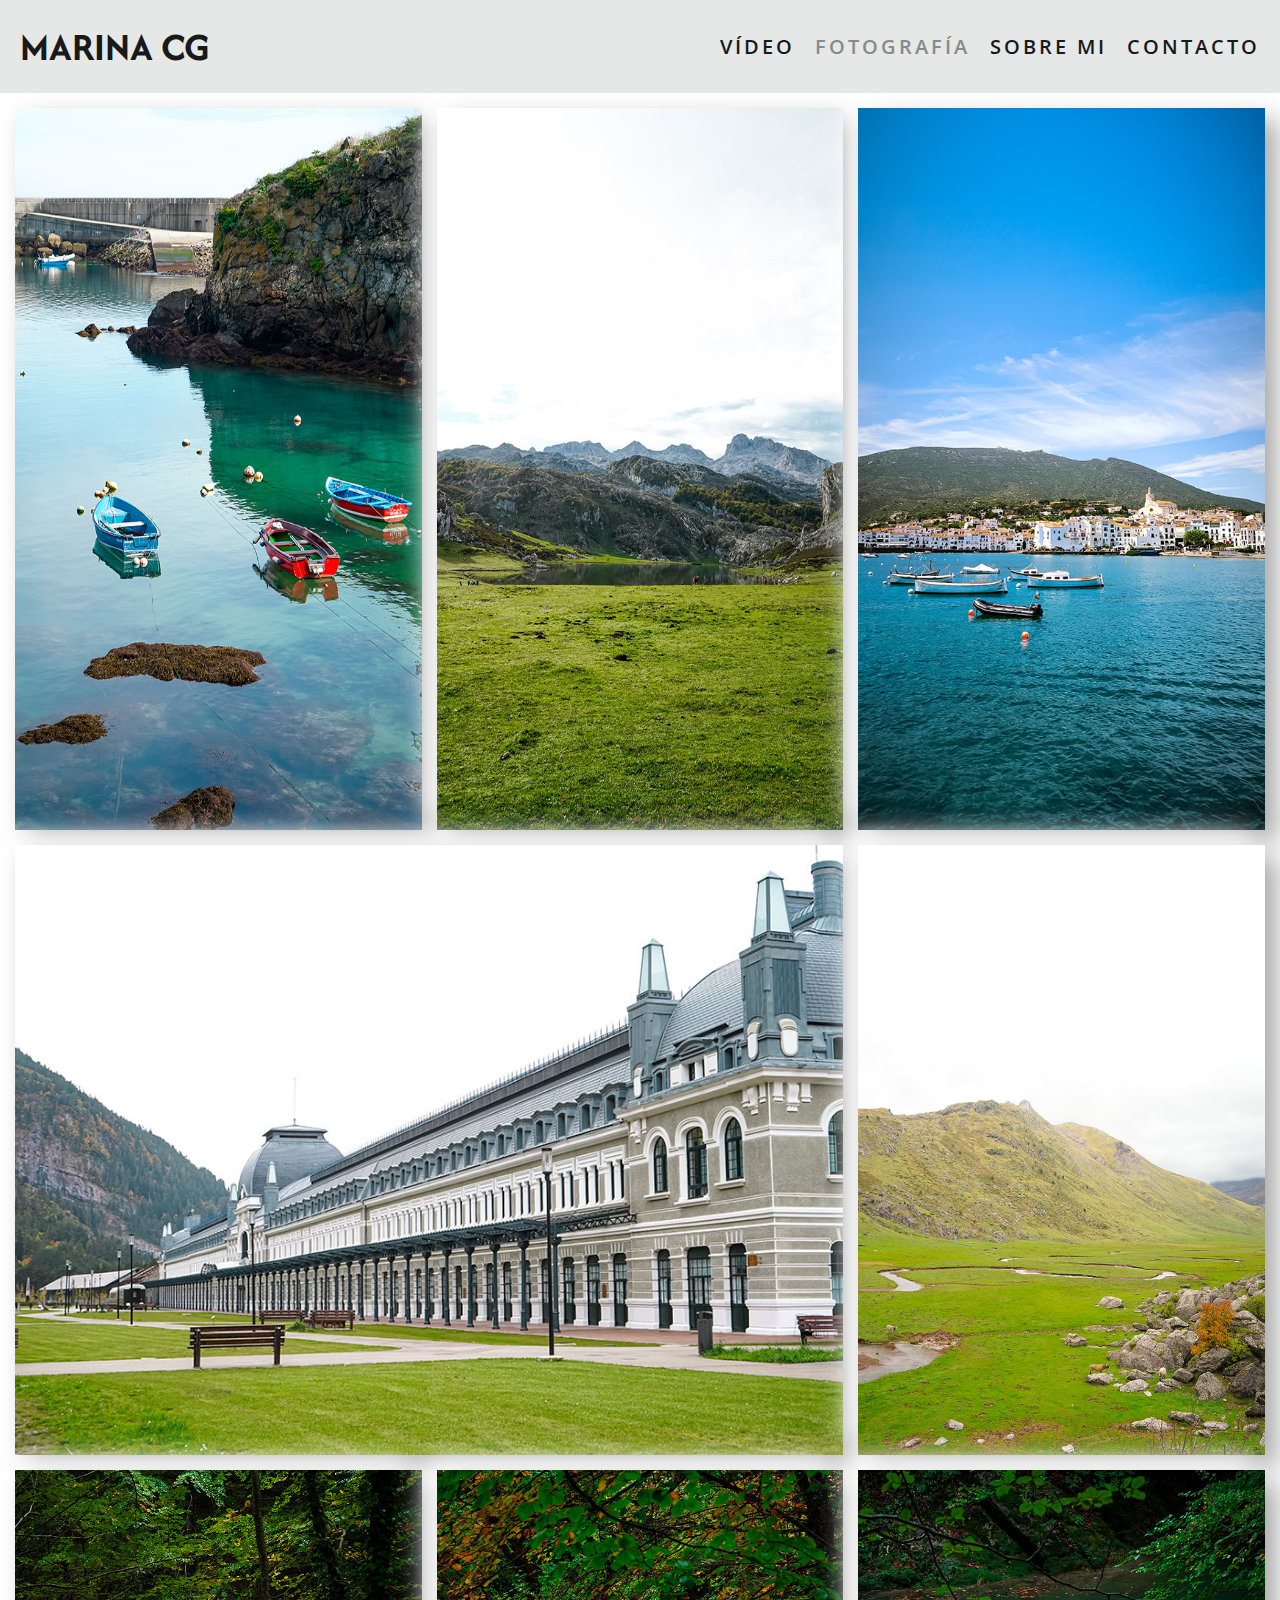
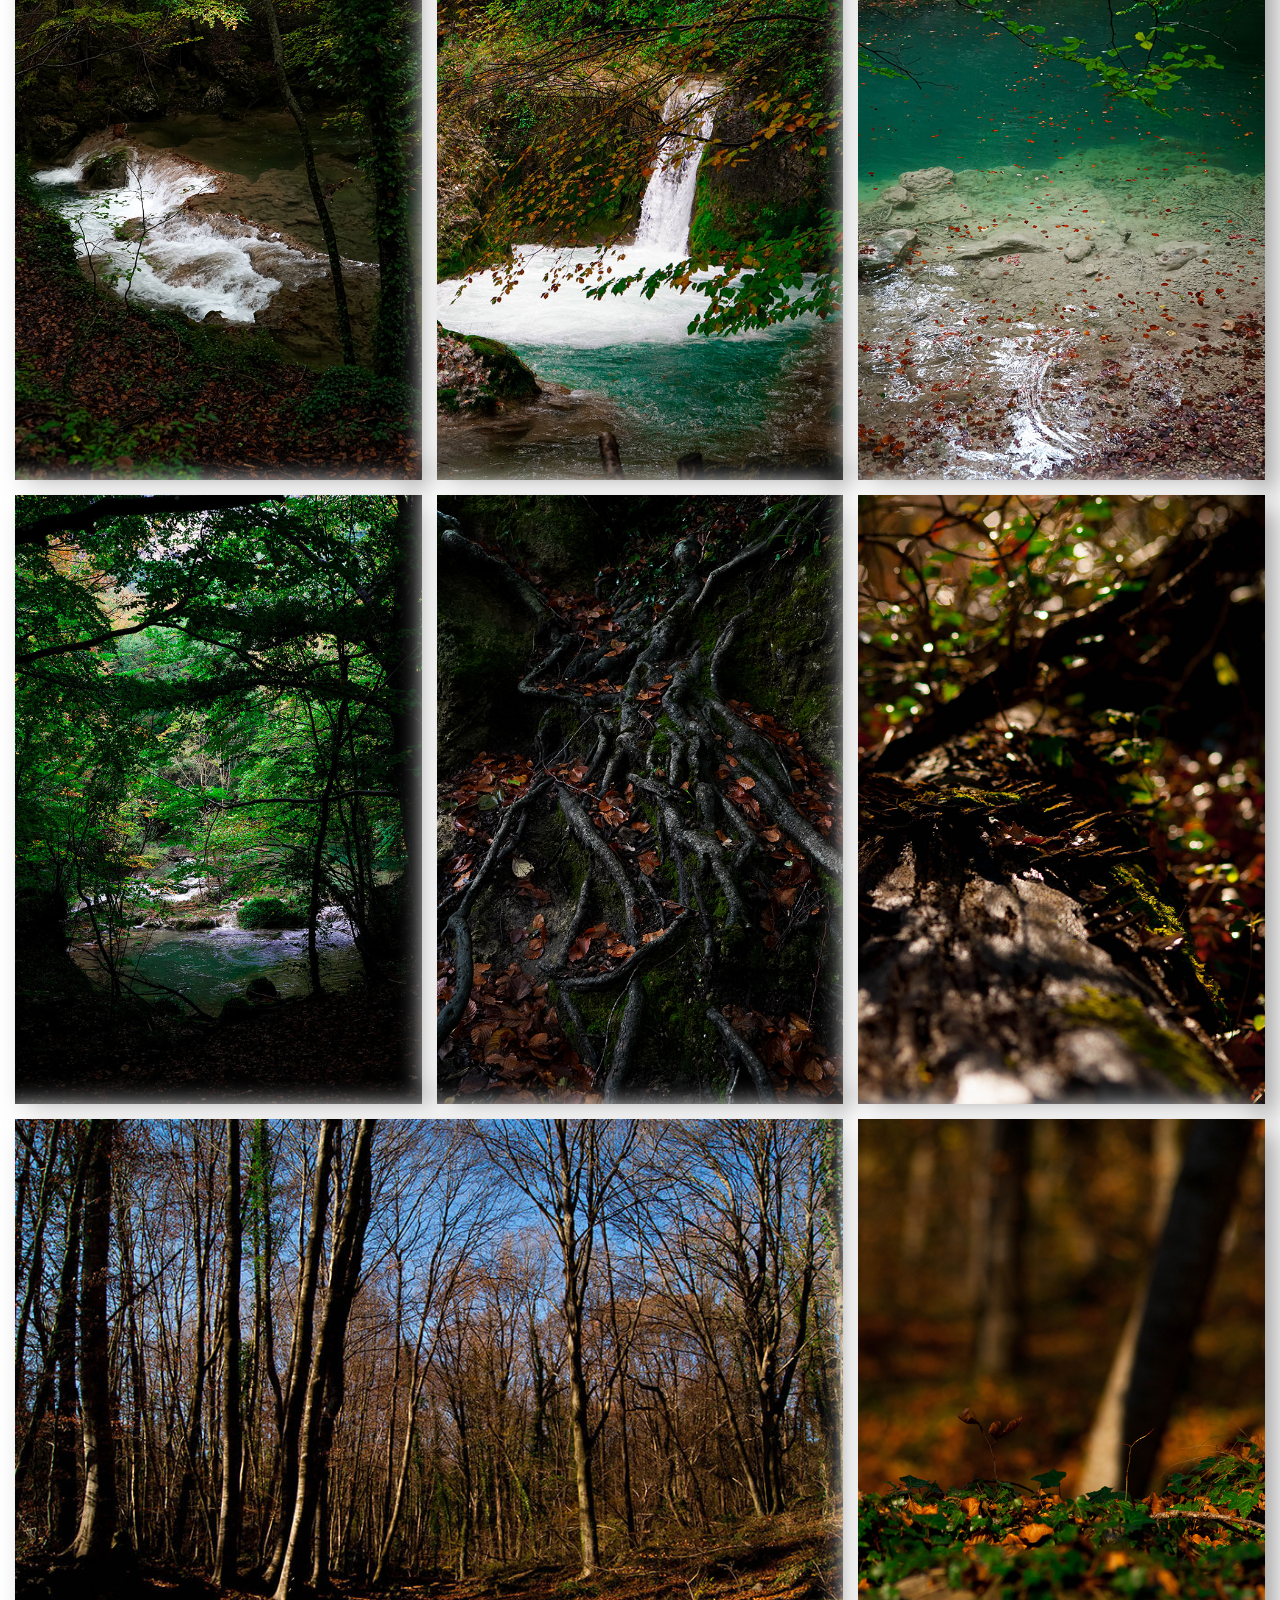
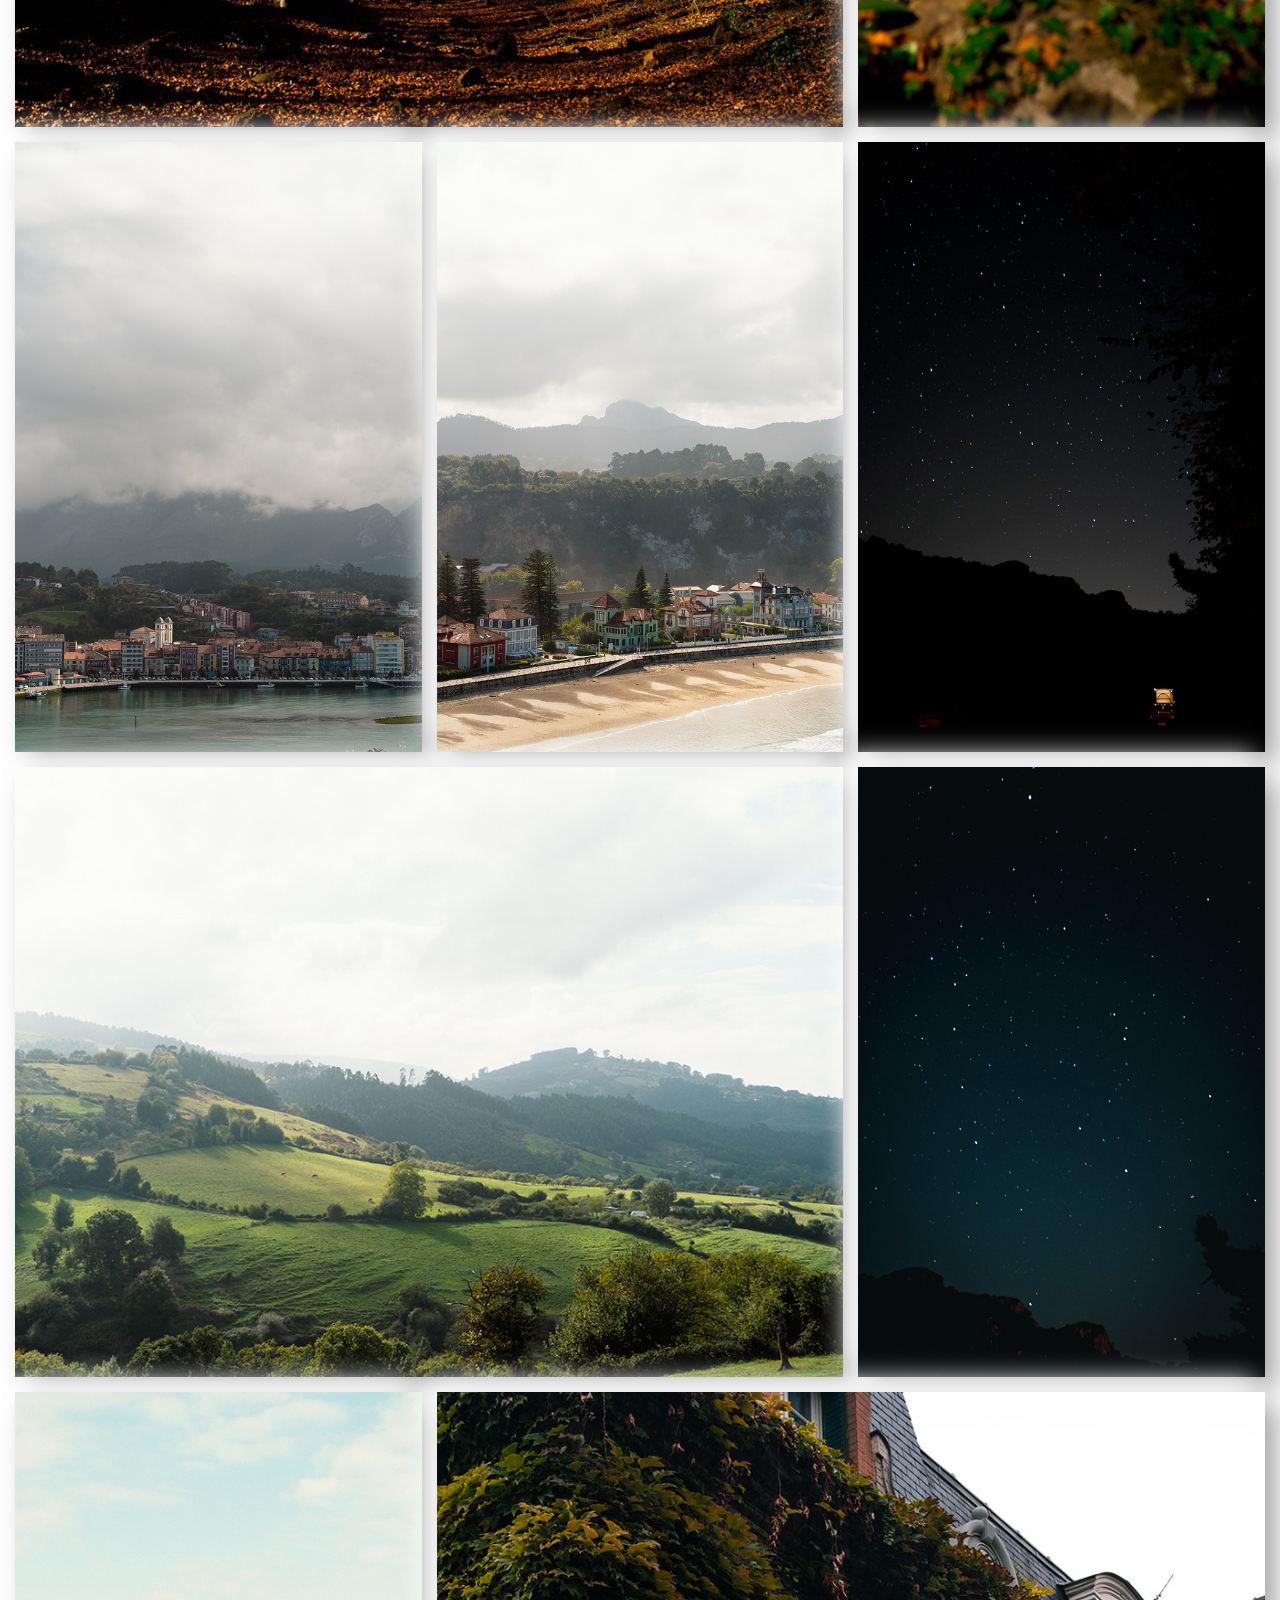
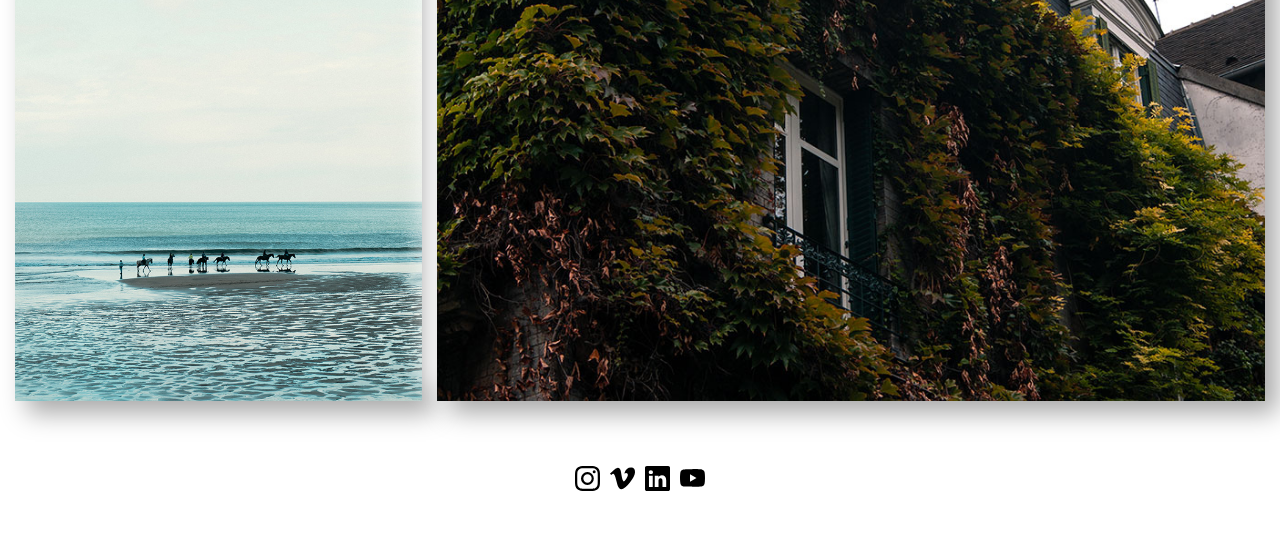
<file: viajes.html>
<!DOCTYPE html>
<html lang="en">

<head>
    <meta charset="UTF-8">
    <meta name="viewport" content="width=device-width, initial-scale=1.0">
    <title>Viajes</title>
    <link rel="stylesheet" href="css/viajes.css">
    <script src="js/viajes.js" defer></script>
    <link rel="preconnect" href="https://fonts.googleapis.com">
    <link rel="preconnect" href="https://fonts.gstatic.com" crossorigin>
    <link href="https://fonts.googleapis.com/css2?family=Open+Sans:ital,wght@0,300..800;1,300..800&display=swap"
        rel="stylesheet">
    <link rel="preconnect" href="https://fonts.googleapis.com">
    <link rel="preconnect" href="https://fonts.gstatic.com" crossorigin>
    <link href="https://fonts.googleapis.com/css2?family=Afacad+Flux:wght@100..1000&display=swap" rel="stylesheet">
</head>

<body>


    <header class="Header">
        <h1 class="Header-h1">
            <a href="index.html" title="Marina CG" class="Header-a">Marina CG</a>
        </h1>

        <button class="Header-button">
            <svg xmlns="http://www.w3.org/2000/svg" width="16" height="16" fill="currentColor" class="Header-svg"
                viewBox="0 0 16 16">
                <path fill-rule="evenodd"
                    d="M2.5 12a.5.5 0 0 1 .5-.5h10a.5.5 0 0 1 0 1H3a.5.5 0 0 1-.5-.5m0-4a.5.5 0 0 1 .5-.5h10a.5.5 0 0 1 0 1H3a.5.5 0 0 1-.5-.5m0-4a.5.5 0 0 1 .5-.5h10a.5.5 0 0 1 0 1H3a.5.5 0 0 1-.5-.5" />
            </svg>

        </button>

        <nav class="Header-nav Nav">
            <ul class="Nav-ul">
                <li class="Nav-li">
                    <a href="video.html" title="video" class="Nav-a">Vídeo</a>
                </li>
                <li class="Nav-li">
                    <div class="Foto-div">
                        <a href="fotografia.html" title="fotografía" class="Nav-a Nav-a--color Foto">fotografía</a>
                        <svg xmlns="http://www.w3.org/2000/svg" width="16" height="16" fill="currentColor"
                            class="Foto-svg" viewBox="0 0 16 16">
                            <path
                                d="M7.247 11.14 2.451 5.658C1.885 5.013 2.345 4 3.204 4h9.592a1 1 0 0 1 .753 1.659l-4.796 5.48a1 1 0 0 1-1.506 0z" />
                        </svg>
                    </div>
                    <ul class="Foto-ul">
                        <li class="Foto-li">
                            <a href="gastronomia.html" title="Gastronomía" class="Foto-a">Gastronomía</a>
                        </li>
                        <li class="Foto-li">
                            <a href="espectaculos.html" title="Espectáculos" class="Foto-a">Espectáculos</a>
                        </li>
                        <li class="Foto-li">
                            <a href="urban.html" title="Urban" class="Foto-a">Urban</a>
                        </li>
                        <li class="Foto-li">
                            <a href="retrato.html" title="Retrato" class="Foto-a">Retrato</a>
                        </li>
                        <li class="Foto-li">
                            <a href="viajes.html" title="Viajes" class="Foto-a">Viajes</a>
                        </li>
                        <li class="Foto-li">
                            <a href="fotoFija.html" title="Foto fija" class="Foto-a">Foto fija</a>
                        </li>
                    </ul>
                </li>
                <li class="Nav-li">
                    <a href="sobreMi.html" title="Sobre mi" class="Nav-a">Sobre mi</a>
                </li>
                <li class="Nav-li">
                    <a href="contacto.html" title="Contacto" class="Nav-a">Contacto</a>
                </li>
            </ul>
        </nav>
    </header>

    <main class="Main">
        <section class="Section">

            <img src="assets/viajes/1715792930128.jpg" alt="paisaje mar" class="Section-imgX">
            <img src="assets/viajes/1715792930136.jpg" alt="paisaje montaña" class="Section-imgX">
            <img src="assets/viajes/1716126437656.jpg" alt="paisaje mar" class="Section-imgX">
            <img loading="lazy" src="assets/viajes/1729444169061V.jpg" alt="paisaje montaña" class="Section-imgY">
            <img loading="lazy" src="assets/viajes/1729890913127.jpg" alt="paisaje montaña" class="Section-imgX">
            <img loading="lazy" src="assets/viajes/1730277412247.jpg" alt="paisaje rio" class="Section-imgX">
            <img loading="lazy" src="assets/viajes/1730277412277.jpg" alt="paisaje rio" class="Section-imgX">
            <img loading="lazy" src="assets/viajes/1730277412298.jpg" alt="paisaje rio" class="Section-imgX">
            <img loading="lazy" src="assets/viajes/1730277412315.jpg" alt="bosque" class="Section-imgX">
            <img loading="lazy" src="assets/viajes/1730277412385.jpg" alt="bosque" class="Section-imgX">
            <img loading="lazy" src="assets/viajes/4.jpg" alt="bosque" class="Section-imgX">
            <img loading="lazy" src="assets/viajes/1V.jpg" alt="bosque" class="Section-imgY">
            <img loading="lazy" src="assets/viajes/5.jpg" alt="bosque" class="Section-imgX">
            <img loading="lazy" src="assets/viajes/DSC4039.jpg" alt="pueblo de montaña" class="Section-imgX">
            <img loading="lazy" src="assets/viajes/DSC4040.jpg" alt="pueblo de costa" class="Section-imgX">
            <img loading="lazy" src="assets/viajes/DSC4306.jpg" alt="estrellas" class="Section-imgX">
            <img loading="lazy" src="assets/viajes/DSC4137.jpg" alt="montaña" class="Section-imgY">
            <img loading="lazy" src="assets/viajes/DSC4311.jpg" alt="estrellas" class="Section-imgX">
            <img loading="lazy" src="assets/viajes/DSC06496.jpg" alt="mar" class="Section-imgX">
            <img loading="lazy" src="assets/viajes/DSC09497V.jpg" alt="casa con flores" class="Section-imgY">

        </section>
    </main>

    <footer class="Footer">

        <div class="Footer-redes Redes">
            <a href="https://www.instagram.com/marinacg.visuals?utm_source=qr&igsh=ZmxsODBqcGFlZzQ=" target="_blank"
                rel="noopener noreferrer" title="Instagram" class="Redes-a">
                <svg xmlns="http://www.w3.org/2000/svg" width="16" height="16" fill="currentColor" class=""
                    viewBox="0 0 16 16">
                    <path
                        d="M8 0C5.829 0 5.556.01 4.703.048 3.85.088 3.269.222 2.76.42a3.9 3.9 0 0 0-1.417.923A3.9 3.9 0 0 0 .42 2.76C.222 3.268.087 3.85.048 4.7.01 5.555 0 5.827 0 8.001c0 2.172.01 2.444.048 3.297.04.852.174 1.433.372 1.942.205.526.478.972.923 1.417.444.445.89.719 1.416.923.51.198 1.09.333 1.942.372C5.555 15.99 5.827 16 8 16s2.444-.01 3.298-.048c.851-.04 1.434-.174 1.943-.372a3.9 3.9 0 0 0 1.416-.923c.445-.445.718-.891.923-1.417.197-.509.332-1.09.372-1.942C15.99 10.445 16 10.173 16 8s-.01-2.445-.048-3.299c-.04-.851-.175-1.433-.372-1.941a3.9 3.9 0 0 0-.923-1.417A3.9 3.9 0 0 0 13.24.42c-.51-.198-1.092-.333-1.943-.372C10.443.01 10.172 0 7.998 0zm-.717 1.442h.718c2.136 0 2.389.007 3.232.046.78.035 1.204.166 1.486.275.373.145.64.319.92.599s.453.546.598.92c.11.281.24.705.275 1.485.039.843.047 1.096.047 3.231s-.008 2.389-.047 3.232c-.035.78-.166 1.203-.275 1.485a2.5 2.5 0 0 1-.599.919c-.28.28-.546.453-.92.598-.28.11-.704.24-1.485.276-.843.038-1.096.047-3.232.047s-2.39-.009-3.233-.047c-.78-.036-1.203-.166-1.485-.276a2.5 2.5 0 0 1-.92-.598 2.5 2.5 0 0 1-.6-.92c-.109-.281-.24-.705-.275-1.485-.038-.843-.046-1.096-.046-3.233s.008-2.388.046-3.231c.036-.78.166-1.204.276-1.486.145-.373.319-.64.599-.92s.546-.453.92-.598c.282-.11.705-.24 1.485-.276.738-.034 1.024-.044 2.515-.045zm4.988 1.328a.96.96 0 1 0 0 1.92.96.96 0 0 0 0-1.92m-4.27 1.122a4.109 4.109 0 1 0 0 8.217 4.109 4.109 0 0 0 0-8.217m0 1.441a2.667 2.667 0 1 1 0 5.334 2.667 2.667 0 0 1 0-5.334" />
                </svg>
            </a>
            <a href="https://vimeo.com/user233237655" target="_blank" rel="noopener noreferrer" title="Vimeo"
                class="Redes-a">
                <svg xmlns="http://www.w3.org/2000/svg" width="16" height="16" fill="currentColor" class=""
                    viewBox="0 0 16 16">
                    <path
                        d="M15.992 4.204q-.106 2.334-3.262 6.393-3.263 4.243-5.522 4.243-1.4 0-2.367-2.583L3.55 7.523Q2.83 4.939 2.007 4.94q-.178.001-1.254.754L0 4.724a210 210 0 0 0 2.334-2.081q1.581-1.364 2.373-1.437 1.865-.185 2.298 2.553.466 2.952.646 3.666.54 2.447 1.186 2.445.5 0 1.508-1.587 1.006-1.587 1.077-2.415.144-1.37-1.077-1.37a3 3 0 0 0-1.185.261q1.183-3.86 4.508-3.756 2.466.075 2.324 3.2z" />
                </svg>
            </a>
            <a href="https://www.linkedin.com/in/marinacardonagallego/" target="_blank" rel="noopener noreferrer"
                title="Linkedin" class="Redes-a">
                <svg xmlns="http://www.w3.org/2000/svg" width="16" height="16" fill="currentColor" class=""
                    viewBox="0 0 16 16">
                    <path
                        d="M0 1.146C0 .513.526 0 1.175 0h13.65C15.474 0 16 .513 16 1.146v13.708c0 .633-.526 1.146-1.175 1.146H1.175C.526 16 0 15.487 0 14.854zm4.943 12.248V6.169H2.542v7.225zm-1.2-8.212c.837 0 1.358-.554 1.358-1.248-.015-.709-.52-1.248-1.342-1.248S2.4 3.226 2.4 3.934c0 .694.521 1.248 1.327 1.248zm4.908 8.212V9.359c0-.216.016-.432.08-.586.173-.431.568-.878 1.232-.878.869 0 1.216.662 1.216 1.634v3.865h2.401V9.25c0-2.22-1.184-3.252-2.764-3.252-1.274 0-1.845.7-2.165 1.193v.025h-.016l.016-.025V6.169h-2.4c.03.678 0 7.225 0 7.225z" />
                </svg>
            </a>
            <a href="https://www.youtube.com/@marinacardona1668" target="_blank" rel="noopener noreferrer"
                title="Youtube" class="Redes-a">
                <svg xmlns="http://www.w3.org/2000/svg" width="16" height="16" fill="currentColor" class="bi bi-youtube"
                    viewBox="0 0 16 16">
                    <path
                        d="M8.051 1.999h.089c.822.003 4.987.033 6.11.335a2.01 2.01 0 0 1 1.415 1.42c.101.38.172.883.22 1.402l.01.104.022.26.008.104c.065.914.073 1.77.074 1.957v.075c-.001.194-.01 1.108-.082 2.06l-.008.105-.009.104c-.05.572-.124 1.14-.235 1.558a2.01 2.01 0 0 1-1.415 1.42c-1.16.312-5.569.334-6.18.335h-.142c-.309 0-1.587-.006-2.927-.052l-.17-.006-.087-.004-.171-.007-.171-.007c-1.11-.049-2.167-.128-2.654-.26a2.01 2.01 0 0 1-1.415-1.419c-.111-.417-.185-.986-.235-1.558L.09 9.82l-.008-.104A31 31 0 0 1 0 7.68v-.123c.002-.215.01-.958.064-1.778l.007-.103.003-.052.008-.104.022-.26.01-.104c.048-.519.119-1.023.22-1.402a2.01 2.01 0 0 1 1.415-1.42c.487-.13 1.544-.21 2.654-.26l.17-.007.172-.006.086-.003.171-.007A100 100 0 0 1 7.858 2zM6.4 5.209v4.818l4.157-2.408z" />
                </svg>
            </a>

        </div>


    </footer>

    <div class="Lightbox-X">
        <button class="Lightbox-X-button">
            <svg xmlns="http://www.w3.org/2000/svg" fill="currentColor" class="Lightbox-X-svg" viewBox="0 0 16 16">
                <path
                    d="M2.146 2.854a.5.5 0 1 1 .708-.708L8 7.293l5.146-5.147a.5.5 0 0 1 .708.708L8.707 8l5.147 5.146a.5.5 0 0 1-.708.708L8 8.707l-5.146 5.147a.5.5 0 0 1-.708-.708L7.293 8z" />
            </svg>
        </button>
        <div class="Lightbox-X-div">
            <img class="Lightbox-X-img" alt="imagen lightbox">
        </div>

    </div>

    <div class="Lightbox-Y">
        <button class="Lightbox-Y-button">
            <svg xmlns="http://www.w3.org/2000/svg" fill="currentColor" class="Lightbox-Y-svg" viewBox="0 0 16 16">
                <path
                    d="M2.146 2.854a.5.5 0 1 1 .708-.708L8 7.293l5.146-5.147a.5.5 0 0 1 .708.708L8.707 8l5.147 5.146a.5.5 0 0 1-.708.708L8 8.707l-5.146 5.147a.5.5 0 0 1-.708-.708L7.293 8z" />
            </svg>
        </button>
        <div class="Lightbox-Y-div">
            <img class="Lightbox-Y-img" alt="imagen lightbox">
        </div>

    </div>





</body>

</html>
</file>
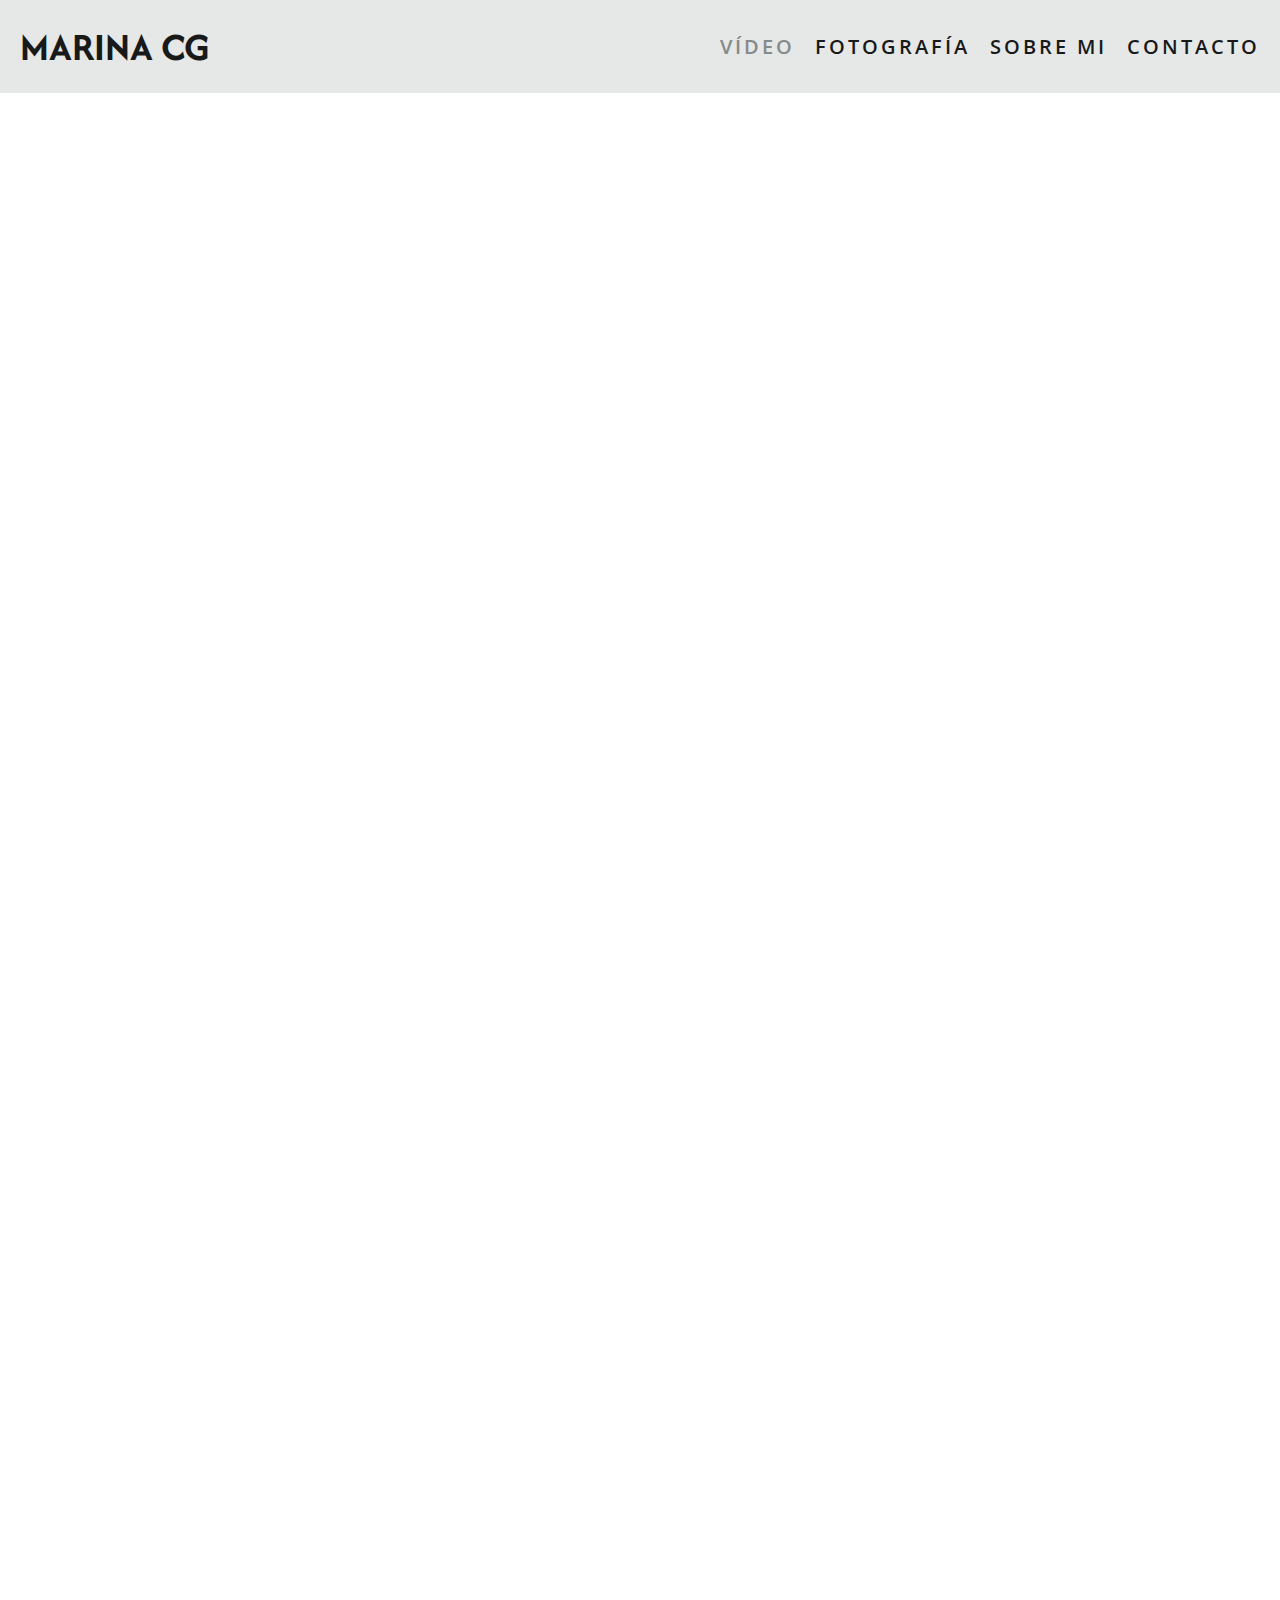
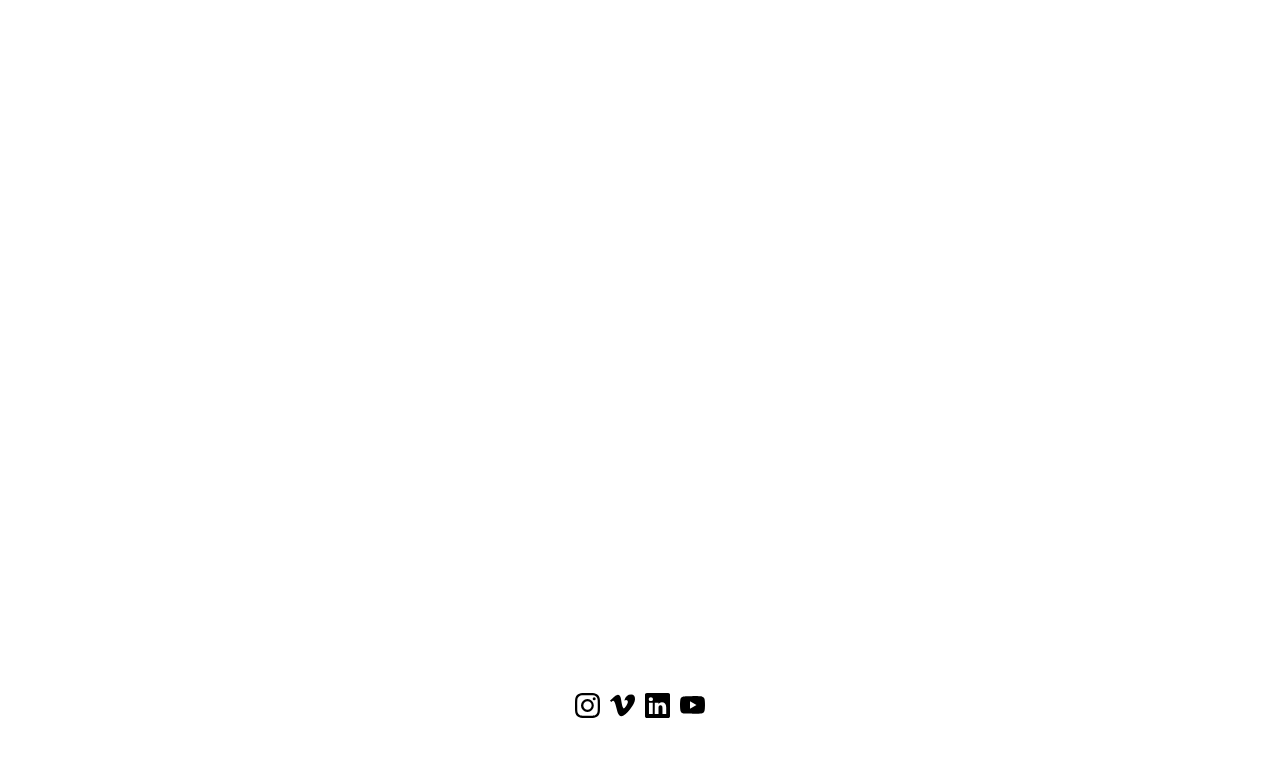
<file: video.html>
<!DOCTYPE html>
<html lang="en">

<head>
    <meta charset="UTF-8">
    <meta name="viewport" content="width=device-width, initial-scale=1.0">
    <title>Video</title>
    <link rel="stylesheet" href="css/video.css">
    <script src="js/video.js" defer></script>
    <link rel="preconnect" href="https://fonts.googleapis.com">
    <link rel="preconnect" href="https://fonts.gstatic.com" crossorigin>
    <link href="https://fonts.googleapis.com/css2?family=Open+Sans:ital,wght@0,300..800;1,300..800&display=swap"
        rel="stylesheet">
    <link rel="preconnect" href="https://fonts.googleapis.com">
    <link rel="preconnect" href="https://fonts.gstatic.com" crossorigin>
    <link href="https://fonts.googleapis.com/css2?family=Afacad+Flux:wght@100..1000&display=swap" rel="stylesheet">
</head>

<body>


    <header class="Header">
        <h1 class="Header-h1">
            <a href="index.html" title="Marina CG" class="Header-a">Marina CG</a>
        </h1>

        <button class="Header-button">
            <svg xmlns="http://www.w3.org/2000/svg" width="16" height="16" fill="currentColor" class="Header-svg"
                viewBox="0 0 16 16">
                <path fill-rule="evenodd"
                    d="M2.5 12a.5.5 0 0 1 .5-.5h10a.5.5 0 0 1 0 1H3a.5.5 0 0 1-.5-.5m0-4a.5.5 0 0 1 .5-.5h10a.5.5 0 0 1 0 1H3a.5.5 0 0 1-.5-.5m0-4a.5.5 0 0 1 .5-.5h10a.5.5 0 0 1 0 1H3a.5.5 0 0 1-.5-.5" />
            </svg>

        </button>

        <nav class="Header-nav Nav">
            <ul class="Nav-ul">
                <li class="Nav-li">
                    <a href="video.html" title="video" class="Nav-a Nav-a--color">Vídeo</a>
                </li>
                <li class="Nav-li">
                    <div class="Foto-div">
                        <a href="fotografia.html" title="fotografía" class="Header-a Foto">fotografía</a>
                        <svg xmlns="http://www.w3.org/2000/svg" width="16" height="16" fill="currentColor"
                            class="Foto-svg" viewBox="0 0 16 16">
                            <path
                                d="M7.247 11.14 2.451 5.658C1.885 5.013 2.345 4 3.204 4h9.592a1 1 0 0 1 .753 1.659l-4.796 5.48a1 1 0 0 1-1.506 0z" />
                        </svg>
                    </div>
                    <ul class="Foto-ul">
                        <li class="Foto-li">
                            <a href="gastronomia.html" title="Gastronomía" class="Foto-a">Gastronomía</a>
                        </li>
                        <li class="Foto-li">
                            <a href="espectaculos.html" title="Espectáculos" class="Foto-a">Espectáculos</a>
                        </li>
                        <li class="Foto-li">
                            <a href="urban.html" title="Urban" class="Foto-a">Urban</a>
                        </li>
                        <li class="Foto-li">
                            <a href="retrato.html" title="Retrato" class="Foto-a">Retrato</a>
                        </li>
                        <li class="Foto-li">
                            <a href="viajes.html" title="Viajes" class="Foto-a">Viajes</a>
                        </li>
                        <li class="Foto-li">
                            <a href="fotoFija.html" title="Foto fija" class="Foto-a">Foto fija</a>
                        </li>
                    </ul>
                </li>
                <li class="Nav-li">
                    <a href="sobreMi.html" title="Sobre mi" class="Nav-a">Sobre mi</a>
                </li>
                <li class="Nav-li">
                    <a href="contacto.html" title="Contacto" class="Nav-a">Contacto</a>
                </li>
            </ul>
        </nav>
    </header>
    <main class="Main">
        <section class="Section">
            <div class="Section-reels Reels">

                <iframe class="Reels-video" src="https://www.youtube.com/embed/jly7gwjlQCg?si=pMJZRTjkHr6WbuBV"
                    title="YouTube video player"
                    allow="accelerometer; autoplay; clipboard-write; encrypted-media; gyroscope; picture-in-picture; web-share"
                    referrerpolicy="strict-origin-when-cross-origin" allowfullscreen></iframe>

            </div>
            <div class="Section-video">

                <iframe class="Videos" src="https://www.youtube.com/embed/pS2gH9Iu2Lc?si=lHuVhTL8_3OoIEiI"
                    title="YouTube video player"
                    allow="accelerometer; autoplay; clipboard-write; encrypted-media; gyroscope; picture-in-picture; web-share"
                    referrerpolicy="strict-origin-when-cross-origin" allowfullscreen></iframe>
                <iframe class="Videos" src="https://www.youtube.com/embed/I2CVHJDIugk?si=22ka9Q_uDS_dJ7oc"
                    title="YouTube video player"
                    allow="accelerometer; autoplay; clipboard-write; encrypted-media; gyroscope; picture-in-picture; web-share"
                    referrerpolicy="strict-origin-when-cross-origin" allowfullscreen></iframe>
                <iframe class="Videos" src="https://www.youtube.com/embed/GKNXG3_6luM?si=2a76OcyzNd1wUQZR"
                    title="YouTube video player"
                    allow="accelerometer; autoplay; clipboard-write; encrypted-media; gyroscope; picture-in-picture; web-share"
                    referrerpolicy="strict-origin-when-cross-origin" allowfullscreen></iframe>
                <iframe loading="lazy" class="Videos"
                    src="https://www.youtube.com/embed/iYHNCjJmayw?si=g_Jp2wEJ7sK5g7cP" title="YouTube video player"
                    allow="accelerometer; autoplay; clipboard-write; encrypted-media; gyroscope; picture-in-picture; web-share"
                    referrerpolicy="strict-origin-when-cross-origin" allowfullscreen></iframe>
                <iframe loading="lazy" class="Videos"
                    src="https://www.youtube.com/embed/jgYmPzwNC5c?si=3Gx57faU5F6VpjNG" title="YouTube video player"
                    allow="accelerometer; autoplay; clipboard-write; encrypted-media; gyroscope; picture-in-picture; web-share"
                    referrerpolicy="strict-origin-when-cross-origin" allowfullscreen></iframe>

                <iframe loading="lazy" class="Videos"
                    src="https://www.youtube.com/embed/Qeyvv9GgO10?si=J-AKGf5hpiybRfkE" title="YouTube video player"
                    allow="accelerometer; autoplay; clipboard-write; encrypted-media; gyroscope; picture-in-picture; web-share"
                    referrerpolicy="strict-origin-when-cross-origin" allowfullscreen></iframe>
                <iframe loading="lazy" class="Videos"
                    src="https://www.youtube.com/embed/6TUF7dyW8HU?si=C7C5kwDS9z-ZYF86" title="YouTube video player"
                    allow="accelerometer; autoplay; clipboard-write; encrypted-media; gyroscope; picture-in-picture; web-share"
                    referrerpolicy="strict-origin-when-cross-origin" allowfullscreen></iframe>
                <iframe loading="lazy" class="Videos"
                    src="https://www.youtube.com/embed/pW5e84hdTZY?si=cPeps1nZVUb92qO_" title="YouTube video player"
                    allow="accelerometer; autoplay; clipboard-write; encrypted-media; gyroscope; picture-in-picture; web-share"
                    referrerpolicy="strict-origin-when-cross-origin" allowfullscreen></iframe>
                <iframe loading="lazy" class="Videos"
                    src="https://www.youtube.com/embed/LfKdheSfgoc?si=hHqNZv7lRowuIFEM" title="YouTube video player"
                    allow="accelerometer; autoplay; clipboard-write; encrypted-media; gyroscope; picture-in-picture; web-share"
                    referrerpolicy="strict-origin-when-cross-origin" allowfullscreen></iframe>
                <iframe loading="lazy" class="Videos"
                    src="https://www.youtube.com/embed/zxxdkHRMqvs?si=-67kF9UTNt_a82B6" title="YouTube video player"
                    allow="accelerometer; autoplay; clipboard-write; encrypted-media; gyroscope; picture-in-picture; web-share"
                    referrerpolicy="strict-origin-when-cross-origin" allowfullscreen></iframe>


            </div>
        </section>
    </main>
    <footer class="Footer">

        <div class="Footer-redes Redes">
            <a href="https://www.instagram.com/marinacg.visuals?utm_source=qr&igsh=ZmxsODBqcGFlZzQ=" target="_blank"
                rel="noopener noreferrer" title="Instagram" class="Redes-a">
                <svg xmlns="http://www.w3.org/2000/svg" width="16" height="16" fill="currentColor" class=""
                    viewBox="0 0 16 16">
                    <path
                        d="M8 0C5.829 0 5.556.01 4.703.048 3.85.088 3.269.222 2.76.42a3.9 3.9 0 0 0-1.417.923A3.9 3.9 0 0 0 .42 2.76C.222 3.268.087 3.85.048 4.7.01 5.555 0 5.827 0 8.001c0 2.172.01 2.444.048 3.297.04.852.174 1.433.372 1.942.205.526.478.972.923 1.417.444.445.89.719 1.416.923.51.198 1.09.333 1.942.372C5.555 15.99 5.827 16 8 16s2.444-.01 3.298-.048c.851-.04 1.434-.174 1.943-.372a3.9 3.9 0 0 0 1.416-.923c.445-.445.718-.891.923-1.417.197-.509.332-1.09.372-1.942C15.99 10.445 16 10.173 16 8s-.01-2.445-.048-3.299c-.04-.851-.175-1.433-.372-1.941a3.9 3.9 0 0 0-.923-1.417A3.9 3.9 0 0 0 13.24.42c-.51-.198-1.092-.333-1.943-.372C10.443.01 10.172 0 7.998 0zm-.717 1.442h.718c2.136 0 2.389.007 3.232.046.78.035 1.204.166 1.486.275.373.145.64.319.92.599s.453.546.598.92c.11.281.24.705.275 1.485.039.843.047 1.096.047 3.231s-.008 2.389-.047 3.232c-.035.78-.166 1.203-.275 1.485a2.5 2.5 0 0 1-.599.919c-.28.28-.546.453-.92.598-.28.11-.704.24-1.485.276-.843.038-1.096.047-3.232.047s-2.39-.009-3.233-.047c-.78-.036-1.203-.166-1.485-.276a2.5 2.5 0 0 1-.92-.598 2.5 2.5 0 0 1-.6-.92c-.109-.281-.24-.705-.275-1.485-.038-.843-.046-1.096-.046-3.233s.008-2.388.046-3.231c.036-.78.166-1.204.276-1.486.145-.373.319-.64.599-.92s.546-.453.92-.598c.282-.11.705-.24 1.485-.276.738-.034 1.024-.044 2.515-.045zm4.988 1.328a.96.96 0 1 0 0 1.92.96.96 0 0 0 0-1.92m-4.27 1.122a4.109 4.109 0 1 0 0 8.217 4.109 4.109 0 0 0 0-8.217m0 1.441a2.667 2.667 0 1 1 0 5.334 2.667 2.667 0 0 1 0-5.334" />
                </svg>
            </a>
            <a href="https://vimeo.com/user233237655" target="_blank" rel="noopener noreferrer" title="Vimeo"
                class="Redes-a">
                <svg xmlns="http://www.w3.org/2000/svg" width="16" height="16" fill="currentColor" class=""
                    viewBox="0 0 16 16">
                    <path
                        d="M15.992 4.204q-.106 2.334-3.262 6.393-3.263 4.243-5.522 4.243-1.4 0-2.367-2.583L3.55 7.523Q2.83 4.939 2.007 4.94q-.178.001-1.254.754L0 4.724a210 210 0 0 0 2.334-2.081q1.581-1.364 2.373-1.437 1.865-.185 2.298 2.553.466 2.952.646 3.666.54 2.447 1.186 2.445.5 0 1.508-1.587 1.006-1.587 1.077-2.415.144-1.37-1.077-1.37a3 3 0 0 0-1.185.261q1.183-3.86 4.508-3.756 2.466.075 2.324 3.2z" />
                </svg>
            </a>
            <a href="https://www.linkedin.com/in/marinacardonagallego/" target="_blank" rel="noopener noreferrer"
                title="Linkedin" class="Redes-a">
                <svg xmlns="http://www.w3.org/2000/svg" width="16" height="16" fill="currentColor" class=""
                    viewBox="0 0 16 16">
                    <path
                        d="M0 1.146C0 .513.526 0 1.175 0h13.65C15.474 0 16 .513 16 1.146v13.708c0 .633-.526 1.146-1.175 1.146H1.175C.526 16 0 15.487 0 14.854zm4.943 12.248V6.169H2.542v7.225zm-1.2-8.212c.837 0 1.358-.554 1.358-1.248-.015-.709-.52-1.248-1.342-1.248S2.4 3.226 2.4 3.934c0 .694.521 1.248 1.327 1.248zm4.908 8.212V9.359c0-.216.016-.432.08-.586.173-.431.568-.878 1.232-.878.869 0 1.216.662 1.216 1.634v3.865h2.401V9.25c0-2.22-1.184-3.252-2.764-3.252-1.274 0-1.845.7-2.165 1.193v.025h-.016l.016-.025V6.169h-2.4c.03.678 0 7.225 0 7.225z" />
                </svg>
            </a>
            <a href="https://www.youtube.com/@marinacardona1668" target="_blank" rel="noopener noreferrer"
                title="Youtube" class="Redes-a">
                <svg xmlns="http://www.w3.org/2000/svg" width="16" height="16" fill="currentColor" class="bi bi-youtube"
                    viewBox="0 0 16 16">
                    <path
                        d="M8.051 1.999h.089c.822.003 4.987.033 6.11.335a2.01 2.01 0 0 1 1.415 1.42c.101.38.172.883.22 1.402l.01.104.022.26.008.104c.065.914.073 1.77.074 1.957v.075c-.001.194-.01 1.108-.082 2.06l-.008.105-.009.104c-.05.572-.124 1.14-.235 1.558a2.01 2.01 0 0 1-1.415 1.42c-1.16.312-5.569.334-6.18.335h-.142c-.309 0-1.587-.006-2.927-.052l-.17-.006-.087-.004-.171-.007-.171-.007c-1.11-.049-2.167-.128-2.654-.26a2.01 2.01 0 0 1-1.415-1.419c-.111-.417-.185-.986-.235-1.558L.09 9.82l-.008-.104A31 31 0 0 1 0 7.68v-.123c.002-.215.01-.958.064-1.778l.007-.103.003-.052.008-.104.022-.26.01-.104c.048-.519.119-1.023.22-1.402a2.01 2.01 0 0 1 1.415-1.42c.487-.13 1.544-.21 2.654-.26l.17-.007.172-.006.086-.003.171-.007A100 100 0 0 1 7.858 2zM6.4 5.209v4.818l4.157-2.408z" />
                </svg>
            </a>

        </div>


    </footer>




</body>

</html>
</file>
<file: css/contacto.css>
* {
    margin: 0;
    padding: 0;
    border: 0;
    box-sizing: border-box;
}

li {
    list-style: none;
}

a {
    display: block;
    color: inherit;
    text-decoration: none;
}

p a {
    display: inline;
}

img,
svg {
    display: block;
    width: 100%;
    height: inherit;
}

svg {
    fill: currentColor;
}

:root {
    font-size: 100%;
    scroll-behavior: smooth;

    --global-bg-header: #e6e7e7;
    --global-c-h1: #181919;
    --global-c-nav: #181919;
    --video-c: #858b8a;


}

body {
    font-family: "Open Sans", serif;
    hyphens: auto;
}

h1,
h2,
h3,
h4,
h5,
h6 {
    font-size: inherit;
    font-weight: inherit;
}

.Header {
    width: 100%;

    background-color: var(--global-bg-header);

    padding: 1.25rem;

    display: flex;
    flex-flow: row nowrap;
    justify-content: space-between;
    align-items: center;

    position: relative;
}

.Header-h1 {

    font-family: "Afacad Flux", serif;
    font-weight: bold;
    text-transform: uppercase;
    font-size: 2.5rem;
    color: var(--global-c-h1);
}

.Header-h1:hover {
    color: #4ff9da;
}

.Nav-ul {

    display: flex;
    flex-flow: row nowrap;
    justify-content: space-between;
    align-items: center;
    gap: 1.25rem;

    font-size: 20px;
    font-weight: 600;
    text-transform: uppercase;
    letter-spacing: .1875rem;
    color: var(--global-c-nav);
}

.Nav-li:hover {
    font-weight: 800;
    transition: .5s ease;
}

.Nav-a--color {
    color: var(--video-c);
}

.Header-button {
    background-color: rgba(0, 255, 255, 0);

    display: none;
}

.Header-svg {
    min-width: 1.875rem;
}

.Foto-ul {
    height: 0rem;
    min-width: 10.625rem;

    display: flex;
    flex-flow: column nowrap;
    justify-content: start;
    align-items: start;
    gap: .125rem;

    position: absolute;

    overflow: hidden;

    transition: .5s ease;

}

.Foto-ul.isVisible {
    background-color: var(--global-bg-header);
    min-height: 11.25rem;

    transition: .5s ease;


}

.Foto-li {
    font-weight: 200;
}

.Foto-li:hover {
    font-weight: 800;
}
.Foto-svg {
    display: none;
}

.Foto-div {
    display: flex;
}


@media(max-width: 800px) {
    .Header {
        flex-wrap: wrap;
    }

    .Header-nav {
        width: 100%;
        background-color: var(--global-bg-header);
        position: absolute;
        top: 5.625rem;
        left: 0;

        height: 0vh;
        overflow: hidden;
        transition: .5s ease;
    }

    .Header-nav.isVisible {
        min-height: 50vh;
        padding: 1.875rem;

    }

    .Nav-ul {
        flex-direction: column;
    }

    .Header-button {
        display: block;
    }

    .Header-button:active {
        width: 2.1875rem;
    }

    .Foto-ul {
        display: block;
    }

    .foto-ul-isVisible {
        min-height: 40vh;

    }
    .Foto-svg {
        display: block;
    }
}

.Formulario {
    max-width: 37.5rem;

    margin: 3.125rem auto;
    padding: 1.25rem;

    background-color: #aeb2b2;

    box-shadow: 0 .25rem .5rem rgba(0, 0, 0, 0.1);
    border-radius: .5rem;
}

.Formulario-h2 {
    font-weight: 700;
    font-size: 1.875rem;
    text-align: center;

    margin-bottom: 1.25rem;
}

.Formulario-label {
    display: block;
    font-weight: bold;
    margin-bottom: .3125rem;
}

input[type="text"],
input[type="email"],
.Formulario-textArea {
    width: 100%;

    padding: .625rem;    
    margin-bottom: .9375rem;

    border: .0625rem solid #ccc;
    border-radius: .25rem;
}

.Formulario-btn {
    width: 100%;

    padding: .625rem;

    background-color: #444645;
    color: white;

    border: none;
    border-radius: .25rem;
    font-size: 16px;

    cursor: pointer;
}

.Formulario-btn:hover {
    background-color: #181919;
}

.Footer-redes {


    margin: 3.125rem 0;
    
    display: flex;
    flex-flow: row nowrap;
    justify-content: center;
    align-items: center;
    gap: .625rem;

    color: var(--index-c-svg);

    z-index: 1;

}

.Redes-a {
    min-width: 1.5625rem;
}

.Redes-a:hover {
    transform: scale(1.1);
}
</file>
<file: css/espectaculos.css>
* {
    margin: 0;
    padding: 0;
    border: 0;
    box-sizing: border-box;
}

li {
    list-style: none;
}

a {
    display: block;
    color: inherit;
    text-decoration: none;
}

p a {
    display: inline;
}

img,
svg {
    display: block;
    width: 100%;
    height: inherit;
}

svg {
    fill: currentColor;
}

:root {
    font-size: 100%;
    scroll-behavior: smooth;

    --global-bg-header: #e6e7e7;
    --global-c-h1: #181919;
    --global-c-nav: #181919;
    --video-c: #858b8a;


}

body {
    font-family: "Open Sans", serif;
    hyphens: auto;
}

h1,
h2,
h3,
h4,
h5,
h6 {
    font-size: inherit;
    font-weight: inherit;
}

.Header {
    width: 100%;

    background-color: var(--global-bg-header);

    padding: 1.25rem;

    display: flex;
    flex-flow: row nowrap;
    justify-content: space-between;
    align-items: center;

    position: relative;
}

.Header-h1 {

    font-family: "Afacad Flux", serif;
    font-weight: bold;
    text-transform: uppercase;
    font-size: 2.5rem;
    color: var(--global-c-h1);
}

.Header-h1:hover {
    color: #4ff9da;
}

.Nav-ul {

    display: flex;
    flex-flow: row nowrap;
    justify-content: space-between;
    align-items: center;
    gap: 1.25rem;

    font-size: 20px;
    font-weight: 600;
    text-transform: uppercase;
    letter-spacing: .1875rem;
    color: var(--global-c-nav);
}

.Nav-li:hover {
    font-weight: 800;
    transition: .5s ease;
}

.Nav-a--color {
    color: var(--video-c);
}

.Header-button {
    background-color: rgba(0, 255, 255, 0);
    display: none;
}

.Header-svg {
    min-width: 1.875rem;
}

.Foto-ul {
    height: 0rem;
    min-width: 10.625rem;

    display: flex;
    flex-flow: column nowrap;
    justify-content: start;
    align-items: start;
    gap: .125rem;

    position: absolute;

    overflow: hidden;

    transition: .5s ease;

}

.Foto-ul.isVisible {
    background-color: var(--global-bg-header);
    min-height: 11.25rem;

    transition: .5s ease;


}

.Foto-li {
    font-weight: 200;
}

.Foto-li:hover {
    font-weight: 800;
}

.Foto-svg {
    display: none;
}

.Foto-div {
    display: flex;
}

.Section {
    width: 100%;
    display: grid;
    grid-template-columns: 1fr 1fr 1fr 1fr 1fr;
    gap: .9375rem;
    padding: .9375rem .9375rem;


}

.Section-imgX {
    background-color: aqua;
    box-shadow: .75rem .75rem 1.5rem #a8a8a8,
        -0.75rem -0.75rem 1.5rem #ffffff;
    cursor: pointer;
    transition: all .5s ease;
    grid-row: span;
    min-height: 100%;



}

.Section-imgX:hover {
    transform: scale(.95);
}

.Section-imgX:active {
    transform: scale(1.2);
}

.Section-imgY {
    background-color: aqua;

    min-height: 100%;

    box-shadow: .75rem .75rem 1.5rem #a8a8a8,
        -0.75rem -0.75rem 1.5rem #ffffff;

    cursor: pointer;

    transition: all .5s ease;

    grid-column: span 2;
    object-fit: cover;


}

.Section-imgY:hover {
    transform: scale(.95);
}

.Section-imgY:active {
    transform: scale(1.2);
}


.Footer-redes {


    margin: 3.125rem 0;

    display: flex;
    flex-flow: row nowrap;
    justify-content: center;
    align-items: center;
    gap: .625rem;

    color: var(--index-c-svg);

    z-index: 1;

}

.Redes-a {
    min-width: 1.5625rem;
}

.Redes-a:hover {
    transform: scale(1.1);
}

.Lightbox-X {
    width: 100%;
    height: 100%;
    background-color: #181919d8;


    position: fixed;
    top: 0;
    left: 0;

    display: flex;
    flex-flow: column nowrap;
    justify-content: center;
    align-items: center;
    gap: .625rem;

    opacity: 0;
    pointer-events: none;

    transition: all .5s ease;
}

.Lightbox-X.isActive {
    opacity: 1;
    pointer-events: auto;
}

.Lightbox-X-button {
    width: 1.5625rem;
    background-color: rgba(255, 0, 0, 0);
    color: #ffffff;
    cursor: pointer;
    transition: all .5s ease;
}

.Lightbox-X-button:hover {
    transform: scale(.85);
}

.Lightbox-X-button:active {
    transform: scale(1.2);
}

.Lightbox-X-div {
    width: 25%;
}

.Lightbox-X-img {
    box-shadow: 0 0 5rem 0 rgba(0, 0, 0, .4);
}

.Lightbox-Y {
    width: 100%;
    height: 100%;
    background-color: #181919db;


    position: fixed;
    top: 0;
    left: 0;

    display: flex;
    flex-flow: column nowrap;
    justify-content: center;
    align-items: center;
    gap: .625rem;

    opacity: 0;
    pointer-events: none;

    transition: all .5s ease;
}

.Lightbox-Y.isActive {
    opacity: 1;
    pointer-events: auto;
}

.Lightbox-Y-button {
    width: 1.5625rem;
    background-color: rgba(255, 0, 0, 0);
    color: #ffffff;
    cursor: pointer;
    transition: all .5s ease;
}

.Lightbox-Y-button:hover {
    transform: scale(.85);
}

.Lightbox-Y-button:active {
    transform: scale(1.2);
}

.Lightbox-Y-div {
    width: 60%;


}

.Lightbox-Y-img {
    object-fit: cover;
    box-shadow: 0 0 5rem 0 rgba(0, 0, 0, .4);



}

@media(max-width: 800px) {
    .Header {
        flex-wrap: wrap;
    }

    .Header-nav {
        width: 100%;
        background-color: var(--global-bg-header);
        position: absolute;
        top: 5.625rem;
        left: 0;



        height: 0vh;
        overflow: hidden;
        transition: .2s ease;
    }

    .Header-nav.isVisible {
        min-height: 50vh;
        padding: 1.875rem;

    }

    .Nav-ul {
        flex-direction: column;
    }

    .Header-button {
        display: block;
    }

    .Header-button:active {
        width: 2.1875rem;
    }

    .Foto-ul {
        display: block;

    }

    .foto-ul-isVisible {
        min-height: 40vh;

    }

    .Foto-svg {
        display: block;
    }

    .Section {
        display: flex;
        flex-flow: column nowrap;
    }

    .Lightbox-Y-div {
        width: 90%;
    }

    .Lightbox-X-div {
        width: 55%;
    }

}

@media(max-width: 550px) {


    .Lightbox-Y-div {
        width: 98%;
    }

    .Lightbox-X-div {
        width: 75%;
    }

}
</file>
<file: css/fotoFija.css>
* {
    margin: 0;
    padding: 0;
    border: 0;
    box-sizing: border-box;
}

li {
    list-style: none;
}

a {
    display: block;
    color: inherit;
    text-decoration: none;
}

p a {
    display: inline;
}

img,
svg {
    display: block;
    width: 100%;
    height: inherit;
}

svg {
    fill: currentColor;
}

:root {
    font-size: 100%;
    scroll-behavior: smooth;

    --global-bg-header: #e6e7e7;
    --global-c-h1: #181919;
    --global-c-nav: #181919;
    --video-c: #858b8a;


}

body {
    font-family: "Open Sans", serif;
    hyphens: auto;
}

h1,
h2,
h3,
h4,
h5,
h6 {
    font-size: inherit;
    font-weight: inherit;
}

.Header {
    width: 100%;

    background-color: var(--global-bg-header);

    padding: 1.25rem;

    display: flex;
    flex-flow: row nowrap;
    justify-content: space-between;
    align-items: center;

    position: relative;
}

.Header-h1 {

    font-family: "Afacad Flux", serif;
    font-weight: bold;
    text-transform: uppercase;
    font-size: 40px;
    color: var(--global-c-h1);
}

.Header-h1:hover {
    color: #4ff9da;
}

.Nav-ul {

    display: flex;
    flex-flow: row nowrap;
    justify-content: space-between;
    align-items: center;
    gap: 1.25rem;

    font-size: 1.25rem;
    font-weight: 600;
    text-transform: uppercase;
    letter-spacing: .1875rem;
    color: var(--global-c-nav);
}

.Nav-li:hover {
    font-weight: 800;
    transition: .5s ease;
}

.Nav-a--color {
    color: var(--video-c);
}

.Header-button {
    background-color: rgba(0, 255, 255, 0);
    display: none;
}

.Header-svg {
    min-width: 1.875rem;
}

.Foto-ul {
    height: 0rem;
    min-width: 10.625rem;

    display: flex;
    flex-flow: column nowrap;
    justify-content: start;
    align-items: start;
    gap: .125rem;

    position: absolute;

    overflow: hidden;

    transition: .5s ease;

}

.Foto-ul.isVisible {
    background-color: var(--global-bg-header);
    min-height: 11.25rem;

    transition: .5s ease;


}

.Foto-li {
    font-weight: 200;
}

.Foto-li:hover {
    font-weight: 800;
}

.Foto-svg {
    display: none;
}

.Foto-div {
    display: flex;
}



.Section {
    width: 100%;
    display: grid;
    grid-template-columns: 1fr 1fr 1fr 1fr;
    gap: .9375rem;
    padding: .9375rem .9375rem;

}

.Section-imgX {
    background-color: aqua;
    box-shadow: .75rem .75rem 1.5rem #a8a8a8,
        -0.75rem -0.75rem 1.5rem #ffffff;
    cursor: pointer;
    transition: all .5s ease;
    grid-row: span ;
    min-height: 100%;


}

.Section-imgX:hover {
    transform: scale(.95);
}

.Section-imgX:active {
    transform: scale(1.2);
}
.Section-imgY {
    background-color: aqua;
    min-height: 100%;
    box-shadow: .75rem .75rem 1.5rem #a8a8a8,
        -0.75rem -0.75rem 1.5rem #ffffff;
    cursor: pointer;
    transition: all .5s ease;
    grid-column: span 2;
    object-fit: cover;


}

.Section-imgY:hover {
    transform: scale(.95);
}

.Section-imgY:active {
    transform: scale(1.2);
}


.Footer-redes {


    margin: 3.125rem 0;
    display: flex;
    flex-flow: row nowrap;
    justify-content: center;
    align-items: center;
    gap: .625rem;

    color: var(--index-c-svg);

    z-index: 1;

}

.Redes-a {
    min-width: 1.5625rem;
}

.Redes-a:hover {
    transform: scale(1.1);
}

.Lightbox-X {
    width: 100%;
    height: 100%;
    background-color: #181919de;
    

    position: fixed;
    top: 0;
    left: 0;

    display: flex;
    flex-flow: column nowrap;
    justify-content: center;
    align-items: center;
    gap: .625rem;

    opacity: 0;
    pointer-events: none;

    transition: all .5s ease;
}

.Lightbox-X.isActive {
    opacity: 1;
    pointer-events: auto;
}

.Lightbox-X-button {
    width: 1.5625rem;
    background-color: rgba(255, 0, 0, 0);
    color: #ffffff;
    cursor: pointer;
    transition: all .5s ease;
}

.Lightbox-X-button:hover {
    transform: scale(.85);
}

.Lightbox-X-button:active {
    transform: scale(1.2);
}

.Lightbox-X-div {
    width: 25%;
}

.Lightbox-X-img {
    box-shadow: 0 0 5rem 0 rgba(0, 0, 0, .4);
}

.Lightbox-Y {
    width: 100%;
    height: 100%;
    background-color: #181919e3;
    

    position: fixed;
    top: 0;
    left: 0;

    display: flex;
    flex-flow: column nowrap;
    justify-content: center;
    align-items: center;
    gap: .625rem;

    opacity: 0;
    pointer-events: none;

    transition: all .5s ease;
}

.Lightbox-Y.isActive {
    opacity: 1;
    pointer-events: auto;
}

.Lightbox-Y-button {
    width: 1.5625rem;
    background-color: rgba(255, 0, 0, 0);
    color: #ffffff;
    cursor: pointer;
    transition: all .5s ease;
}

.Lightbox-Y-button:hover {
    transform: scale(.85);
}

.Lightbox-Y-button:active {
    transform: scale(1.2);
}

.Lightbox-Y-div {
    width: 60%;


}

.Lightbox-Y-img {
    object-fit: cover;
    box-shadow: 0 0 5rem 0 rgba(0, 0, 0, .4);



}

@media(max-width: 800px) {
    .Header {
        flex-wrap: wrap;
    }

    .Header-nav {
        width: 100%;
        background-color: var(--global-bg-header);
        position: absolute;
        top: 5.625rem;
        left: 0;



        height: 0vh;
        overflow: hidden;
        transition: .2s ease;
    }

    .Header-nav.isVisible {
        min-height: 50vh;
        padding: 1.875rem;

    }

    .Nav-ul {
        flex-direction: column;
    }

    .Header-button {
        display: block;
    }

    .Header-button:active {
        width: 2.1875rem;
    }

    .Foto-ul {
        display: block;

    }

    .foto-ul-isVisible {
        min-height: 40vh;

    }

    .Foto-svg {
        display: block;
    }

    .Section {
        display: flex;
        flex-flow: column nowrap;
    }

    .Lightbox-Y-div {
        width: 90%;
    }

    .Lightbox-X-div {
        width: 55%;
    }

}

@media(max-width: 550px) {
    
    .Lightbox-Y-div {
        width: 98%;
    }

    .Lightbox-X-div {
        width: 75%;
    }

}
</file>
<file: css/fotografia.css>
* {
    margin: 0;
    padding: 0;
    border: 0;
    box-sizing: border-box;
}

li {
    list-style: none;
}

a {
    display: block;
    color: inherit;
    text-decoration: none;
}

p a {
    display: inline;
}

img,
svg {
    display: block;
    width: 100%;
    height: inherit;
}

svg {
    fill: currentColor;
}

:root {
    font-size: 100%;
    scroll-behavior: smooth;

    --global-bg-header: #e6e7e7;
    --global-c-h1: #181919;
    --global-c-nav: #181919;
    --foto-c: #858b8a;
    --section-c-text: #f5f6f6;


}

body {
    font-family: "Open Sans", serif;
    hyphens: auto;
}

h1,
h2,
h3,
h4,
h5,
h6 {
    font-size: inherit;
    font-weight: inherit;
}

.Header {
    width: 100%;

    background-color: var(--global-bg-header);

    padding: 1.25rem;

    display: flex;
    flex-flow: row nowrap;
    justify-content: space-between;
    align-items: center;

    position: relative;
    z-index: 1;
}

.Header-h1 {

    font-family: "Afacad Flux", serif;
    font-weight: bold;
    text-transform: uppercase;
    font-size: 2.5rem;
    color: var(--global-c-h1);
}

.Header-h1:hover {
    color: #4ff9da;
}

.Nav-ul {

    display: flex;
    flex-flow: row nowrap;
    justify-content: space-between;
    align-items: center;
    gap: 1.25rem;

    font-size: 20px;
    font-weight: 600;
    text-transform: uppercase;
    letter-spacing: .1875rem;
    color: var(--global-c-nav);
}

.Nav-li {
    transition: .5s ease;
}

.Nav-li:hover {
    font-weight: 800;
}

.Nav-a--color {
    color: var(--foto-c);
}

.Header-button {
    background-color: rgba(0, 255, 255, 0);
    display: none;
}

.Header-svg {
    min-width: 1.875rem;
}
.Foto-svg{
    display: none;
}
.Foto-div{
    display: flex;
}
.Foto-ul {
    height: 0rem;
    min-width: 10.625rem;


    display: flex;
    flex-flow: column nowrap;
    justify-content: start;
    align-items: start;
    gap: .125rem;

    position: absolute;

    overflow: hidden;
    
    transition: .5s ease;
}

.Foto-ul.isVisible {
    background-color: var(--global-bg-header);
    min-height: 11.25rem;

    transition: .5s ease;


}

.Foto-li {
    font-weight: 200;
}

.Foto-li:hover {
    font-weight: 800;
}

@media(max-width: 800px) {
    .Header {
        flex-wrap: wrap;
    }

    .Header-nav {
        width: 100%;
        background-color: var(--global-bg-header);
        position: absolute;
        top: 5.625rem;
        left: 0;

        height: 0vh;
        overflow: hidden;
        transition: .5s ease;
    }

    .Header-nav.isVisible {
        min-height: 50vh;
        padding: 1.875rem;

    }

    .Nav-ul {
        flex-direction: column;
    }

    .Header-button {
        display: block;
    }

    .Header-button:active {
        width: 2.1875rem;
    }

    .Foto-ul {
        display: block;
        
    }

    .foto-ul-isVisible {
        min-height: 30vh;

    }
    .Foto-svg{
        display: block;
    }
}


.Section {
    width: 90%;

    margin: 1.875rem auto;
}

.Section-h2 {
    display: none;
}

.Section-div {

    display: grid;
    grid-template-columns: 1fr 1fr 1fr;
    gap: 1.25rem;
}

.Section-a {

    object-fit: cover;
    position: relative;
    display: flex;
    flex-flow: row nowrap;
    justify-content: center;
    align-items: center;
    box-shadow:  .5rem .5rem .9375rem #787878,
             -0.5rem -0.5rem .9375rem #ffffff;
    




}

.Section-h3 {
    font-size: 1.875rem;
    font-weight: 700;
    text-transform: uppercase;
    position: absolute;
    color: var(--section-c-text);

    opacity: 0;

    transition: .5s ease;
}

.Section-h3.isVisible {
    opacity: 1;
}

.Section-img.isVisible {
    filter: blur(.625rem);
    transition: .5s ease;

}

@media(max-width: 900px) {
    .Section-div {
        grid-template-columns: 1fr 1fr;
    }
}

@media(max-width: 500px) {
    .Section-div {
        grid-template-columns: 1fr;
    }
}

.Footer-redes {


    margin: 3.125rem 0;
    display: flex;
    flex-flow: row nowrap;
    justify-content: center;
    align-items: center;
    gap: .625rem;

    color: var(--index-c-svg);

    z-index: 1;

}

.Redes-a {
    min-width: 1.5625rem;
}

.Redes-a:hover {
    transform: scale(1.1);
}
</file>
<file: css/gastronomia.css>
* {
    margin: 0;
    padding: 0;
    border: 0;
    box-sizing: border-box;
}

li {
    list-style: none;
}

a {
    display: block;
    color: inherit;
    text-decoration: none;
}

p a {
    display: inline;
}

img,
svg {
    display: block;
    width: 100%;
    height: inherit;
}

svg {
    fill: currentColor;
}

:root {
    font-size: 100%;
    scroll-behavior: smooth;

    --global-bg-header: #e6e7e7;
    --global-c-h1: #181919;
    --global-c-nav: #181919;
    --video-c: #858b8a;


}

body {
    font-family: "Open Sans", serif;
    hyphens: auto;
}

h1,
h2,
h3,
h4,
h5,
h6 {
    font-size: inherit;
    font-weight: inherit;
}

.Header {
    width: 100%;

    background-color: var(--global-bg-header);

    padding: 1.25rem;

    display: flex;
    flex-flow: row nowrap;
    justify-content: space-between;
    align-items: center;

    position: relative;
}

.Header-h1 {

    font-family: "Afacad Flux", serif;
    font-weight: bold;
    text-transform: uppercase;
    font-size: 2.5rem;
    color: var(--global-c-h1);
}

.Header-h1:hover {
    color: #4ff9da;
}

.Nav-ul {

    display: flex;
    flex-flow: row nowrap;
    justify-content: space-between;
    align-items: center;
    gap: 1.25rem;

    font-size: 20px;
    font-weight: 600;
    text-transform: uppercase;
    letter-spacing: .1875rem;
    color: var(--global-c-nav);
}

.Nav-li:hover {
    font-weight: 800;
    transition: .5s ease;
}

.Nav-a--color {
    color: var(--video-c);
}

.Header-button {
    background-color: rgba(0, 255, 255, 0);
    display: none;
}

.Header-svg {
    min-width: 1.875rem;
}

.Foto-ul {
    height: 0rem;
    min-width: 10.625rem;

    display: flex;
    flex-flow: column nowrap;
    justify-content: start;
    align-items: start;
    gap: .125rem;

    position: absolute;

    overflow: hidden;

    transition: .5s ease;

}

.Foto-ul.isVisible {
    background-color: var(--global-bg-header);
    min-height: 11.25rem;

    transition: .5s ease;


}

.Foto-li {
    font-weight: 200;
}

.Foto-li:hover {
    font-weight: 800;
}

.Foto-svg {
    display: none;
}

.Foto-div {
    display: flex;
}



.Section {
    width: 100%;
    display: grid;
    grid-template-columns: 1fr 1fr 1fr 1fr 1fr 1fr;
    gap: .9375rem;
    padding: .9375rem .9375rem;

}

.Section-imgX {
    background-color: aqua;
    box-shadow: .75rem .75rem 1.5rem #a8a8a8,
        -0.75rem -0.75rem 1.5rem #ffffff;
    cursor: pointer;
    transition: all .5s ease;
    height: 100%;

}

.Section-imgX:hover {
    transform: scale(.95);
}

.Section-imgX:active {
    transform: scale(1.2);
}
.Section-imgY {
    background-color: aqua;
    min-height: 100%;
    box-shadow: .75rem .75rem 1.5rem #a8a8a8,
        -0.75rem -0.75rem 1.5rem #ffffff;
    cursor: pointer;
    transition: all .5s ease;
    grid-column: span 2;
    object-fit: cover;


}

.Section-imgY:hover {
    transform: scale(.95);
}

.Section-imgY:active {
    transform: scale(1.2);
}


.Footer-redes {


    margin: 3.125rem 0;
    display: flex;
    flex-flow: row nowrap;
    justify-content: center;
    align-items: center;
    gap: .625rem;

    color: var(--index-c-svg);

    z-index: 1;

}

.Redes-a {
    min-width: 1.5625rem;
}

.Redes-a:hover {
    transform: scale(1.1);
}

.Lightbox-X {
    width: 100%;
    height: 100%;
    background-color: #181919d5;
    

    position: fixed;
    top: 0;
    left: 0;

    display: flex;
    flex-flow: column nowrap;
    justify-content: center;
    align-items: center;
    gap: .625rem;

    opacity: 0;
    pointer-events: none;

    transition: all .5s ease;
}

.Lightbox-X.isActive {
    opacity: 1;
    pointer-events: auto;
}

.Lightbox-X-button {
    width: 1.5625rem;
    background-color: rgba(255, 0, 0, 0);
    color: #ffffff;
    cursor: pointer;
    transition: all .5s ease;
}

.Lightbox-X-button:hover {
    transform: scale(.85);
}

.Lightbox-X-button:active {
    transform: scale(1.2);
}

.Lightbox-X-div {
    width: 25%;
}

.Lightbox-X-img {
    box-shadow: 0 0 5rem 0 rgba(0, 0, 0, .4);
}

.Lightbox-Y {
    width: 100%;
    height: 100%;
    background-color: #181919e4;
    

    position: fixed;
    top: 0;
    left: 0;

    display: flex;
    flex-flow: column nowrap;
    justify-content: center;
    align-items: center;
    gap: .625rem;

    opacity: 0;
    pointer-events: none;

    transition: all .5s ease;
}

.Lightbox-Y.isActive {
    opacity: 1;
    pointer-events: auto;
}

.Lightbox-Y-button {
    width: 1.5625rem;
    background-color: rgba(255, 0, 0, 0);
    color: #ffffff;
    cursor: pointer;
    transition: all .5s ease;
}

.Lightbox-Y-button:hover {
    transform: scale(.85);
}

.Lightbox-Y-button:active {
    transform: scale(1.2);
}

.Lightbox-Y-div {
    width: 60%;


}

.Lightbox-Y-img {
    object-fit: cover;
    box-shadow: 0 0 5rem 0 rgba(0, 0, 0, .4);



}

@media(max-width: 800px) {
    .Header {
        flex-wrap: wrap;
    }

    .Header-nav {
        width: 100%;
        background-color: var(--global-bg-header);
        position: absolute;
        top: 5.625rem;
        left: 0;



        height: 0vh;
        overflow: hidden;
        transition: .2s ease;
    }

    .Header-nav.isVisible {
        min-height: 50vh;
        padding: 1.875rem;

    }

    .Nav-ul {
        flex-direction: column;
    }

    .Header-button {
        display: block;
    }

    .Header-button:active {
        width: 2.1875rem;
    }

    .Foto-ul {
        display: block;

    }

    .foto-ul-isVisible {
        min-height: 40vh;

    }

    .Foto-svg {
        display: block;
    }

    .Section {
        display: flex;
        flex-flow: column nowrap;
    }
   
    .Lightbox-Y-div {
        width: 90%;
    }

    .Lightbox-X-div {
        width: 55%;
    }

}

@media(max-width: 550px) {
    
    .Lightbox-Y-div {
        width: 98%;
    }

    .Lightbox-X-div {
        width: 75%;
    }

}
</file>
<file: css/retrato.css>
* {
    margin: 0;
    padding: 0;
    border: 0;
    box-sizing: border-box;
}

li {
    list-style: none;
}

a {
    display: block;
    color: inherit;
    text-decoration: none;
}

p a {
    display: inline;
}

img,
svg {
    display: block;
    width: 100%;
    height: inherit;
}

svg {
    fill: currentColor;
}

:root {
    font-size: 100%;
    scroll-behavior: smooth;

    --global-bg-header: #e6e7e7;
    --global-c-h1: #181919;
    --global-c-nav: #181919;
    --video-c: #858b8a;


}

body {
    font-family: "Open Sans", serif;
    hyphens: auto;
}

h1,
h2,
h3,
h4,
h5,
h6 {
    font-size: inherit;
    font-weight: inherit;
}

.Header {
    width: 100%;

    background-color: var(--global-bg-header);

    padding: 1.25rem;

    display: flex;
    flex-flow: row nowrap;
    justify-content: space-between;
    align-items: center;

    position: relative;
}

.Header-h1 {

    font-family: "Afacad Flux", serif;
    font-weight: bold;
    text-transform: uppercase;
    font-size: 2.5rem;
    color: var(--global-c-h1);
}

.Header-h1:hover {
    color: #4ff9da;
}

.Nav-ul {

    display: flex;
    flex-flow: row nowrap;
    justify-content: space-between;
    align-items: center;
    gap: 1.25rem;

    font-size: 20px;
    font-weight: 600;
    text-transform: uppercase;
    letter-spacing: .1875rem;
    color: var(--global-c-nav);
}

.Nav-li:hover {
    font-weight: 800;
    transition: .5s ease;
}

.Nav-a--color {
    color: var(--video-c);
}

.Header-button {
    background-color: rgba(0, 255, 255, 0);
    display: none;
}

.Header-svg {
    min-width: 1.875rem;
}

.Foto-ul {
    height: 0rem;
    min-width: 10.625rem;

    display: flex;
    flex-flow: column nowrap;
    justify-content: start;
    align-items: start;
    gap: .125rem;

    position: absolute;

    overflow: hidden;

    transition: .5s ease;

}

.Foto-ul.isVisible {
    background-color: var(--global-bg-header);
    min-height: 11.25rem;

    transition: .5s ease;


}

.Foto-li {
    font-weight: 200;
}

.Foto-li:hover {
    font-weight: 800;
}

.Foto-svg {
    display: none;
}

.Foto-div {
    display: flex;
}



.Section {
    width: 100%;
    display: grid;
    grid-template-columns: 1fr 1fr 1fr ;
    gap: .9375rem;
    padding: .9375rem .9375rem;

}

.Section-imgX {
    background-color: aqua;
    box-shadow: .75rem .75rem 1.5rem #a8a8a8,
        -0.75rem -0.75rem 1.5rem #ffffff;
    cursor: pointer;
    transition: all .5s ease;
    grid-row: span ;
    min-height: 100%;


}

.Section-imgX:hover {
    transform: scale(.95);
}

.Section-imgX:active {
    transform: scale(1.2);
}
.Section-imgY {
    background-color: aqua;
    min-height: 100%;
    box-shadow: .75rem .75rem 1.5rem #a8a8a8,
        -0.75rem -0.75rem 1.5rem #ffffff;
    cursor: pointer;
    transition: all .5s ease;
    grid-column: span 2;
    object-fit: cover;


}

.Section-imgY:hover {
    transform: scale(.95);
}

.Section-imgY:active {
    transform: scale(1.2);
}


.Footer-redes {


    margin: 3.125rem 0;
    display: flex;
    flex-flow: row nowrap;
    justify-content: center;
    align-items: center;
    gap: .625rem;

    color: var(--index-c-svg);

    z-index: 1;

}

.Redes-a {
    min-width: 1.5625rem;
}

.Redes-a:hover {
    transform: scale(1.1);
}

.Lightbox-X {
    width: 100%;
    height: 100%;
    background-color: #181919db;
    

    position: fixed;
    top: 0;
    left: 0;

    display: flex;
    flex-flow: column nowrap;
    justify-content: center;
    align-items: center;
    gap: .625rem;

    opacity: 0;
    pointer-events: none;

    transition: all .5s ease;
}

.Lightbox-X.isActive {
    opacity: 1;
    pointer-events: auto;
}

.Lightbox-X-button {
    width: 1.5625rem;
    background-color: rgba(255, 0, 0, 0);
    color: #ffffff;
    cursor: pointer;
    transition: all .5s ease;
}

.Lightbox-X-button:hover {
    transform: scale(.85);
}

.Lightbox-X-button:active {
    transform: scale(1.2);
}

.Lightbox-X-div {
    width: 25%;
}

.Lightbox-X-img {
    box-shadow: 0 0 5rem 0 rgba(0, 0, 0, .4);
}

.Lightbox-Y {
    width: 100%;
    height: 100%;
    background-color: #181919d8;
    

    position: fixed;
    top: 0;
    left: 0;

    display: flex;
    flex-flow: column nowrap;
    justify-content: center;
    align-items: center;
    gap: .625rem;

    opacity: 0;
    pointer-events: none;

    transition: all .5s ease;
}

.Lightbox-Y.isActive {
    opacity: 1;
    pointer-events: auto;
}

.Lightbox-Y-button {
    width: 1.5625rem;
    background-color: rgba(255, 0, 0, 0);
    color: #ffffff;
    cursor: pointer;
    transition: all .5s ease;
}

.Lightbox-Y-button:hover {
    transform: scale(.95);
}

.Lightbox-Y-button:active {
    transform: scale(1.2);
}

.Lightbox-Y-div {
    width: 60%;


}

.Lightbox-Y-img {
    object-fit: cover;
    box-shadow: 0 0 5rem 0 rgba(0, 0, 0, .4);



}

@media(max-width: 800px) {
    .Header {
        flex-wrap: wrap;
    }

    .Header-nav {
        width: 100%;
        background-color: var(--global-bg-header);
        position: absolute;
        top: 5.625rem;
        left: 0;



        height: 0vh;
        overflow: hidden;
        transition: .2s ease;
    }

    .Header-nav.isVisible {
        min-height: 50vh;
        padding: 1.875rem;

    }

    .Nav-ul {
        flex-direction: column;
    }

    .Header-button {
        display: block;
    }

    .Header-button:active {
        width: 2.1875rem;
    }

    .Foto-ul {
        display: block;

    }

    .foto-ul-isVisible {
        min-height: 40vh;

    }

    .Foto-svg {
        display: block;
    }

    .Section {
        display: flex;
        flex-flow: column nowrap;
    }

    .Lightbox-Y-div {
        width: 90%;
    }

    .Lightbox-X-div {
        width: 55%;
    }

}

@media(max-width: 550px) {
    
    .Lightbox-Y-div {
        width: 98%;
    }

    .Lightbox-X-div {
        width: 75%;
    }

}
</file>
<file: css/sobreMi.css>
* {
    margin: 0;
    padding: 0;
    border: 0;
    box-sizing: border-box;
}

li {
    list-style: none;
}

a {
    display: block;
    color: inherit;
    text-decoration: none;
}

p a {
    display: inline;
}

img,
svg {
    display: block;
    width: 100%;
    height: inherit;
}

svg {
    fill: currentColor;
}

:root {
    font-size: 100%;
    scroll-behavior: smooth;

    --global-bg-header: #e6e7e7;
    --global-c-h1: #181919;
    --global-c-nav: #181919;
    --video-c: #858b8a;


}

body {
    font-family: "Open Sans", serif;
    hyphens: auto;
}

h1,
h2,
h3,
h4,
h5,
h6 {
    font-size: inherit;
    font-weight: inherit;
}

.Header {
    width: 100%;

    background-color: var(--global-bg-header);

    padding: 1.25rem;

    display: flex;
    flex-flow: row nowrap;
    justify-content: space-between;
    align-items: center;

    position: relative;
}

.Header-h1 {

    font-family: "Afacad Flux", serif;
    font-weight: bold;
    text-transform: uppercase;
    font-size: 2.5rem;
    color: var(--global-c-h1);
}

.Header-h1:hover {
    color: #4ff9da;
}

.Nav-ul {

    display: flex;
    flex-flow: row nowrap;
    justify-content: space-between;
    align-items: center;
    gap: 1.25rem;

    font-size: 20px;
    font-weight: 600;
    text-transform: uppercase;
    letter-spacing: .1875rem;
    color: var(--global-c-nav);
}

.Nav-li:hover{
    font-weight: 800;
    transition: .5s ease;
}

.Nav-a--color {
    color: var(--video-c);
}

.Header-button {
    background-color: rgba(0, 255, 255, 0);
    display: none;
}

.Header-svg {
    min-width: 1.875rem;
}

.Foto-ul {
    height: 0rem;
    min-width: 10.625rem;

    display: flex;
    flex-flow: column nowrap;
    justify-content: start;
    align-items: start;
    gap: .125rem;

    position: absolute;

    overflow: hidden;

    transition: .5s ease;

}

.Foto-ul.isVisible {
    background-color: var(--global-bg-header);
    min-height: 11.25rem;

    transition: .5s ease;


}

.Foto-li {
    font-weight: 200;
}

.Foto-li:hover {
    font-weight: 800;
}
.Foto-svg {
    display: none;
}

.Foto-div {
    display: flex;
}

@media(max-width: 800px) {
    .Header {
        flex-wrap: wrap;
    }

    .Header-nav {
        width: 100%;
        background-color: var(--global-bg-header);
        position: absolute;
        top: 5.625rem;
        left: 0;

        height: 0vh;
        overflow: hidden;
        transition: .5s ease;
    }

    .Header-nav.isVisible {
        min-height: 50vh;
        padding: 1.875rem;

    }

    .Nav-ul {
        flex-direction: column;
    }

    .Header-button {
        display: block;
    }

    .Header-button:active {
        width: 2.1875rem;
    }

    .Foto-ul {
        display: block;
    }

    .foto-ul-isVisible {
        min-height: 40vh;

    }
    .Foto-svg {
        display: block;
    }
}


.Section{
    width: 100%;
    background-color: #e6e7e7;

    margin: 1.875rem auto;
    padding: 1.875rem;

    display: flex;
    flex-flow: row;
    justify-content: center;
    align-items: center;
    gap: 1.875rem;
}

.Section-img{
    min-width: 31.25rem;
}

 
.Section-h2{
    
    text-align: center;
    font-weight: 600;
    font-size: 2.5rem;
    margin-bottom: 2.5rem;
    
    font-family: "Scope One", serif;
    text-transform: uppercase;
}
.Section-p{
    text-align: justify;
    font-family: "Scope One", serif;
}

@media(max-width: 1000px){
    .Section{
        flex-flow: column nowrap
    }
}
.Footer-redes {

    margin: 3.125rem 0;
    display: flex;
    flex-flow: row nowrap;
    justify-content: center;
    align-items: center;
    gap: .625rem;

    color: var(--index-c-svg);

    z-index: 1;

}

.Redes-a {
    min-width: 1.5625rem;
}

.Redes-a:hover {
    transform: scale(1.1);
}
</file>
<file: css/urban.css>
* {
    margin: 0;
    padding: 0;
    border: 0;
    box-sizing: border-box;
}

li {
    list-style: none;
}

a {
    display: block;
    color: inherit;
    text-decoration: none;
}

p a {
    display: inline;
}

img,
svg {
    display: block;
    width: 100%;
    height: inherit;
}

svg {
    fill: currentColor;
}

:root {
    font-size: 100%;
    scroll-behavior: smooth;

    --global-bg-header: #e6e7e7;
    --global-c-h1: #181919;
    --global-c-nav: #181919;
    --video-c: #858b8a;


}

body {
    font-family: "Open Sans", serif;
    hyphens: auto;
}

h1,
h2,
h3,
h4,
h5,
h6 {
    font-size: inherit;
    font-weight: inherit;
}

.Header {
    width: 100%;

    background-color: var(--global-bg-header);

    padding: 1.25rem;

    display: flex;
    flex-flow: row nowrap;
    justify-content: space-between;
    align-items: center;

    position: relative;
}

.Header-h1 {

    font-family: "Afacad Flux", serif;
    font-weight: bold;
    text-transform: uppercase;
    font-size: 2.5rem;
    color: var(--global-c-h1);
}

.Header-h1:hover {
    color: #4ff9da;
}

.Nav-ul {

    display: flex;
    flex-flow: row nowrap;
    justify-content: space-between;
    align-items: center;
    gap: 1.25rem;

    font-size: 20px;
    font-weight: 600;
    text-transform: uppercase;
    letter-spacing: .1875rem;
    color: var(--global-c-nav);
}

.Nav-li:hover {
    font-weight: 800;
    transition: .5s ease;
}

.Nav-a--color {
    color: var(--video-c);
}

.Header-button {
    background-color: rgba(0, 255, 255, 0);
    display: none;
}

.Header-svg {
    min-width: 1.875rem;
}

.Foto-ul {
    height: 0rem;
    min-width: 10.625rem;

    display: flex;
    flex-flow: column nowrap;
    justify-content: start;
    align-items: start;
    gap: .125rem;

    position: absolute;

    overflow: hidden;

    transition: .5s ease;

}

.Foto-ul.isVisible {
    background-color: var(--global-bg-header);
    min-height: 11.25rem;

    transition: .5s ease;


}

.Foto-li {
    font-weight: 200;
}

.Foto-li:hover {
    font-weight: 800;
}

.Foto-svg {
    display: none;
}

.Foto-div {
    display: flex;
}



.Section {
    width: 100%;
    display: grid;
    grid-template-columns: 1fr 1fr 1fr 1fr ;
    gap: .9375rem;
    padding: .9375rem .9375rem;

}

.Section-imgX {
    background-color: aqua;
    box-shadow: .75rem .75rem 1.5rem #a8a8a8,
        -0.75rem -0.75rem 1.5rem #ffffff;
    cursor: pointer;
    transition: all .5s ease;
    grid-row: span ;
    min-height: 100%;


}

.Section-imgX:hover {
    transform: scale(.85);
}

.Section-imgX:active {
    transform: scale(1.2);
}
.Section-imgY {
    background-color: aqua;
    min-height: 100%;
    box-shadow: .75rem .75rem 1.5rem #a8a8a8,
        -0.75rem -0.75rem 1.5rem #ffffff;
    cursor: pointer;
    transition: all .5s ease;
    grid-column: span 2;
    object-fit: cover;


}

.Section-imgY:hover {
    transform: scale(.95);
}

.Section-imgY:active {
    transform: scale(1.2);
}


.Footer-redes {


    margin: 3.125rem 0;
    display: flex;
    flex-flow: row nowrap;
    justify-content: center;
    align-items: center;
    gap: .625rem;

    color: var(--index-c-svg);

    z-index: 1;

}

.Redes-a {
    min-width: 1.5625rem;
}

.Redes-a:hover {
    transform: scale(1.1);
}

.Lightbox-X {
    width: 100%;
    height: 100%;
    background-color: #181919a4;
    

    position: fixed;
    top: 0;
    left: 0;

    display: flex;
    flex-flow: column nowrap;
    justify-content: center;
    align-items: center;
    gap: 10px;

    opacity: 0;
    pointer-events: none;

    transition: all .5s ease;
}

.Lightbox-X.isActive {
    opacity: 1;
    pointer-events: auto;
}

.Lightbox-X-button {
    width: 1.5625rem;
    background-color: rgba(255, 0, 0, 0);
    color: #ffffff;
    cursor: pointer;
    transition: all .5s ease;
}

.Lightbox-X-button:hover {
    transform: scale(.95);
}

.Lightbox-X-button:active {
    transform: scale(1.2);
}

.Lightbox-X-div {
    width: 25%;
}

.Lightbox-X-img {
    box-shadow: 0 0 5rem 0 rgba(0, 0, 0, .4);
}

.Lightbox-Y {
    width: 100%;
    height: 100%;
    background-color: #181919de;
    

    position: fixed;
    top: 0;
    left: 0;

    display: flex;
    flex-flow: column nowrap;
    justify-content: center;
    align-items: center;
    gap: .625rem;

    opacity: 0;
    pointer-events: none;

    transition: all .5s ease;
}

.Lightbox-Y.isActive {
    opacity: 1;
    pointer-events: auto;
}

.Lightbox-Y-button {
    width: 1.5625rem;
    background-color: rgba(255, 0, 0, 0);
    color: #ffffff;
    cursor: pointer;
    transition: all .5s ease;
}

.Lightbox-Y-button:hover {
    transform: scale(.85);
}

.Lightbox-Y-button:active {
    transform: scale(1.2);
}

.Lightbox-Y-div {
    width: 60%;


}

.Lightbox-Y-img {
    object-fit: cover;
    box-shadow: 0 0 5rem 0 rgba(0, 0, 0, .4);



}

@media(max-width: 800px) {
    .Header {
        flex-wrap: wrap;
    }

    .Header-nav {
        width: 100%;
        background-color: var(--global-bg-header);
        position: absolute;
        top: 5.625rem;
        left: 0;



        height: 0vh;
        overflow: hidden;
        transition: .2s ease;
    }

    .Header-nav.isVisible {
        min-height: 50vh;
        padding: 1.875rem;

    }

    .Nav-ul {
        flex-direction: column;
    }

    .Header-button {
        display: block;
    }

    .Header-button:active {
        width: 2.1875rem;
    }

    .Foto-ul {
        display: block;

    }

    .foto-ul-isVisible {
        min-height: 40vh;

    }

    .Foto-svg {
        display: block;
    }

    .Section {
        display: flex;
        flex-flow: column nowrap;
    }

    .Lightbox-Y-div {
        width: 90%;
    }

    .Lightbox-X-div {
        width: 55%;
    }

}

@media(max-width: 550px) {
    

    .Lightbox-Y-div {
        width: 98%;
    }

    .Lightbox-X-div {
        width: 75%;
    }

}
</file>
<file: css/viajes.css>
* {
    margin: 0;
    padding: 0;
    border: 0;
    box-sizing: border-box;
}

li {
    list-style: none;
}

a {
    display: block;
    color: inherit;
    text-decoration: none;
}

p a {
    display: inline;
}

img,
svg {
    display: block;
    width: 100%;
    height: inherit;
}

svg {
    fill: currentColor;
}

:root {
    font-size: 100%;
    scroll-behavior: smooth;

    --global-bg-header: #e6e7e7;
    --global-c-h1: #181919;
    --global-c-nav: #181919;
    --video-c: #858b8a;


}

body {
    font-family: "Open Sans", serif;
    hyphens: auto;
}

h1,
h2,
h3,
h4,
h5,
h6 {
    font-size: inherit;
    font-weight: inherit;
}

.Header {
    width: 100%;

    background-color: var(--global-bg-header);

    padding: 1.25rem;

    display: flex;
    flex-flow: row nowrap;
    justify-content: space-between;
    align-items: center;

    position: relative;
}

.Header-h1 {

    font-family: "Afacad Flux", serif;
    font-weight: bold;
    text-transform: uppercase;
    font-size: 2.5rem;
    color: var(--global-c-h1);
}

.Header-h1:hover {
    color: #4ff9da;
}

.Nav-ul {

    display: flex;
    flex-flow: row nowrap;
    justify-content: space-between;
    align-items: center;
    gap: 1.25rem;

    font-size: 20px;
    font-weight: 600;
    text-transform: uppercase;
    letter-spacing: .1875rem;
    color: var(--global-c-nav);
}

.Nav-li:hover {
    font-weight: 800;
    transition: .5s ease;
}

.Nav-a--color {
    color: var(--video-c);
}

.Header-button {
    background-color: rgba(0, 255, 255, 0);
    display: none;
}

.Header-svg {
    min-width: 1.875rem;
}

.Foto-ul {
    height: 0rem;
    min-width: 10.625rem;

    display: flex;
    flex-flow: column nowrap;
    justify-content: start;
    align-items: start;
    gap: .125rem;

    position: absolute;

    overflow: hidden;

    transition: .5s ease;

}

.Foto-ul.isVisible {
    background-color: var(--global-bg-header);
    min-height: 11.25rem;

    transition: .5s ease;


}

.Foto-li {
    font-weight: 200;
}

.Foto-li:hover {
    font-weight: 800;
}

.Foto-svg {
    display: none;
}

.Foto-div {
    display: flex;
}



.Section {
    width: 100%;
    display: grid;
    grid-template-columns: 1fr 1fr 1fr;
    gap: .9375rem;
    padding: .9375rem .9375rem;

}

.Section-imgX {
    background-color: aqua;
    box-shadow: .75rem .75rem 1.5rem #a8a8a8,
        -0.75rem -0.75rem 1.5rem #ffffff;
    cursor: pointer;
    transition: all .5s ease;
    grid-row: span ;
    min-height: 100%;


}

.Section-imgX:hover {
    transform: scale(.95);
}

.Section-imgX:active {
    transform: scale(1.2);
}
.Section-imgY {
    background-color: aqua;
    min-height: 100%;
    box-shadow: .75rem .75rem 1.5rem #a8a8a8,
        -0.75rem -0.75rem 1.5rem #ffffff;
    cursor: pointer;
    transition: all .5s ease;
    grid-column: span 2;
    object-fit: cover;


}

.Section-imgY:hover {
    transform: scale(.95);
}

.Section-imgY:active {
    transform: scale(1.2);
}


.Footer-redes {


    margin: 3.125rem 0;
    display: flex;
    flex-flow: row nowrap;
    justify-content: center;
    align-items: center;
    gap: .625rem;

    color: var(--index-c-svg);

    z-index: 1;

}

.Redes-a {
    min-width: 1.5625rem;
}

.Redes-a:hover {
    transform: scale(1.1);
}

.Lightbox-X {
    width: 100%;
    height: 100%;
    background-color: #181919dd;
    

    position: fixed;
    top: 0;
    left: 0;

    display: flex;
    flex-flow: column nowrap;
    justify-content: center;
    align-items: center;
    gap: .625rem;

    opacity: 0;
    pointer-events: none;

    transition: all .5s ease;
}

.Lightbox-X.isActive {
    opacity: 1;
    pointer-events: auto;
}

.Lightbox-X-button {
    width: 1.5625rem;
    background-color: rgba(255, 0, 0, 0);
    color: #ffffff;
    cursor: pointer;
    transition: all .5s ease;
}

.Lightbox-X-button:hover {
    transform: scale(.85);
}

.Lightbox-X-button:active {
    transform: scale(1.2);
}

.Lightbox-X-div {
    width: 25%;
}

.Lightbox-X-img {
    box-shadow: 0 0 5rem 0 rgba(0, 0, 0, .4);
}

.Lightbox-Y {
    width: 100%;
    height: 100%;
    background-color: #181919e7;
    

    position: fixed;
    top: 0;
    left: 0;

    display: flex;
    flex-flow: column nowrap;
    justify-content: center;
    align-items: center;
    gap: .625rem;

    opacity: 0;
    pointer-events: none;

    transition: all .5s ease;
}

.Lightbox-Y.isActive {
    opacity: 1;
    pointer-events: auto;
}

.Lightbox-Y-button {
    width: 1.5625rem;
    background-color: rgba(255, 0, 0, 0);
    color: #ffffff;
    cursor: pointer;
    transition: all .5s ease;
}

.Lightbox-Y-button:hover {
    transform: scale(.95);
}

.Lightbox-Y-button:active {
    transform: scale(1.2);
}

.Lightbox-Y-div {
    width: 60%;


}

.Lightbox-Y-img {
    object-fit: cover;
    box-shadow: 0 0 5rem 0 rgba(0, 0, 0, .4);



}

@media(max-width: 800px) {
    .Header {
        flex-wrap: wrap;
    }

    .Header-nav {
        width: 100%;
        background-color: var(--global-bg-header);
        position: absolute;
        top: 5.625rem;
        left: 0;



        height: 0vh;
        overflow: hidden;
        transition: .2s ease;
    }

    .Header-nav.isVisible {
        min-height: 50vh;
        padding: 1.875rem;

    }

    .Nav-ul {
        flex-direction: column;
    }

    .Header-button {
        display: block;
    }

    .Header-button:active {
        width: 2.1875rem;
    }

    .Foto-ul {
        display: block;

    }

    .foto-ul-isVisible {
        min-height: 40vh;

    }

    .Foto-svg {
        display: block;
    }

    .Section {
        display: flex;
        flex-flow: column nowrap;
    }

    .Lightbox-Y-div {
        width: 90%;
    }

    .Lightbox-X-div {
        width: 55%;
    }

}

@media(max-width: 550px) {


    .Lightbox-Y-div {
        width: 98%;
    }

    .Lightbox-X-div {
        width: 75%;
    }

}
</file>
<file: css/video.css>
* {
    margin: 0;
    padding: 0;
    border: 0;
    box-sizing: border-box;
}

li {
    list-style: none;
}

a {
    display: block;
    color: inherit;
    text-decoration: none;
}

p a {
    display: inline;
}

img,
svg {
    display: block;
    width: 100%;
    height: inherit;
}

svg {
    fill: currentColor;
}

:root {
    font-size: 100%;
    scroll-behavior: smooth;

    --global-bg-header: #e6e7e7;
    --global-c-h1: #181919;
    --global-c-nav: #181919;
    --video-c: #858b8a;


}

body {
    font-family: "Open Sans", serif;
    hyphens: auto;
}

h1,
h2,
h3,
h4,
h5,
h6 {
    font-size: inherit;
    font-weight: inherit;
}

.Header {
    width: 100%;

    background-color: var(--global-bg-header);

    padding: 1.25rem;

    display: flex;
    flex-flow: row nowrap;
    justify-content: space-between;
    align-items: center;

    position: relative;
}

.Header-h1 {

    font-family: "Afacad Flux", serif;
    font-weight: bold;
    text-transform: uppercase;
    font-size: 40px;
    color: var(--global-c-h1);
}

.Header-h1:hover {
    color: #4ff9da;
}

.Nav-ul {

    display: flex;
    flex-flow: row nowrap;
    justify-content: space-between;
    align-items: center;
    gap: 1.25rem;

    font-size: 1.25rem;
    font-weight: 600;
    text-transform: uppercase;
    letter-spacing: .1875rem;
    color: var(--global-c-nav);
}

.Nav-li:hover {
    font-weight: 800;

    transition: .5s ease;
}

.Nav-a--color {
    color: var(--video-c);
}

.Header-button {
    background-color: rgba(0, 255, 255, 0);

    display: none;
}

.Header-svg {
    width: 1.875rem;

    display: none;
}

.Foto-svg {
    display: none;
}

.Foto-div {
    display: flex;
}

.Foto-ul {
    height: 0rem;
    min-width: 10.625rem;

    display: flex;
    flex-flow: column nowrap;
    justify-content: start;
    align-items: start;
    gap: .125rem;

    position: absolute;

    overflow: hidden;

    transition: .5s ease;
}

.Foto-ul.isVisible {
    background-color: var(--global-bg-header);
    min-height: 11.25rem;

    transition: .5s ease;
}

.Foto-li {
    font-weight: 200;
}

.Foto-li:hover {
    font-weight: 800;
}

.Section {
    width: 100%;

    display: flex;
    flex-flow: column nowrap;
    justify-content: center;
    align-items: center;
    gap: 3.125rem;

    margin-top: 1.25rem;
}

.Reels {

    width: 80%;
    max-width: 93.75rem;
    
    display: flex;
    flex-flow: row nowrap;
    justify-content: center;
    align-items: center;
}

.Reels-video {
    width: 100%;
    min-height: 31.25rem;

}

.Section-video {
    width: 90%;

    display: grid;
    grid-template-columns: 1fr 1fr;
    gap: 1.25rem;
}

.Videos {
    width: 100%;
    max-width:46.875rem ;
    min-height: 18.75rem;

}
.Footer-redes {


    margin: 3.125rem 0;
    display: flex;
    flex-flow: row nowrap;
    justify-content: center;
    align-items: center;
    gap: .625rem;

    color: var(--index-c-svg);

    z-index: 1;

}

.Redes-a {
    min-width: 1.5625rem;
}

.Redes-a:hover {
    transform: scale(1.1);
}

@media(max-width: 900px) {
    .Section {
        width: 100%;

    }

    .Reels {
        width: 95%;

    }

    .Reels-video {
        width: 100%;
        min-height: 25rem;


    }

    .Section-video {
        width: 95%;
    }

    .Videos {
        width: 100%;
        min-height: 18.75rem;

    }
}

@media(max-width: 800px) {
    .Header {
        flex-wrap: wrap;
    }

    .Header-nav {
        width: 100%;
        background-color: var(--global-bg-header);
        position: absolute;
        top: 5.625rem;
        left: 0;



        height: 0vh;
        overflow: hidden;
        transition: .5s ease;
    }

    .Header-nav.isVisible {
        min-height: 50vh;
        padding: 1.875rem;

    }

    .Header-svg {
        display: block;
    }

    .Nav-ul {
        flex-direction: column;
    }

    .Header-button {
        display: block;
    }

    .Header-button:active {
        width: 2.1875rem;
    }

    .Foto-svg {
        display: block;
    }

    .Foto-ul {
        display: block;
        transition: .5s ease;
    }

    .foto-ul-isVisible {
        min-height: 50vh;

    }

}

@media(max-width:750px) {

    .Section {
        width: 100%;

    }

    .Reels {
        width: 95%;

    }

    .Reels-video {
        width: 100%;
        min-height: 25rem;
    }

    .Section-video {
        width: 95%;
        grid-template-columns: 1fr;
    }

    .Videos {
        width: 100%;
        min-height: 25rem;

    }


}

@media(max-width:550px) {
    .Section {
        width: 100%;

    }

    .Reels {
        width: 95%;

    }

    .Reels-video {
        width: 100%;
        min-height: 18.75rem;
    }

    .Section-video {
        width: 95%;
        grid-template-columns: 1fr;
    }

    .Videos {
        width: 100%;
        min-height: 18.75rem;

    }

}
</file>
